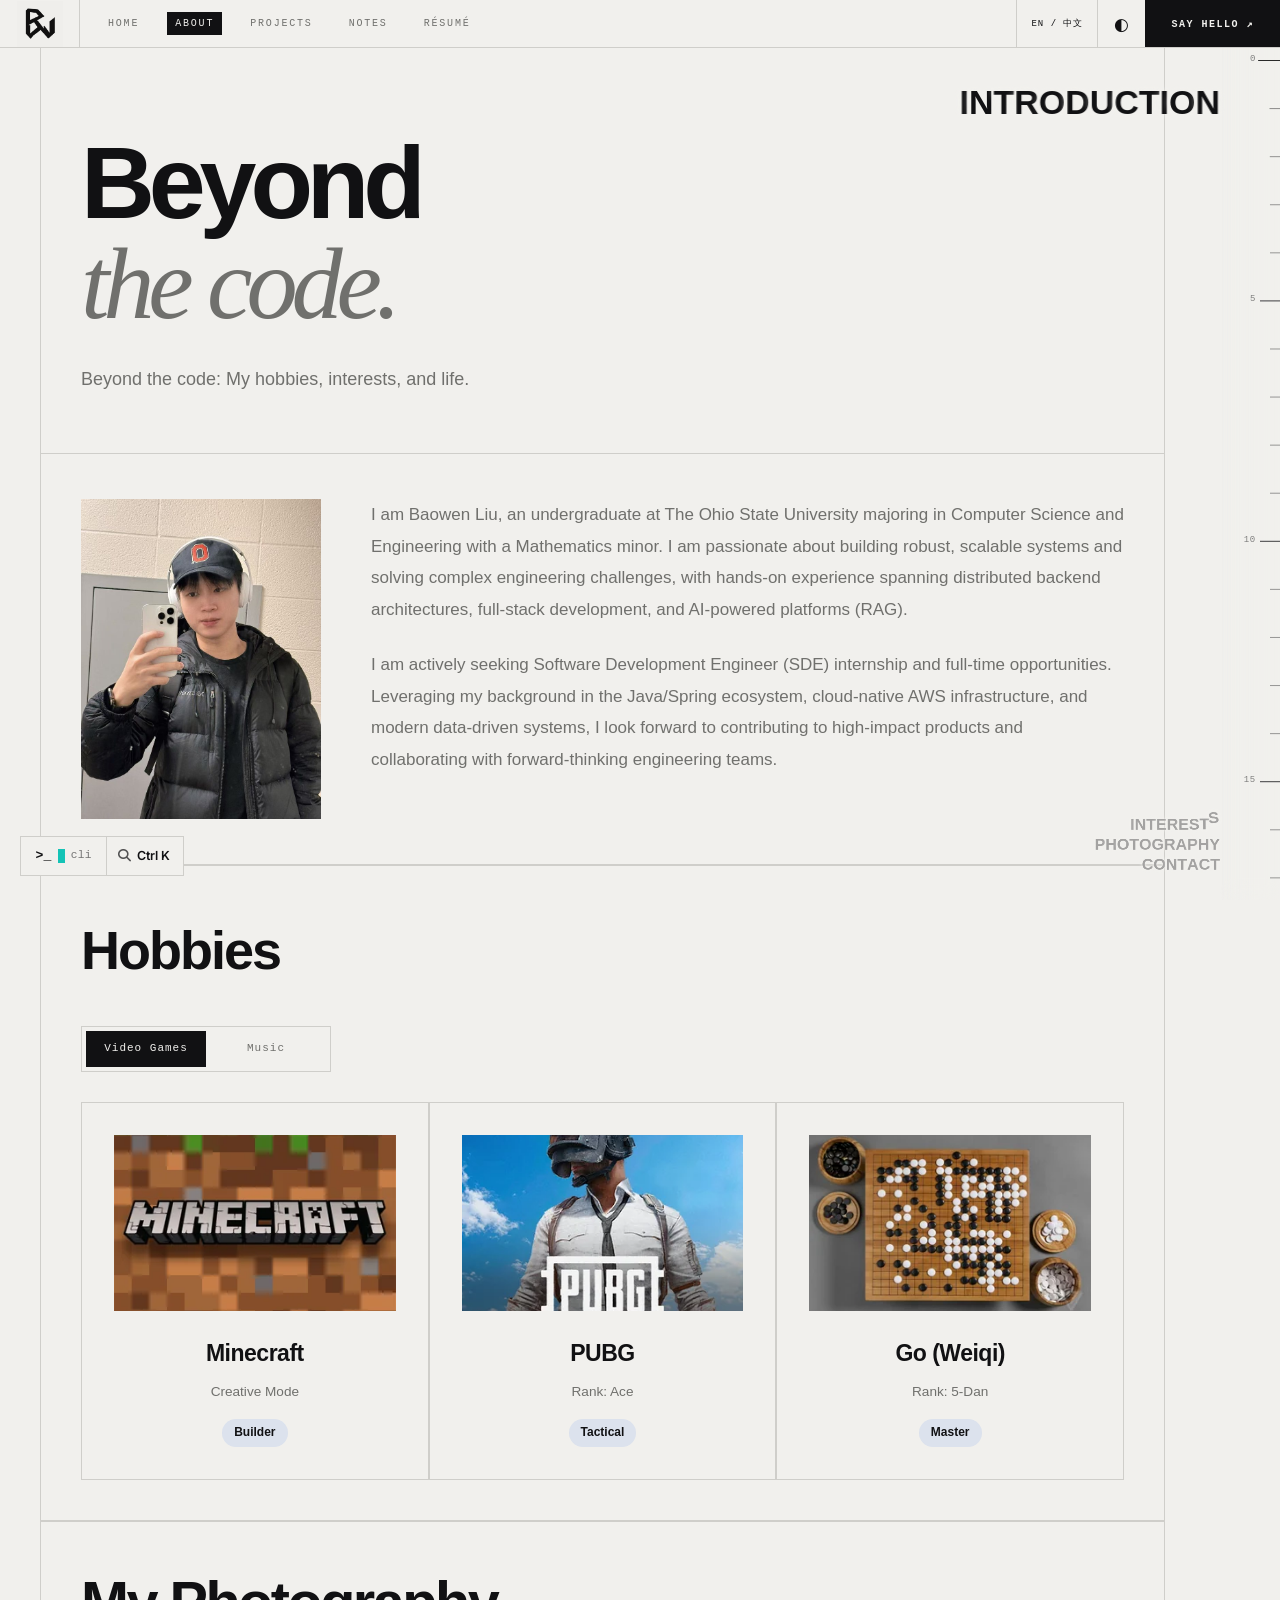
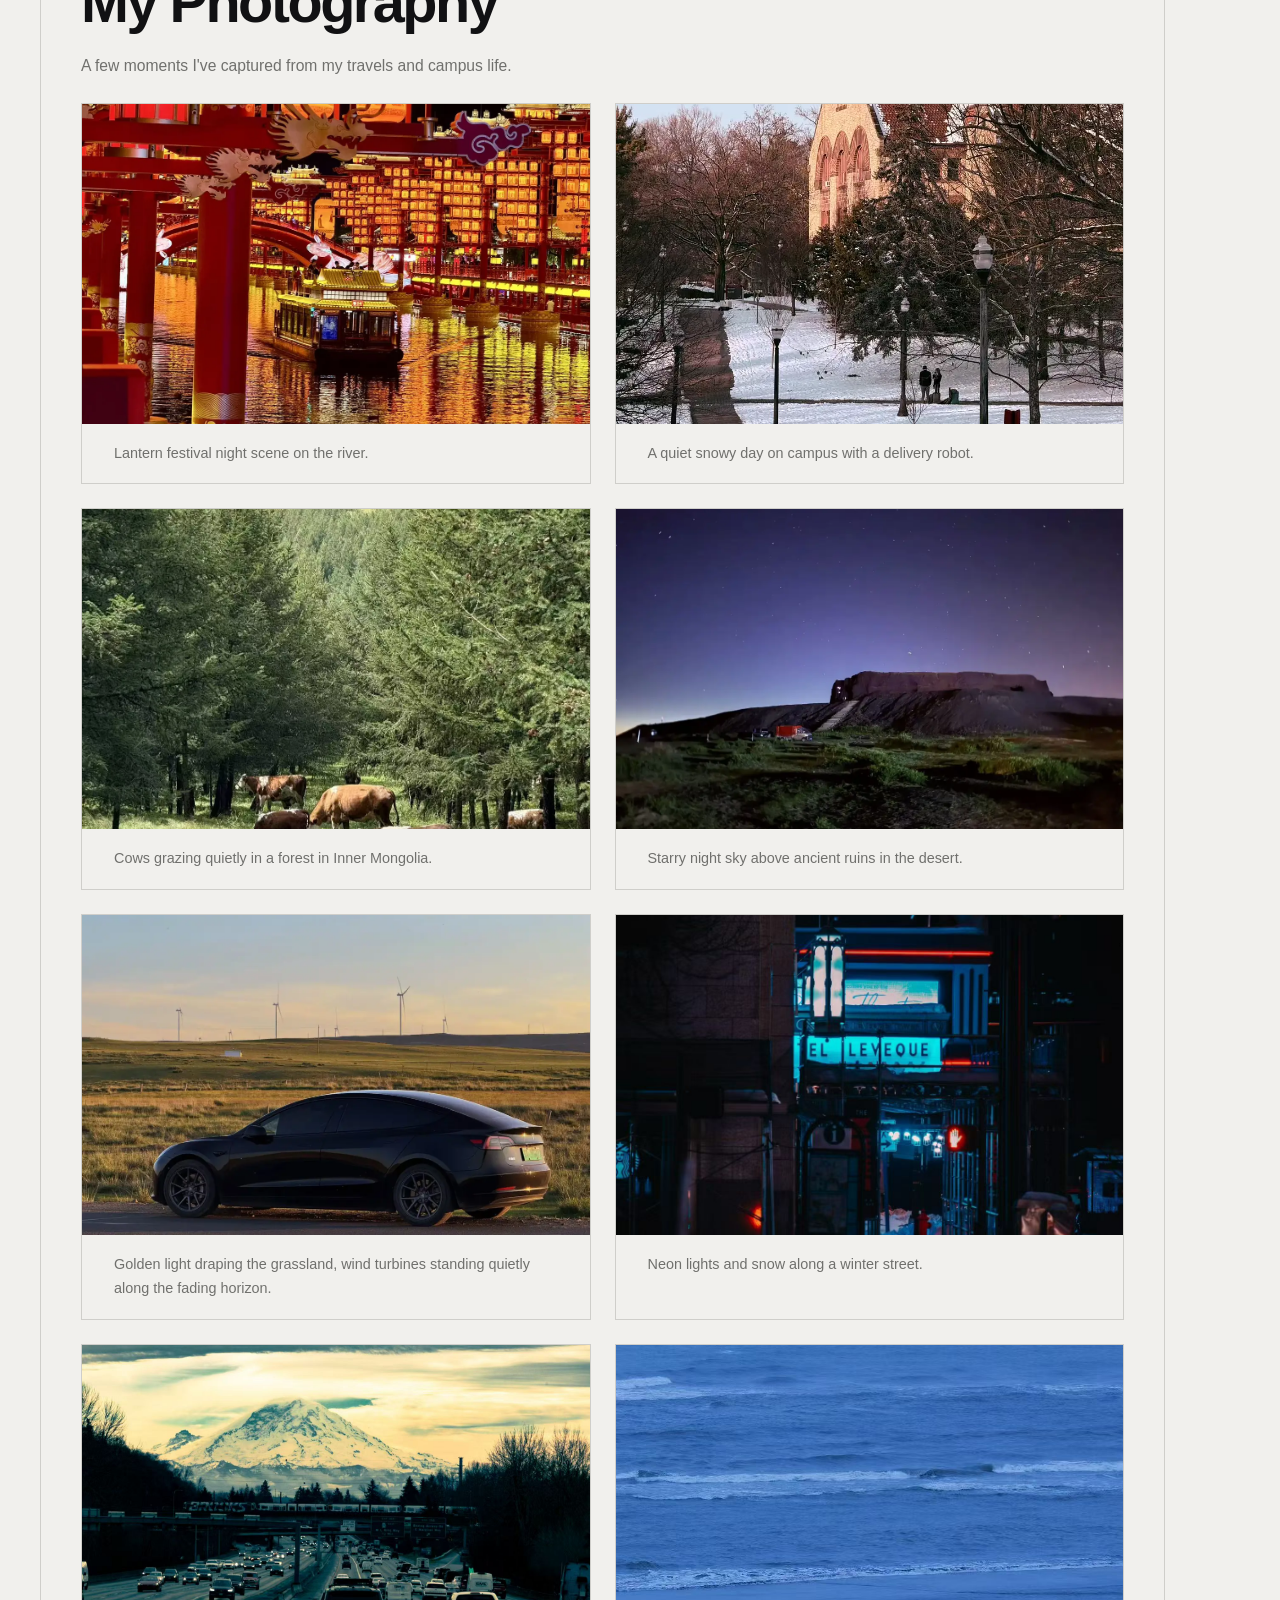
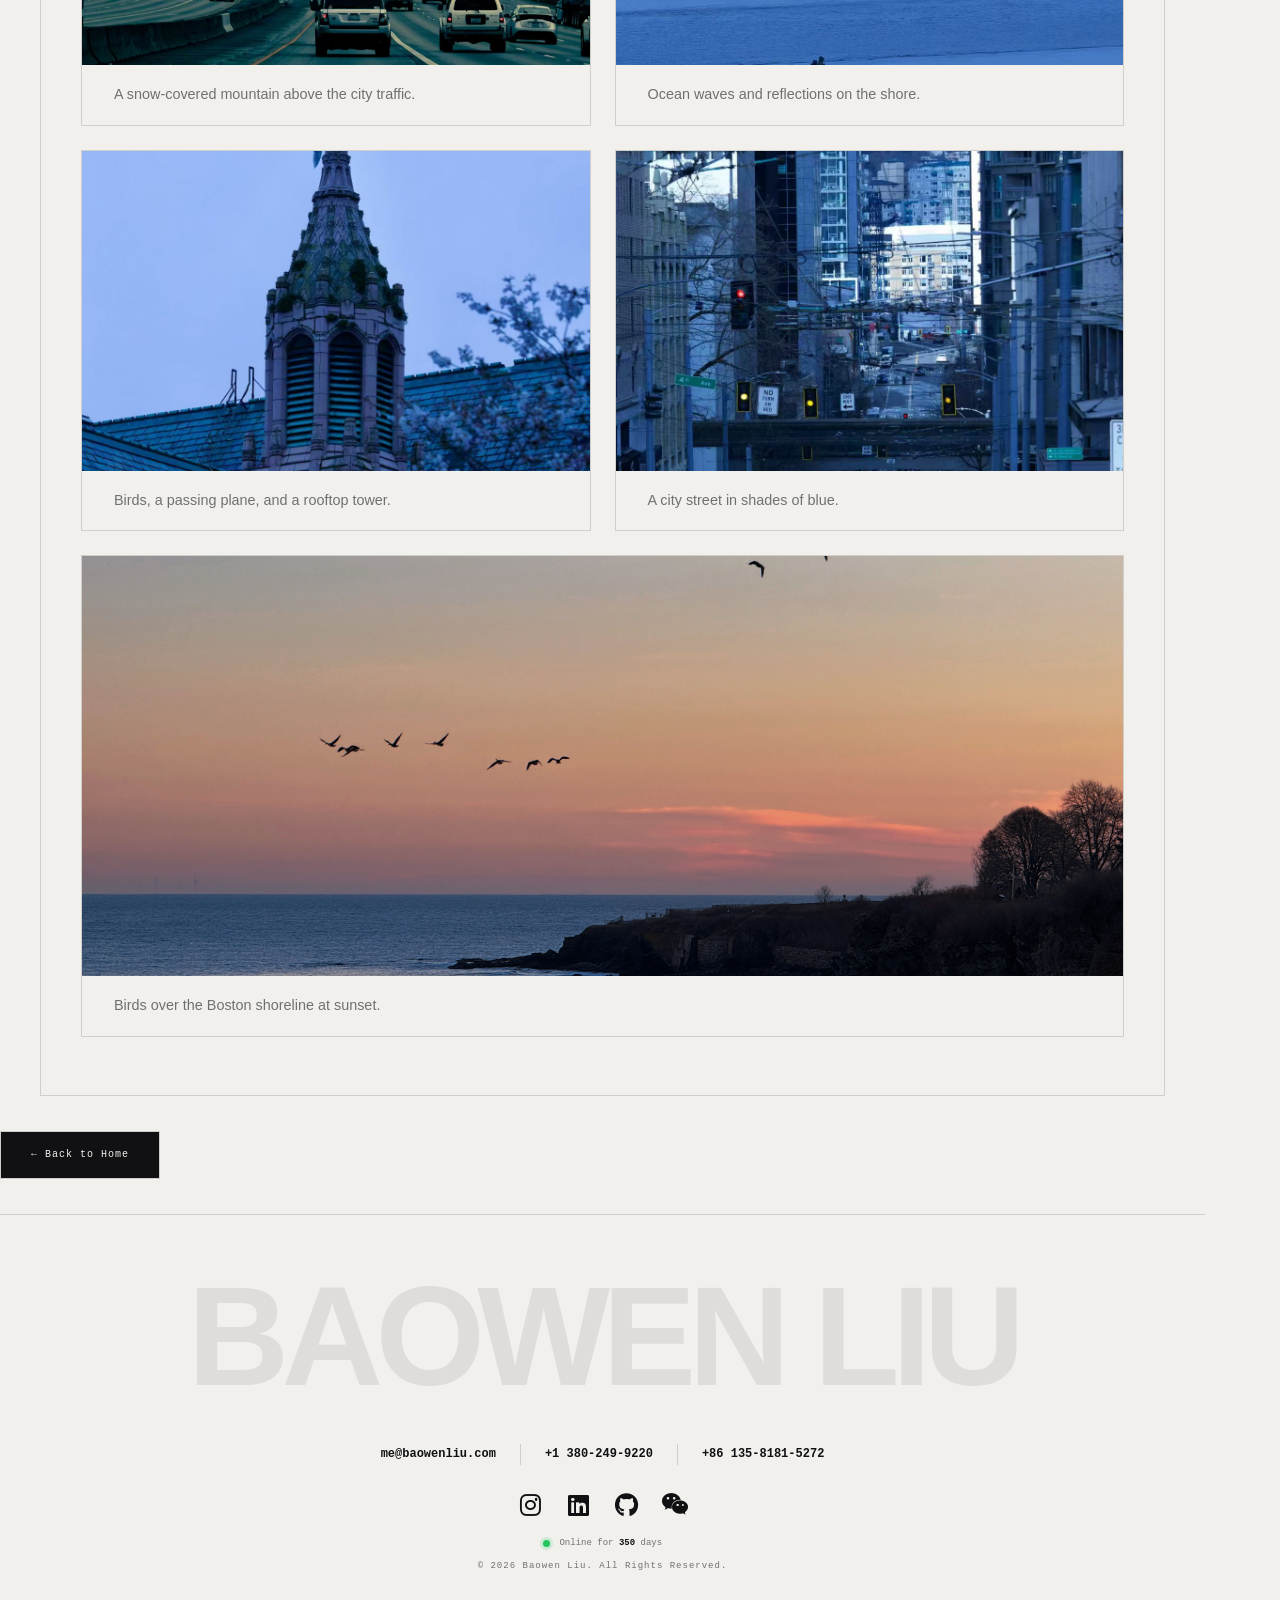
<file: about.html>
<!DOCTYPE html>
<html lang="en">
<head>
    <meta charset="UTF-8">
    <script>
        // Apply saved theme before first paint; fall back to the OS preference on first visit
        (function () {
            var s = localStorage.getItem('theme');
            var dark = s ? s === 'dark' : window.matchMedia('(prefers-color-scheme: dark)').matches;
            if (dark) document.documentElement.setAttribute('data-theme', 'dark');
        })();
    </script>
    <meta name="viewport" content="width=device-width, initial-scale=1.0">
    <title>About Me - Baowen Liu | 关于 刘宝文</title>
    <meta name="description"
        content="About Baowen Liu — CS & Engineering student at The Ohio State University. Hobbies, music, games, and photography beyond the code.">
    <meta name="author" content="Baowen Liu">
    <link rel="canonical" href="https://www.baowenliu.com/about.html">
    <meta property="og:title" content="About Me - Baowen Liu">
    <meta property="og:description" content="Beyond the code: my hobbies, interests, and life at Ohio State.">
    <meta property="og:image" content="https://www.baowenliu.com/assets/images/baowen-selfie.jpg">
    <meta property="og:url" content="https://www.baowenliu.com/about.html">
    <meta property="og:type" content="profile">
    <meta name="twitter:card" content="summary">

    <link rel="icon" type="image/png" href="assets/images/bw_logo.png">

    <link rel="preconnect" href="https://fonts.googleapis.com">

    <link rel="preconnect" href="https://fonts.gstatic.com" crossorigin>

    <link rel="preconnect" href="https://cdnjs.cloudflare.com" crossorigin>

    <link href="https://fonts.googleapis.com/css2?family=Inter:wght@400;500;600;700&display=swap" rel="stylesheet">
    <link rel="stylesheet" href="https://cdnjs.cloudflare.com/ajax/libs/font-awesome/6.4.0/css/all.min.css" media="print" onload="this.media='all'">
    <noscript><link rel="stylesheet" href="https://cdnjs.cloudflare.com/ajax/libs/font-awesome/6.4.0/css/all.min.css"></noscript>


    <link rel="stylesheet" href="assets/css/about.css?v=20261012-clean">

    <link rel="stylesheet" href="assets/css/site.css?v=20261018a">
    <link rel="stylesheet" href="assets/css/photo-wall.css?v=20261012l">
    <script src="assets/js/photo-previews.js?v=20261012l" defer></script>
    <script src="assets/js/progressive-photos.js?v=20261012l" defer></script>
    <script src="assets/js/scroll-instrument.js?v=20261014b" defer></script>
    <script src="assets/js/site.js?v=20261012p" defer></script>
</head>
<body class="about-page" data-page="about">

    <nav class="ac-nav" aria-label="Main navigation"><a href="index.html" class="ac-brand" aria-label="Baowen Liu home"><img src="assets/images/bw_logo.png" alt="Baowen Liu" width="46" height="46"></a><div class="ac-nav-links"><a href="index.html" data-en="Home" data-zh="主页">Home</a><a href="about.html" data-en="About" data-zh="关于" aria-current="page">About</a><a href="projects.html" data-en="Projects" data-zh="项目">Projects</a><a href="study.html" data-en="Notes" data-zh="笔记">Notes</a><a href="resume.html" data-en="Résumé" data-zh="简历">Résumé</a></div><div class="ac-nav-actions"><button id="lang-toggle" class="ac-language" aria-label="Switch language">EN / 中文</button><button id="theme-btn" class="ac-theme" aria-label="Toggle theme"><i class="fas fa-moon" aria-hidden="true"></i><span class="ac-theme-glyph" aria-hidden="true">◐</span></button><a class="ac-contact-link" href="mailto:me@baowenliu.com" data-en="Say hello ↗" data-zh="联系我 ↗">Say hello ↗</a><button class="ac-menu-toggle" aria-label="Open navigation" aria-expanded="false">☰</button></div></nav>

    <div class="header">
        <div class="header-title-row animate-on-scroll">
            <h1 id="more-about-title" data-en="Beyond<br><em>the code.</em>" data-zh="代码<br><em>之外。</em>">Beyond<br><em>the code.</em></h1>
        </div>
        <p class="animate-on-scroll delay-100" data-en="Beyond the code: My hobbies, interests, and life." data-zh="除了代码之外，这里是我的兴趣爱好和生活。">Beyond the code: My hobbies, interests, and life.</p>
    </div>

    <div id="biography" data-rail="INTRODUCTION" class="ac-section simple-card no-glass-box animate-on-scroll" style="padding: 2rem;">

        <div class="about-intro-layout">

            <!-- Left: Selfie -->
            <img src="assets/images/baowen-selfie.jpg"
                 alt="Baowen Liu Portrait"
                 class="about-selfie">

            <!-- Right: Text -->
            <div style="flex: 1; min-width: 260px;">

                <p data-en="I am Baowen Liu, an undergraduate at The Ohio State University majoring in Computer Science and Engineering with a Mathematics minor. I am passionate about building robust, scalable systems and solving complex engineering challenges, with hands-on experience spanning distributed backend architectures, full-stack development, and AI-powered platforms (RAG)."
                   data-zh="我叫刘宝文，目前就读于俄亥俄州立大学，主修计算机科学与工程，并辅修数学。我热衷于构建高可用、高扩展性的软件系统并攻克复杂的工程挑战，在分布式后端架构、全栈开发以及 AI 驱动平台（RAG）方面拥有扎实的实战经验。">
                    I am Baowen Liu, an undergraduate at The Ohio State University majoring in Computer Science and Engineering with a Mathematics minor. I am passionate about building robust, scalable systems and solving complex engineering challenges, with hands-on experience spanning distributed backend architectures, full-stack development, and AI-powered platforms (RAG).
                </p>

                <p data-en="I am actively seeking Software Development Engineer (SDE) internship and full-time opportunities. Leveraging my background in the Java/Spring ecosystem, cloud-native AWS infrastructure, and modern data-driven systems, I look forward to contributing to high-impact products and collaborating with forward-thinking engineering teams."
                   data-zh="我目前正在积极寻找软件开发工程师（SDE）实习与全职工作机会。期望结合自己在 Java/Spring 生态、云原生 AWS 基础设施及数据驱动系统方面的扎实技术积累，投入到具有实际影响力的生产级产品研发中，与优秀的工程师团队并肩协作。">
                    I am actively seeking Software Development Engineer (SDE) internship and full-time opportunities. Leveraging my background in the Java/Spring ecosystem, cloud-native AWS infrastructure, and modern data-driven systems, I look forward to contributing to high-impact products and collaborating with forward-thinking engineering teams.
                </p>

            </div>

        </div>
</div>




    <div id="hobbies" data-rail="INTERESTS" class="ac-section showcase-container animate-on-scroll delay-300">
        <div class="showcase-header" data-en="Hobbies" data-zh="兴趣爱好">Hobbies</div>

        <div class="toggle-wrapper">
            <div class="toggle-glider" id="glider"></div>
            <button class="toggle-btn active" onclick="switchTab('games')" data-en="Video Games" data-zh="电子游戏">Video Games</button>
            <button class="toggle-btn" onclick="switchTab('music')" data-en="Music" data-zh="音乐">Music</button>
        </div>

        <div id="games-panel" class="grid-panel games-grid active">
            <div class="game-card animate-on-scroll delay-100">
                <div class="card-img-box img-skeleton"><img src="assets/images/game_mc.webp" alt="MC" onerror="this.src='https://placehold.co/150x150?text=MC'" loading="lazy"></div>
                <div class="card-title" data-en="Minecraft" data-zh="我的世界">Minecraft</div>
                <div class="card-stat" data-en="Creative Mode" data-zh="创造模式">Creative Mode</div>
                <span class="stat-badge" data-en="Builder" data-zh="建造者">Builder</span>
            </div>
            <div class="game-card animate-on-scroll delay-200">
                <div class="card-img-box img-skeleton"><img src="assets/images/game_pubg.webp" alt="PUBG" onerror="this.src='https://placehold.co/150x150?text=PUBG'" loading="lazy"></div>
                <div class="card-title" data-en="PUBG" data-zh="绝地求生（PUBG）">PUBG</div>
                <div class="card-stat" data-en="Rank: Ace" data-zh="段位：王牌">Rank: Ace</div>
                <span class="stat-badge" data-en="Tactical" data-zh="战术型">Tactical</span>
            </div>
            <div class="game-card animate-on-scroll delay-300">
                <div class="card-img-box img-skeleton"><img src="assets/images/game_go.webp" alt="Go" onerror="this.src='https://placehold.co/150x150?text=Go'" loading="lazy"></div>
                <div class="card-title" data-en="Go (Weiqi)" data-zh="围棋（Weiqi）">Go (Weiqi)</div>
                <div class="card-stat" data-en="Rank: 5-Dan" data-zh="段位：业余五段">Rank: 5-Dan</div>
                <span class="stat-badge" data-en="Master" data-zh="大师">Master</span>
            </div>
        </div>

        <div id="music-panel" class="grid-panel music-grid">
            <div class="music-card animate-on-scroll delay-100">
                <div class="music-cover-wrapper img-skeleton"><img src="assets/images/cover_faded.webp" alt="Faded — Alan Walker album cover" class="music-cover" onerror="this.src='https://placehold.co/200?text=Faded'" loading="lazy"></div>
                <div class="music-info">
                    <div class="music-title" data-en="Faded" data-zh="Faded">Faded</div>
                    <div class="music-artist" data-en="Alan Walker" data-zh="Alan Walker">Alan Walker</div>
                    <audio controls preload="none"><source src="assets/audio/faded.mp3" type="audio/mpeg"></audio>
                </div>
            </div>
            <div class="music-card animate-on-scroll delay-200">
                <div class="music-cover-wrapper img-skeleton"><img src="assets/images/cover_eot.webp" alt="End of Time — Alan Walker, K-391 album cover" class="music-cover" onerror="this.src='https://placehold.co/200?text=EOT'" loading="lazy"></div>
                <div class="music-info">
                    <div class="music-title" data-en="End of Time" data-zh="End of Time">End of Time</div>
                    <div class="music-artist" data-en="Alan Walker, K-391" data-zh="Alan Walker, K-391">Alan Walker, K-391</div>
                    <audio controls preload="none"><source src="assets/audio/endoftime.mp3" type="audio/mpeg"></audio>
                </div>
            </div>
            <div class="music-card animate-on-scroll delay-300">
                <div class="music-cover-wrapper img-skeleton"><img src="assets/images/cover_huahai.webp" alt="花海 — Jay Chou album cover" class="music-cover" onerror="this.src='https://placehold.co/200?text=HuaHai'" loading="lazy"></div>
                <div class="music-info">
                    <div class="music-title" data-en="花海" data-zh="花海">花海</div>
                    <div class="music-artist" data-en="Jay Chou" data-zh="周杰伦">Jay Chou</div>
                    <audio controls preload="none"><source src="assets/audio/huahai.mp3" type="audio/mpeg"></audio>
                </div>
            </div>
            <div class="music-card animate-on-scroll delay-400">
                <div class="music-cover-wrapper img-skeleton"><img src="assets/images/cover_qing.webp" alt="晴 — Silence Wang album cover" class="music-cover" onerror="this.src='https://placehold.co/200?text=Qing'" loading="lazy"></div>
                <div class="music-info">
                    <div class="music-title" data-en="晴" data-zh="晴">晴</div>
                    <div class="music-artist" data-en="Silence Wang" data-zh="汪苏泷">Silence Wang</div>
                    <audio controls preload="none"><source src="assets/audio/qing.mp3" type="audio/mpeg"></audio>
                </div>
            </div>
        </div>
    </div>

    <div id="photography" data-rail="PHOTOGRAPHY" class="ac-section photo-section animate-on-scroll delay-300">
        <h2 class="photo-title" data-en="My Photography" data-zh="我的摄影作品">My Photography</h2>
        <p class="photo-sub" data-en="A few moments I've captured from my travels and campus life." data-zh="这里是我在旅行和校园生活中记录的一些瞬间。">
            A few moments I've captured from my travels and campus life.
        </p>

<div class="photo-grid">
            <figure class="photo-card animate-on-scroll delay-100">
                <div class="progressive-photo" data-progressive-photo style="--photo-colour:#72190f;--photo-preview:url('/assets/images/previews/photo-lantern-boat.jpg')"><img data-src="assets/images/photo-lantern-boat.webp" alt="Lantern festival boat at night" width="1200" height="900"></div>
                <figcaption class="photo-caption" data-en="Lantern festival night scene on the river." data-zh="河面上的灯会夜景。">
                    Lantern festival night scene on the river.
                </figcaption>
            </figure>


            <figure class="photo-card animate-on-scroll delay-200">
                <div class="progressive-photo" data-progressive-photo style="--photo-colour:#d0e2f0;--photo-preview:url('/assets/images/previews/photo-campus-snow.jpg')"><img data-src="assets/images/photo-campus-snow.webp" alt="Snowy campus path with robot" width="900" height="1200"></div>
                <figcaption class="photo-caption" data-en="A quiet snowy day on campus with a delivery robot." data-zh="校园里安静的雪天和送货机器人。">
                    A quiet snowy day on campus with a delivery robot.
                </figcaption>
            </figure>

            <figure class="photo-card animate-on-scroll delay-250">
                <div class="progressive-photo" data-progressive-photo style="--photo-colour:#939c67;--photo-preview:url('/assets/images/previews/photo-forest-cows.jpg')"><img data-src="assets/images/photo-forest-cows.webp" alt="Cows grazing in a green forest" width="1133" height="1200"></div>
                <figcaption class="photo-caption" data-en="Cows grazing quietly in a forest in Inner Mongolia." data-zh="内蒙古森林里安静吃草的牛群。">
                    Cows grazing quietly in a forest in Inner Mongolia.
                </figcaption>
            </figure>

            <figure class="photo-card animate-on-scroll delay-300">
                <div class="progressive-photo" data-progressive-photo style="--photo-colour:#4f4b76;--photo-preview:url('/assets/images/previews/photo-night-stars.jpg')"><img data-src="assets/images/photo-night-stars.webp" alt="Night sky full of stars over ruins" width="1200" height="900"></div>
                <figcaption class="photo-caption" data-en="Starry night sky above ancient ruins in the desert." data-zh="沙漠遗址上空的繁星夜空。">
                    Starry night sky above ancient ruins in the desert.
                </figcaption>
            </figure>

            <figure class="photo-card animate-on-scroll delay-350">
                <div class="progressive-photo" data-progressive-photo style="--photo-colour:#aebcc4;--photo-preview:url('/assets/images/previews/photo-tesla-windfarm.jpg')"><img data-src="assets/images/photo-tesla-windfarm.webp" alt="Tesla parked in front of wind turbines at sunset" width="1200" height="900"></div>
                <figcaption class="photo-caption"
                    data-en="Golden light draping the grassland, wind turbines standing quietly along the fading horizon."
                    data-zh="金色夕阳洒落在草原上，风机静静矗立在渐远的天边。">
                    Golden light draping the grassland, wind turbines standing quietly along the fading horizon.
                </figcaption>
            </figure>

            <figure class="photo-card animate-on-scroll">
                <div class="progressive-photo" data-progressive-photo style="--photo-colour:#09090c;--photo-preview:url('/assets/images/previews/darkStreet.jpg')"><img data-src="assets/images/darkStreet.jpg" alt="Neon-lit winter street" width="1080" height="1620"></div>
                <figcaption class="photo-caption" data-en="Neon lights and snow along a winter street." data-zh="冬日街巷里的霓虹与积雪。">Neon lights and snow along a winter street.</figcaption>
            </figure>

            <figure class="photo-card animate-on-scroll">
                <div class="progressive-photo" data-progressive-photo style="--photo-colour:#1c3e42;--photo-preview:url('/assets/images/previews/Mount.jpg')"><img data-src="assets/images/Mount.jpg" alt="Snow-covered mountain beyond city traffic" width="1620" height="1080"></div>
                <figcaption class="photo-caption" data-en="A snow-covered mountain above the city traffic." data-zh="城市车流远处的雪山。">A snow-covered mountain above the city traffic.</figcaption>
            </figure>

            <figure class="photo-card animate-on-scroll">
                <div class="progressive-photo" data-progressive-photo style="--photo-colour:#6b9ad9;--photo-preview:url('/assets/images/previews/sea.jpg')"><img data-src="assets/images/sea.jpg" alt="Waves and reflected figures on the shoreline" width="810" height="1216"></div>
                <figcaption class="photo-caption" data-en="Ocean waves and reflections on the shore." data-zh="海浪与岸边的倒影。">Ocean waves and reflections on the shore.</figcaption>
            </figure>

            <figure class="photo-card animate-on-scroll">
                <div class="progressive-photo" data-progressive-photo style="--photo-colour:#173864;--photo-preview:url('/assets/images/previews/blueSky.jpg')"><img data-src="assets/images/blueSky.jpg" alt="Birds and a plane above a rooftop tower" width="1080" height="1620"></div>
                <figcaption class="photo-caption" data-en="Birds, a passing plane, and a rooftop tower." data-zh="飞鸟、掠过的飞机与屋顶塔楼。">Birds, a passing plane, and a rooftop tower.</figcaption>
            </figure>

            <figure class="photo-card animate-on-scroll">
                <div class="progressive-photo" data-progressive-photo style="--photo-colour:#557aa5;--photo-preview:url('/assets/images/previews/BlueSEA.jpg')"><img data-src="assets/images/BlueSEA.jpg" alt="City street in cool blue tones" width="1080" height="1620"></div>
                <figcaption class="photo-caption" data-en="A city street in shades of blue." data-zh="蓝色调里的城市街道。">A city street in shades of blue.</figcaption>
            </figure>

            <figure class="photo-card animate-on-scroll">
                <div class="progressive-photo" data-progressive-photo style="--photo-colour:#b7937c;--photo-preview:url('/assets/images/previews/sea_boston.jpg')"><img data-src="assets/images/sea_boston.jpg" alt="Birds over the Boston shoreline at sunset" width="4032" height="3024"></div>
                <figcaption class="photo-caption" data-en="Birds over the Boston shoreline at sunset." data-zh="波士顿海岸日落时分的飞鸟。">Birds over the Boston shoreline at sunset.</figcaption>
            </figure>
        </div>
    </div>

    <a href="index.html" class="btn-home" data-en="← Back to Home" data-zh="← 返回主页">← Back to Home</a>

    <footer id="contact" class="watermark-footer">
        <div class="footer-contact">
            <p data-en="me@baowenliu.com" data-zh="me@baowenliu.com">
                me@baowenliu.com
            </p>
            <p data-en="+1 380-249-9220" data-zh="+1 380-249-9220">
                +1 380-249-9220
            </p>
            <p data-en="+86 135-8181-5272" data-zh="+86 135-8181-5272">
                +86 135-8181-5272
            </p>
        </div>
        <div class="footer-socials">
            <a href="https://www.instagram.com/powersix2006/" target="_blank"><i class="fab fa-instagram"></i></a>
            <a href="https://www.linkedin.com/in/baowen-liu-959104340/" target="_blank"><i
                    class="fab fa-linkedin"></i></a>
            <a href="https://github.com/PowerSixxx" target="_blank"><i class="fab fa-github"></i></a>
            <a href="#" id="wechat-btn" title="Copy WeChat ID"><i class="fab fa-weixin"></i></a>
        </div>
        <p class="footer-copyright" data-en="&copy; {YEAR} Baowen Liu. All Rights Reserved."
            data-zh="&copy; {YEAR} 刘宝文。保留所有权利。">&copy; 2026 Baowen Liu. All Rights Reserved.</p>
    </footer>

    <div id="copy-toast" class="copy-toast" data-en="Copied to clipboard" data-zh="已复制到剪贴板">
        Copied to clipboard
    </div>

    <script src="assets/js/about-page.js?v=20261012-clean"></script>

    <!-- Skeleton shimmer: reveal images once they have loaded -->

<!-- Footer status card: uptime + visitor counts (GoatCounter) -->
    <script src="assets/js/site-stats.js?v=20260914c"></script>
    <!-- Command palette: ⌘K / Ctrl+K -->
    <script src="assets/js/palette.js?v=20261012h"></script>
    <!-- Easter egg: interactive terminal (press ` or click the >_ button) -->
    <script src="assets/js/terminal.js?v=20260923"></script>
</body>
</html>
</file>
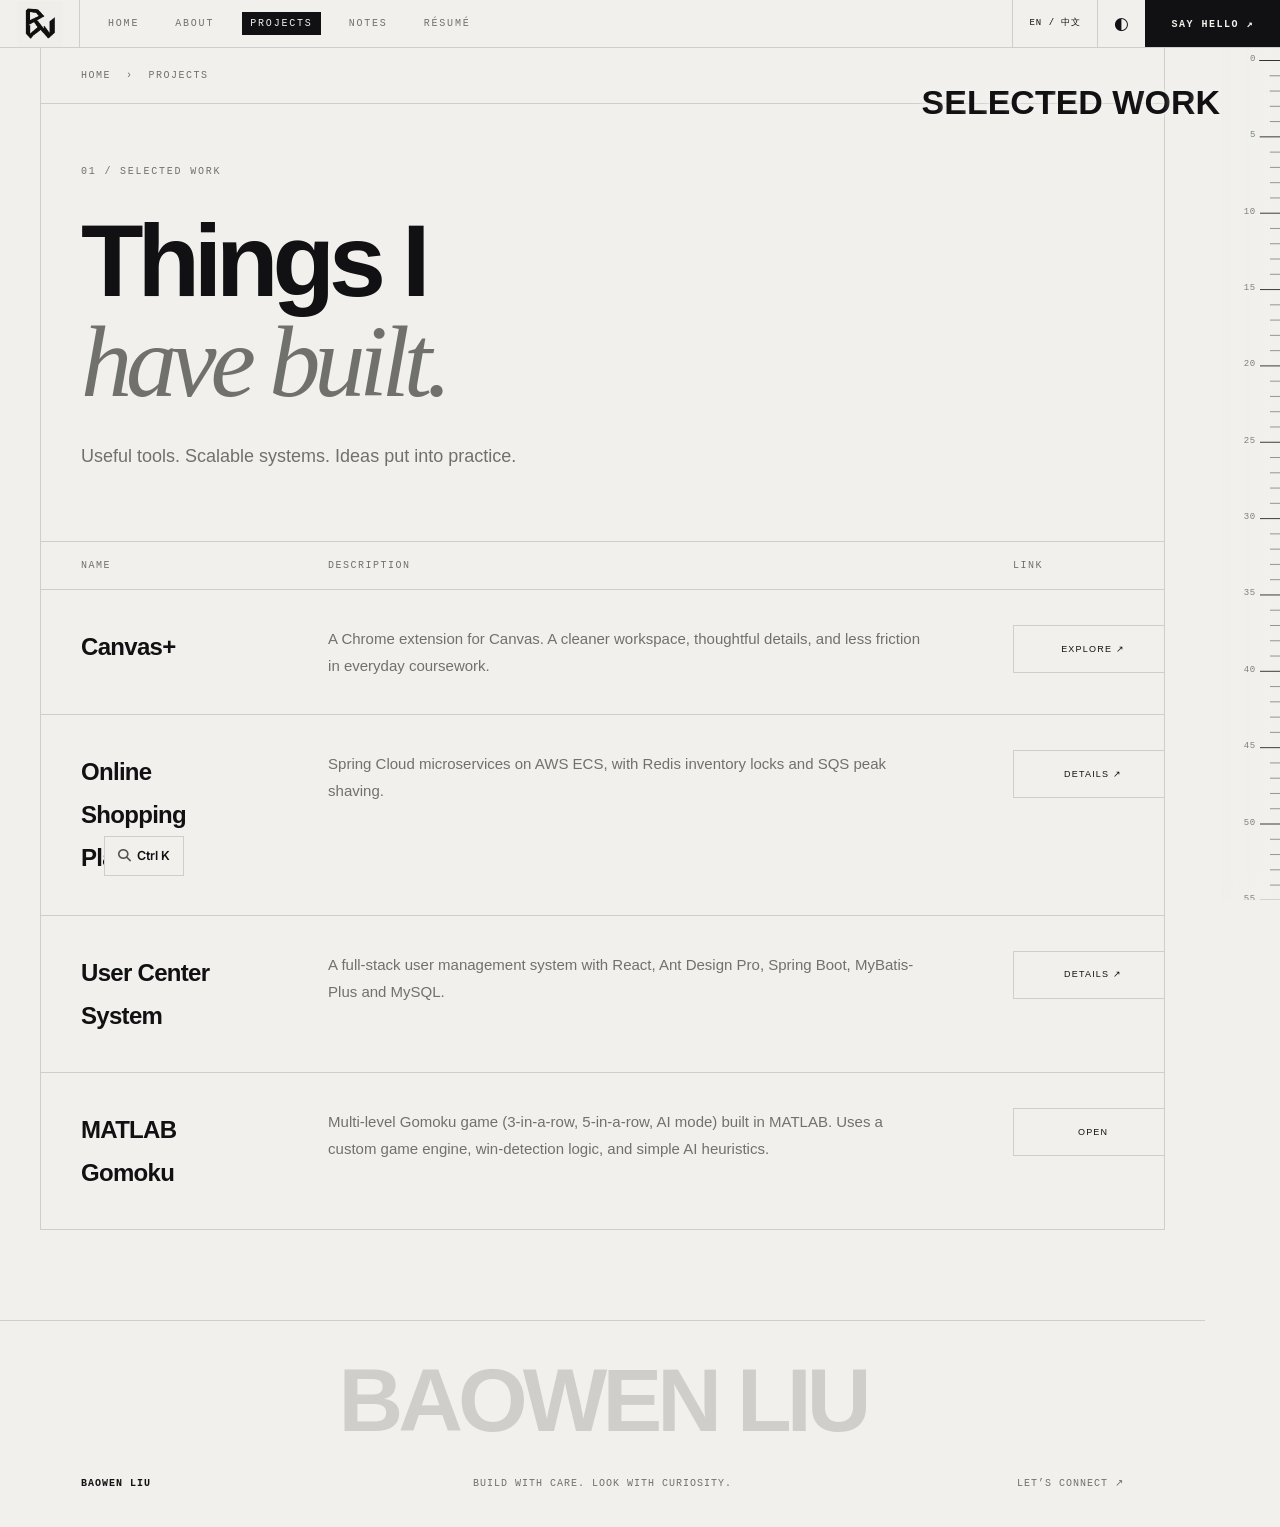
<file: projects.html>
<!DOCTYPE html>
<html lang="en">
<head>
    <script>(function(){var s=localStorage.getItem('theme');if(s?s==='dark':window.matchMedia('(prefers-color-scheme: dark)').matches)document.documentElement.setAttribute('data-theme','dark');})();</script>
    <meta charset="UTF-8">
    <title>Projects – Baowen Liu</title>
    <meta name="description" content="Software projects by Baowen Liu — CS & Engineering student at The Ohio State University.">
    <meta name="viewport" content="width=device-width, initial-scale=1.0">

    <!-- The font style is consistent with that of the homepage -->
    <link rel="preconnect" href="https://fonts.googleapis.com">
    <link rel="preconnect" href="https://fonts.gstatic.com" crossorigin>
    <link rel="preconnect" href="https://cdnjs.cloudflare.com" crossorigin>
    <link href="https://fonts.googleapis.com/css2?family=Inter:wght@300;400;600;700&display=swap" rel="stylesheet">

    <link rel="stylesheet" href="assets/css/projects.css?v=20261012-clean">

    <link rel="stylesheet" href="https://cdnjs.cloudflare.com/ajax/libs/font-awesome/6.4.0/css/all.min.css" media="print" onload="this.media='all'">
    <noscript><link rel="stylesheet" href="https://cdnjs.cloudflare.com/ajax/libs/font-awesome/6.4.0/css/all.min.css"></noscript>
    <link rel="stylesheet" href="assets/css/site.css?v=20261018a">
    <script src="assets/js/scroll-instrument.js?v=20261014b" defer></script>
    <script src="assets/js/site.js?v=20261012p" defer></script>
    <link rel="icon" type="image/png" href="assets/images/bw_logo.png">
</head>
<body data-page="projects">
<nav class="ac-nav" aria-label="Main navigation"><a href="index.html" class="ac-brand" aria-label="Baowen Liu home"><img src="assets/images/bw_logo.png" alt="Baowen Liu" width="46" height="46"></a><div class="ac-nav-links"><a href="index.html" data-en="Home" data-zh="主页">Home</a><a href="about.html" data-en="About" data-zh="关于">About</a><a href="projects.html" data-en="Projects" data-zh="项目" aria-current="page">Projects</a><a href="study.html" data-en="Notes" data-zh="笔记">Notes</a><a href="resume.html" data-en="Résumé" data-zh="简历">Résumé</a></div><div class="ac-nav-actions"><button id="ac-lang" class="ac-language" aria-label="Switch language">EN / 中文</button><button id="ac-theme" class="ac-theme" aria-label="Toggle theme"><i class="fas fa-moon" aria-hidden="true"></i><span class="ac-theme-glyph" aria-hidden="true">◐</span></button><a class="ac-contact-link" href="mailto:me@baowenliu.com" data-en="Say hello ↗" data-zh="联系我 ↗">Say hello ↗</a><button class="ac-menu-toggle" aria-label="Open navigation" aria-expanded="false">☰</button></div></nav>
<div class="container">
    <div class="breadcrumb">
        <a href="index.html" data-en="Home" data-zh="主页">Home</a> &nbsp;›&nbsp;
        <span data-en="Projects" data-zh="项目">Projects</span>
    </div>

    <div class="ac-page-heading"><p class="ac-eyebrow" data-en="01 / SELECTED WORK" data-zh="01 / 项目作品">01 / SELECTED WORK</p><h1 data-en="Things I<br><em>have built.</em>" data-zh="我创造的<br><em>那些东西。</em>">Things I<br><em>have built.</em></h1><p data-en="Useful tools. Scalable systems. Ideas put into practice." data-zh="实用工具，可扩展的系统，付诸实践的想法。">Useful tools. Scalable systems. Ideas put into practice.</p></div>

    <div id="work" class="projects-table ac-section" data-rail="SELECTED WORK">
        <table>
            <thead>
                <tr>
                    <th data-en="NAME" data-zh="名称">NAME</th>
                    <th data-en="DESCRIPTION" data-zh="描述">DESCRIPTION</th>
                    <th data-en="LINK" data-zh="链接">LINK</th>
                </tr>
            </thead>
            <tbody><tr id="canvas-plus"><td class="project-name">Canvas+</td><td class="project-desc"><span data-en="A Chrome extension for Canvas. A cleaner workspace, thoughtful details, and less friction in everyday coursework." data-zh="为 Canvas 打造的 Chrome 插件：更清爽的学习工作区，让日常课程体验更顺畅。">A Chrome extension for Canvas. A cleaner workspace, thoughtful details, and less friction in everyday coursework.</span></td><td class="link-group"><a href="canvas-plus/index.html" data-en="Explore ↗" data-zh="了解 ↗">Explore ↗</a></td></tr><tr id="shopping"><td class="project-name" data-en="Online Shopping Platform" data-zh="分布式电商平台">Online Shopping Platform</td><td class="project-desc"><span data-en="Spring Cloud microservices on AWS ECS, with Redis inventory locks and SQS peak shaving." data-zh="基于 Spring Cloud 与 AWS ECS 的微服务平台，使用 Redis 库存锁与 SQS 削峰。">Spring Cloud microservices on AWS ECS, with Redis inventory locks and SQS peak shaving.</span></td><td class="link-group"><a href="index.html#projects" data-en="Details ↗" data-zh="详情 ↗">Details ↗</a></td></tr><tr id="user-center"><td class="project-name" data-en="User Center System" data-zh="用户中心系统">User Center System</td><td class="project-desc"><span data-en="A full-stack user management system with React, Ant Design Pro, Spring Boot, MyBatis-Plus and MySQL." data-zh="使用 React、Ant Design Pro、Spring Boot、MyBatis-Plus 与 MySQL 构建的全栈用户管理系统。">A full-stack user management system with React, Ant Design Pro, Spring Boot, MyBatis-Plus and MySQL.</span></td><td class="link-group"><a href="index.html#projects" data-en="Details ↗" data-zh="详情 ↗">Details ↗</a></td></tr>
                <!-- Projects -->

                <tr id="gomoku">
                    <td class="project-name" data-en="MATLAB Gomoku" data-zh="MATLAB 五子棋">MATLAB Gomoku</td>
                    <td class="project-desc">
                        <span data-en="Multi-level Gomoku game (3-in-a-row, 5-in-a-row, AI mode) built in MATLAB. Uses a custom game engine, win-detection logic, and simple AI heuristics."
                              data-zh="使用 MATLAB 构建的多模式五子棋游戏（三子棋、五子棋、AI 模式）。包含自定义游戏引擎、胜利检测逻辑和基础 AI 策略。">
                            Multi-level Gomoku game (3-in-a-row, 5-in-a-row, AI mode) built in MATLAB. Uses a custom game engine, win-detection logic, and simple AI heuristics.
                        </span>
                    </td>
                    <td class="link-group">
                        <!-- Read 可以以后连到你写的详细介绍页，现在先占位 -->
                        <a href="https://github.com/PowerSixxx/MATLAB-Gomoku" target="_blank" data-en="Open" data-zh="打开">Open</a>
                    </td>
                </tr>

                <!-- 示例：以后再加别的项目 -->
                <!--
                <tr>
                    <td class="project-name">AI Flash Card Web App</td>
                    <td class="project-desc">
                        Interactive website for AI-powered learning, built with HTML/CSS and responsive layout.
                    </td>
                    <td class="link-group">
                        <a href="https://github.com/PowerSixxx/your-repo-name" target="_blank">Open</a>
                    </td>
                </tr>
                -->

            </tbody>
        </table>
    </div>
</div>
    <!-- Language sync with main site -->

    <!-- Visitor counting (GoatCounter) -->
    <script src="assets/js/site-stats.js?v=20260914c"></script>
    <!-- Command palette: ⌘K / Ctrl+K -->
    <script src="assets/js/palette.js?v=20261012h"></script>
<footer class="ac-simple-footer"><a href="index.html">BAOWEN LIU</a><span data-en="BUILD WITH CARE. LOOK WITH CURIOSITY." data-zh="认真创造。保持好奇。">BUILD WITH CARE. LOOK WITH CURIOSITY.</span><a href="mailto:me@baowenliu.com" data-en="LET’S CONNECT ↗" data-zh="联系我 ↗">LET’S CONNECT ↗</a></footer>
</body>
</html>
</file>
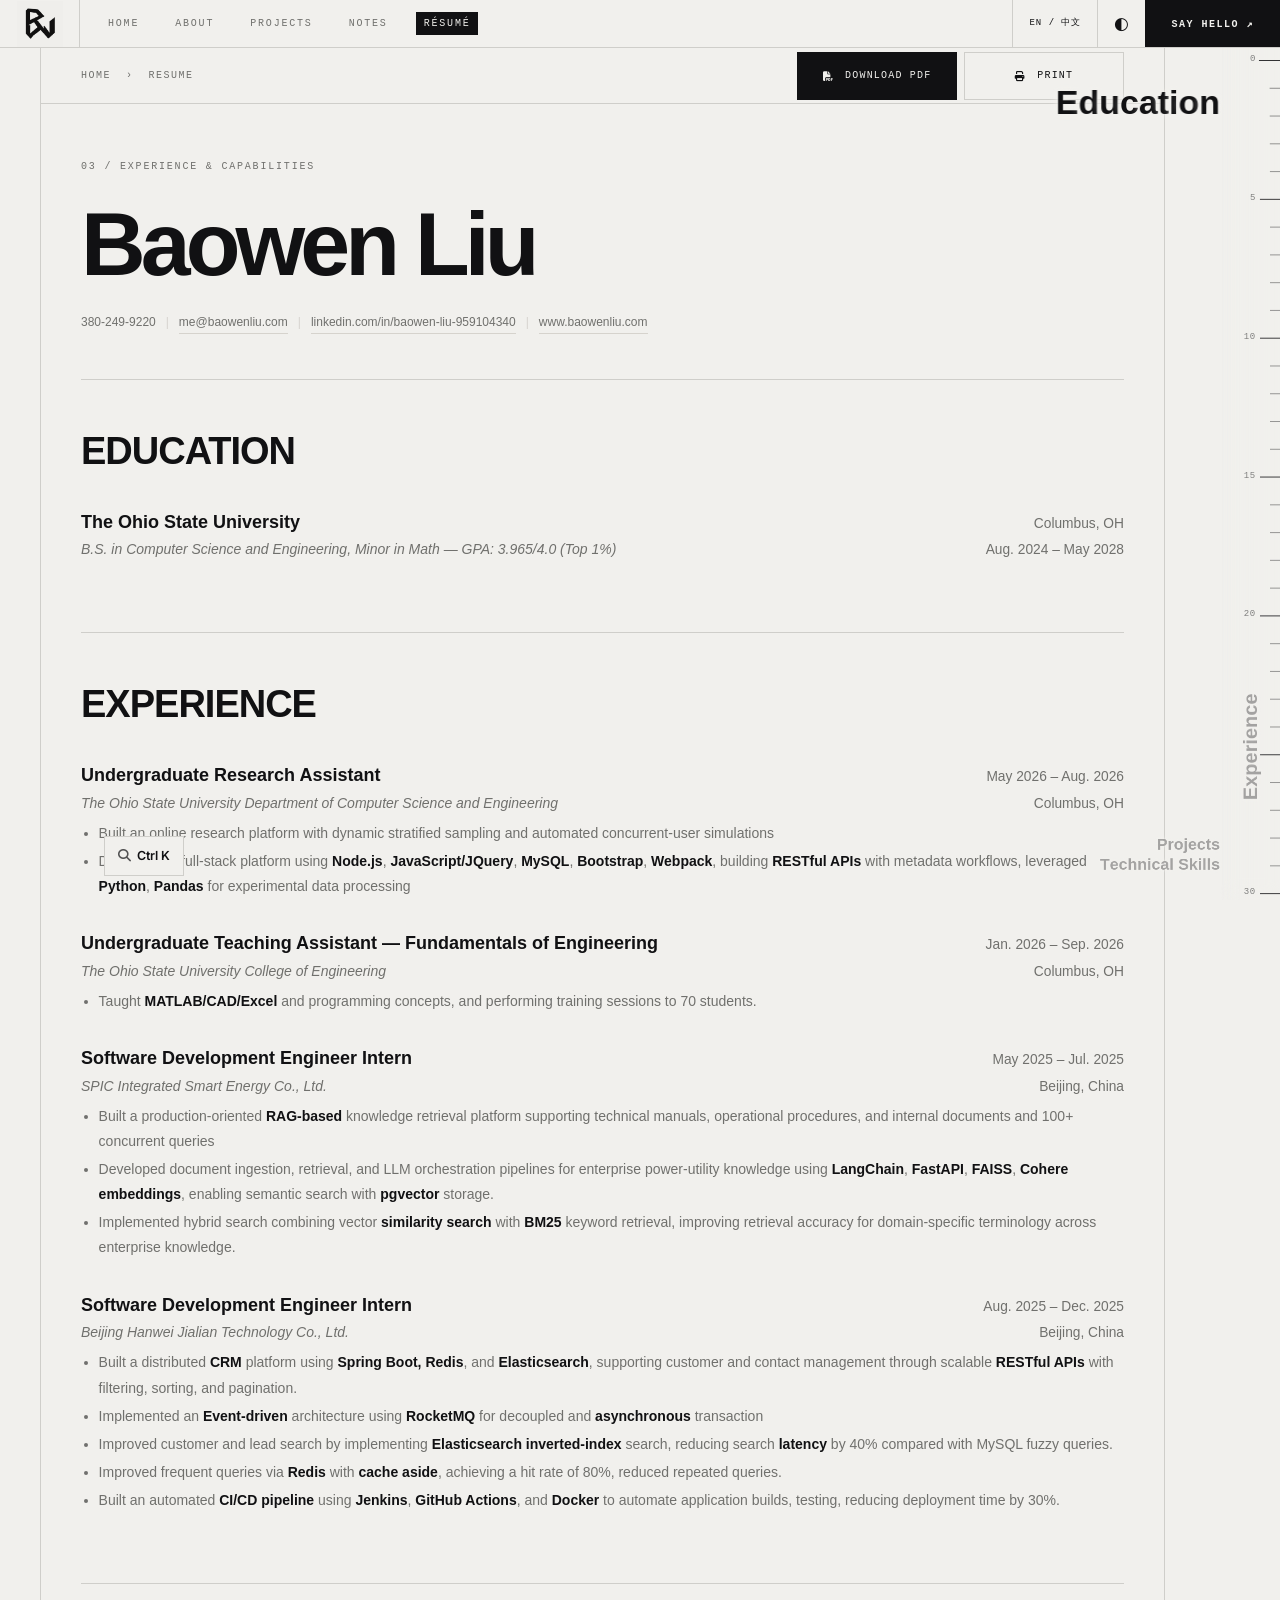
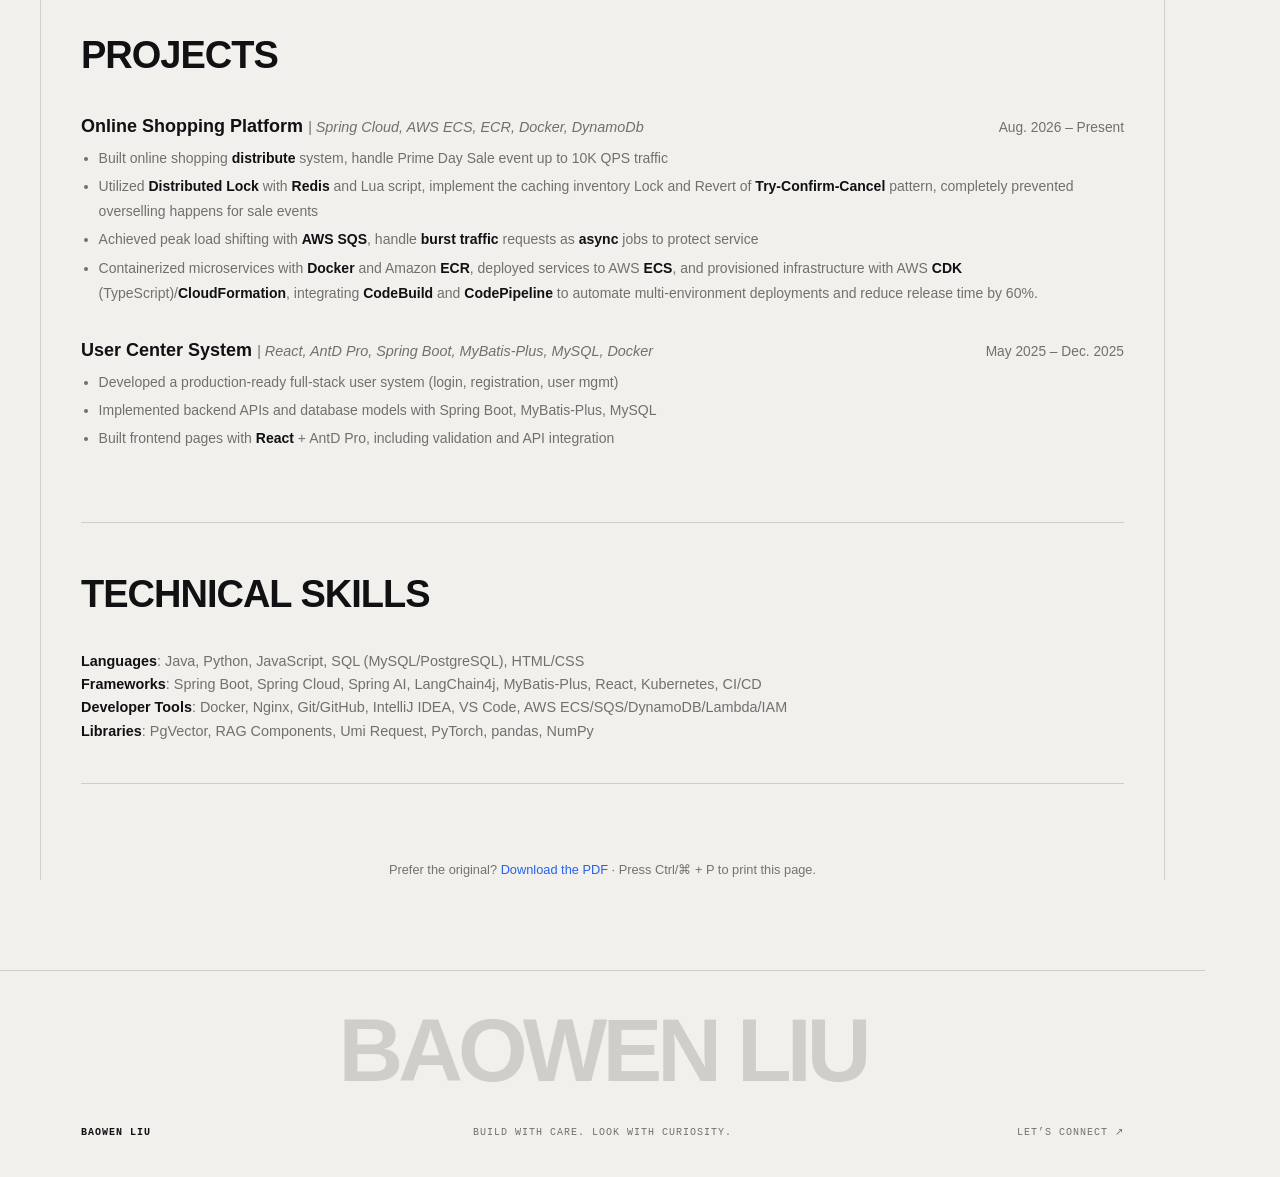
<file: resume.html>
<!DOCTYPE html>
<html lang="en">

<head>
    <script>(function(){var s=localStorage.getItem('theme');if(s?s==='dark':window.matchMedia('(prefers-color-scheme: dark)').matches)document.documentElement.setAttribute('data-theme','dark');})();</script>
    <meta charset="UTF-8">
    <meta name="viewport" content="width=device-width, initial-scale=1.0">
    <title>Resume – Baowen Liu</title>
    <meta name="description"
        content="Resume of Baowen Liu — B.S. Computer Science & Engineering at The Ohio State University (GPA 3.965). Software engineering internships in distributed systems, Spring Boot, AWS, and RAG platforms.">
    <meta name="author" content="Baowen Liu">
    <link rel="canonical" href="https://www.baowenliu.com/resume.html">
    <meta property="og:title" content="Resume – Baowen Liu">
    <meta property="og:description" content="Software engineer in training: distributed systems, Spring / AWS, RAG platforms. OSU CSE, GPA 3.965.">
    <meta property="og:image" content="https://www.baowenliu.com/assets/images/photo1.jpg">
    <meta property="og:url" content="https://www.baowenliu.com/resume.html">
    <meta property="og:type" content="profile">
    <meta name="twitter:card" content="summary">
    <link rel="icon" type="image/png" href="assets/images/bw_logo.png">

    <link rel="preconnect" href="https://fonts.googleapis.com">

    <link rel="preconnect" href="https://fonts.gstatic.com" crossorigin>

    <link rel="preconnect" href="https://cdnjs.cloudflare.com" crossorigin>

    <link href="https://fonts.googleapis.com/css2?family=Inter:wght@400;500;600;700&display=swap" rel="stylesheet">
    <link rel="stylesheet" href="https://cdnjs.cloudflare.com/ajax/libs/font-awesome/6.4.0/css/all.min.css" media="print" onload="this.media='all'">
    <noscript><link rel="stylesheet" href="https://cdnjs.cloudflare.com/ajax/libs/font-awesome/6.4.0/css/all.min.css"></noscript>

    <!-- Structured data so search engines understand this is a person's resume -->
    <script type="application/ld+json">
    {
      "@context": "https://schema.org",
      "@type": "Person",
      "name": "Baowen Liu",
      "url": "https://www.baowenliu.com/",
      "email": "mailto:me@baowenliu.com",
      "image": "https://www.baowenliu.com/assets/images/photo1.jpg",
      "jobTitle": "Software Development Engineer Intern",
      "alumniOf": { "@type": "CollegeOrUniversity", "name": "The Ohio State University" },
      "address": { "@type": "PostalAddress", "addressLocality": "Columbus", "addressRegion": "OH", "addressCountry": "US" },
      "sameAs": [
        "https://github.com/PowerSixxx",
        "https://www.linkedin.com/in/baowen-liu-959104340/"
      ],
      "knowsAbout": ["Java", "Spring Boot", "Spring Cloud", "Python", "AWS", "Distributed Systems", "Redis", "Elasticsearch", "RAG", "React"]
    }
    </script>

    <link rel="stylesheet" href="assets/css/resume.css?v=20261012-clean">

    <link rel="stylesheet" href="assets/css/site.css?v=20261018a">
    <script src="assets/js/scroll-instrument.js?v=20261014b" defer></script>
    <script src="assets/js/site.js?v=20261012p" defer></script>
</head>

<body data-page="resume">
<nav class="ac-nav" aria-label="Main navigation"><a href="index.html" class="ac-brand" aria-label="Baowen Liu home"><img src="assets/images/bw_logo.png" alt="Baowen Liu" width="46" height="46"></a><div class="ac-nav-links"><a href="index.html" data-en="Home" data-zh="主页">Home</a><a href="about.html" data-en="About" data-zh="关于">About</a><a href="projects.html" data-en="Projects" data-zh="项目">Projects</a><a href="study.html" data-en="Notes" data-zh="笔记">Notes</a><a href="resume.html" data-en="Résumé" data-zh="简历" aria-current="page">Résumé</a></div><div class="ac-nav-actions"><button id="ac-lang" class="ac-language" aria-label="Switch language">EN / 中文</button><button id="ac-theme" class="ac-theme" aria-label="Toggle theme"><i class="fas fa-moon" aria-hidden="true"></i><span class="ac-theme-glyph" aria-hidden="true">◐</span></button><a class="ac-contact-link" href="mailto:me@baowenliu.com" data-en="Say hello ↗" data-zh="联系我 ↗">Say hello ↗</a><button class="ac-menu-toggle" aria-label="Open navigation" aria-expanded="false">☰</button></div></nav>
    <div class="container">
        <div class="topbar">
            <div class="breadcrumb">
                <a href="index.html" data-en="Home" data-zh="主页">Home</a> &nbsp;›&nbsp;
                <span data-en="Resume" data-zh="简历">Resume</span>
            </div>
            <div class="actions">
                <a id="pdf-link" class="tb-btn primary" href="Baowen_Resume.pdf" target="_blank"
                    data-href-en="Baowen_Resume.pdf" data-href-zh="Baowen_Resume_CN.pdf">
                    <i class="fas fa-file-pdf" aria-hidden="true"></i>
                    <span data-en="Download PDF" data-zh="下载 PDF">Download PDF</span>
                </a>
                <button type="button" class="tb-btn" onclick="window.print()">
                    <i class="fas fa-print" aria-hidden="true"></i>
                    <span data-en="Print" data-zh="打印">Print</span>
                </button>
                <button type="button" class="tb-btn" id="lang-toggle" title="Switch language">EN | 中文</button>
                <button type="button" class="tb-btn icon" id="theme-toggle" title="Toggle theme"
                    aria-label="Toggle theme">
                    <i class="fas fa-moon" aria-hidden="true"></i>
                </button>
            </div>
        </div>

        <article class="paper" itemscope itemtype="https://schema.org/Person">
            <header class="r-head"><p class="ac-eyebrow" data-en="03 / EXPERIENCE &amp; CAPABILITIES" data-zh="03 / 经历与能力">03 / EXPERIENCE &amp; CAPABILITIES</p>
                <h1 itemprop="name" data-en="Baowen Liu" data-zh="刘宝文">Baowen Liu</h1>
                <div class="r-contact">
                    <span data-en="380-249-9220" data-zh="135-8181-5272">380-249-9220</span>
                    <span class="sep">|</span>
                    <a href="mailto:me@baowenliu.com" itemprop="email">me@baowenliu.com</a>
                    <span class="sep">|</span>
                    <a href="https://www.linkedin.com/in/baowen-liu-959104340/" target="_blank"
                        rel="noopener">linkedin.com/in/baowen-liu-959104340</a>
                    <span class="sep">|</span>
                    <a href="https://www.baowenliu.com/" itemprop="url">www.baowenliu.com</a>
                </div>
            </header>

            <!-- ===================== Education ===================== -->
            <section class="ac-resume-section r-section">
                <h2 data-en="Education" data-zh="教育背景">Education</h2>
                <div class="r-item">
                    <div class="r-row">
                        <span class="r-title" data-en="The Ohio State University"
                            data-zh="俄亥俄州立大学（The Ohio State University）">The Ohio State University</span>
                        <span class="r-where" data-en="Columbus, OH" data-zh="美国俄亥俄州哥伦布">Columbus, OH</span>
                    </div>
                    <div class="r-row">
                        <span class="r-org"
                            data-en="B.S. in Computer Science and Engineering, Minor in Math — GPA: 3.965/4.0 (Top 1%)"
                            data-zh="计算机科学与工程学士，辅修数学 — GPA: 3.965 / 4.0（专业前 1%）">B.S. in Computer Science and
                            Engineering, Minor in Math — GPA: 3.965/4.0 (Top 1%)</span>
                        <span class="r-when" data-en="Aug. 2024 – May 2028" data-zh="2024.08 – 2028.05">Aug. 2024 – May
                            2028</span>
                    </div>
                </div>
            </section>

            <!-- ===================== Experience ===================== -->
            <section class="ac-resume-section r-section">
                <h2 data-en="Experience" data-zh="工作与科研经历">Experience</h2>

                <div class="r-item">
                    <div class="r-row">
                        <span class="r-title" data-en="Undergraduate Research Assistant"
                            data-zh="本科科研助理（RA）">Undergraduate Research Assistant</span>
                        <span class="r-when" data-en="May 2026 – Aug. 2026" data-zh="2026.05 – 2026.08">May 2026 – Aug.
                            2026</span>
                    </div>
                    <div class="r-row">
                        <span class="r-org"
                            data-en="The Ohio State University Department of Computer Science and Engineering"
                            data-zh="俄亥俄州立大学计算机科学与工程系">The Ohio State University Department of Computer Science
                            and Engineering</span>
                        <span class="r-where" data-en="Columbus, OH" data-zh="美国俄亥俄州哥伦布">Columbus, OH</span>
                    </div>
                    <ul>
                        <li data-en="Built an online research platform with dynamic stratified sampling and automated concurrent-user simulations"
                            data-zh="构建支持动态分层抽样与自动化并发用户仿真的在线科研平台。">Built an online research platform with
                            dynamic stratified sampling and automated concurrent-user simulations</li>
                        <li data-en="Developed a full-stack platform using <strong>Node.js</strong>, <strong>JavaScript/JQuery</strong>, <strong>MySQL</strong>, <strong>Bootstrap</strong>, <strong>Webpack</strong>, building <strong>RESTful APIs</strong> with metadata workflows, leveraged <strong>Python</strong>, <strong>Pandas</strong> for experimental data processing"
                            data-zh="使用 <strong>Node.js</strong>、<strong>JavaScript/JQuery</strong>、<strong>MySQL</strong>、<strong>Bootstrap</strong>、<strong>Webpack</strong> 开发全栈平台，构建支持元数据工作流的 <strong>RESTful API</strong>，利用 <strong>Python</strong>、<strong>Pandas</strong> 进行实验数据处理。">
                            Developed a full-stack platform using <strong>Node.js</strong>,
                            <strong>JavaScript/JQuery</strong>, <strong>MySQL</strong>, <strong>Bootstrap</strong>,
                            <strong>Webpack</strong>, building <strong>RESTful APIs</strong> with metadata workflows,
                            leveraged <strong>Python</strong>, <strong>Pandas</strong> for experimental data processing
                        </li>
                    </ul>
                </div>

                <div class="r-item">
                    <div class="r-row">
                        <span class="r-title" data-en="Undergraduate Teaching Assistant — Fundamentals of Engineering"
                            data-zh="本科助教（TA）— 工程基础导论">Undergraduate Teaching Assistant — Fundamentals of
                            Engineering</span>
                        <span class="r-when" data-en="Jan. 2026 – Sep. 2026" data-zh="2026.01 – 2026.09">Jan. 2026 – Sep.
                            2026</span>
                    </div>
                    <div class="r-row">
                        <span class="r-org" data-en="The Ohio State University College of Engineering"
                            data-zh="俄亥俄州立大学工程学院">The Ohio State University College of Engineering</span>
                        <span class="r-where" data-en="Columbus, OH" data-zh="美国俄亥俄州哥伦布">Columbus, OH</span>
                    </div>
                    <ul>
                        <li data-en="Taught <strong>MATLAB/CAD/Excel</strong> and programming concepts, and performing training sessions to 70 students."
                            data-zh="教授 <strong>MATLAB/CAD/Excel</strong> 及编程概念，并面向 70 名学生开展实验培训。">Taught
                            <strong>MATLAB/CAD/Excel</strong> and programming concepts, and performing training sessions
                            to 70 students.
                        </li>
                    </ul>
                </div>

                <div class="r-item">
                    <div class="r-row">
                        <span class="r-title" data-en="Software Development Engineer Intern"
                            data-zh="软件开发工程师实习生">Software Development Engineer Intern</span>
                        <span class="r-when" data-en="May 2025 – Jul. 2025" data-zh="2025.05 – 2025.07">May 2025 – Jul.
                            2025</span>
                    </div>
                    <div class="r-row">
                        <span class="r-org" data-en="SPIC Integrated Smart Energy Co., Ltd."
                            data-zh="国家电投集团综合智慧能源有限公司（兆瓦云）">SPIC Integrated Smart Energy Co., Ltd.</span>
                        <span class="r-where" data-en="Beijing, China" data-zh="北京">Beijing, China</span>
                    </div>
                    <ul>
                        <li data-en="Built a production-oriented <strong>RAG-based</strong> knowledge retrieval platform supporting technical manuals, operational procedures, and internal documents and 100+ concurrent queries"
                            data-zh="构建面向生产环境的 <strong>RAG</strong> 知识检索平台，支持技术手册、操作规程与内部文档检索，承载 100+ 并发查询。">
                            Built a production-oriented <strong>RAG-based</strong> knowledge retrieval platform
                            supporting technical manuals, operational procedures, and internal documents and 100+
                            concurrent queries</li>
                        <li data-en="Developed document ingestion, retrieval, and LLM orchestration pipelines for enterprise power-utility knowledge using <strong>LangChain</strong>, <strong>FastAPI</strong>, <strong>FAISS</strong>, <strong>Cohere embeddings</strong>, enabling semantic search with <strong>pgvector</strong> storage."
                            data-zh="使用 <strong>LangChain</strong>、<strong>FastAPI</strong>、<strong>FAISS</strong>、<strong>Cohere embeddings</strong> 开发面向企业电力知识的文档导入、检索与 LLM 编排查询数据流，结合 <strong>pgvector</strong> 存储实现语义检索。">
                            Developed document ingestion, retrieval, and LLM orchestration pipelines for enterprise
                            power-utility knowledge using <strong>LangChain</strong>, <strong>FastAPI</strong>,
                            <strong>FAISS</strong>, <strong>Cohere embeddings</strong>, enabling semantic search with
                            <strong>pgvector</strong> storage.
                        </li>
                        <li data-en="Implemented hybrid search combining vector <strong>similarity search</strong> with <strong>BM25</strong> keyword retrieval, improving retrieval accuracy for domain-specific terminology across enterprise knowledge."
                            data-zh="实现结合向量的<strong>语义近似性检索</strong>与 <strong>BM25</strong> 关键词检索的混合检索（Hybrid Search），提升企业知识中特定领域术语的检索准确率。">
                            Implemented hybrid search combining vector <strong>similarity search</strong> with
                            <strong>BM25</strong> keyword retrieval, improving retrieval accuracy for domain-specific
                            terminology across enterprise knowledge.
                        </li>
                    </ul>
                </div>

                <div class="r-item">
                    <div class="r-row">
                        <span class="r-title" data-en="Software Development Engineer Intern"
                            data-zh="软件开发工程师实习生">Software Development Engineer Intern</span>
                        <span class="r-when" data-en="Aug. 2025 – Dec. 2025" data-zh="2025.08 – 2025.12">Aug. 2025 – Dec.
                            2025</span>
                    </div>
                    <div class="r-row">
                        <span class="r-org" data-en="Beijing Hanwei Jialian Technology Co., Ltd."
                            data-zh="北京汉维嘉联科技有限公司">Beijing Hanwei Jialian Technology Co., Ltd.</span>
                        <span class="r-where" data-en="Beijing, China" data-zh="北京">Beijing, China</span>
                    </div>
                    <ul>
                        <li data-en="Built a distributed <strong>CRM</strong> platform using <strong>Spring Boot, Redis</strong>, and <strong>Elasticsearch</strong>, supporting customer and contact management through scalable <strong>RESTful APIs</strong> with filtering, sorting, and pagination."
                            data-zh="使用 <strong>Spring Boot</strong>、<strong>Redis</strong> 和 <strong>Elasticsearch</strong> 构建分布式 <strong>CRM</strong> 平台，通过支持过滤、排序与分页的高扩展 <strong>RESTful API</strong> 实现客户与联系人管理。">
                            Built a distributed <strong>CRM</strong> platform using <strong>Spring Boot, Redis</strong>,
                            and <strong>Elasticsearch</strong>, supporting customer and contact management through
                            scalable <strong>RESTful APIs</strong> with filtering, sorting, and pagination.</li>
                        <li data-en="Implemented an <strong>Event-driven</strong> architecture using <strong>RocketMQ</strong> for decoupled and <strong>asynchronous</strong> transaction"
                            data-zh="使用 <strong>RocketMQ</strong> 实现<strong>事件驱动</strong>架构，用于解耦与<strong>异步</strong>事务处理。">
                            Implemented an <strong>Event-driven</strong> architecture using <strong>RocketMQ</strong>
                            for decoupled and <strong>asynchronous</strong> transaction</li>
                        <li data-en="Improved customer and lead search by implementing <strong>Elasticsearch inverted-index</strong> search, reducing search <strong>latency</strong> by 40% compared with MySQL fuzzy queries."
                            data-zh="通过实现 <strong>Elasticsearch 倒排索引</strong>检索优化客户与线索搜索，相比 MySQL 模糊查询将搜索<strong>延迟</strong>降低 40%。">
                            Improved customer and lead search by implementing <strong>Elasticsearch
                                inverted-index</strong> search, reducing search <strong>latency</strong> by 40% compared
                            with MySQL fuzzy queries.</li>
                        <li data-en="Improved frequent queries via <strong>Redis</strong> with <strong>cache aside</strong>, achieving a hit rate of 80%, reduced repeated queries."
                            data-zh="通过结合 <strong>Cache-Aside</strong> 的 <strong>Redis</strong> 优化高频查询，实现 80% 命中率，减少重复查询。">
                            Improved frequent queries via <strong>Redis</strong> with <strong>cache aside</strong>,
                            achieving a hit rate of 80%, reduced repeated queries.</li>
                        <li data-en="Built an automated <strong>CI/CD pipeline</strong> using <strong>Jenkins</strong>, <strong>GitHub Actions</strong>, and <strong>Docker</strong> to automate application builds, testing, reducing deployment time by 30%."
                            data-zh="使用 <strong>Jenkins</strong>、<strong>GitHub Actions</strong> 和 <strong>Docker</strong> 构建自动化 <strong>CI/CD 流水线</strong>，自动化应用构建与测试，将部署时间缩短 30%。">
                            Built an automated <strong>CI/CD pipeline</strong> using <strong>Jenkins</strong>,
                            <strong>GitHub Actions</strong>, and <strong>Docker</strong> to automate application builds,
                            testing, reducing deployment time by 30%.</li>
                    </ul>
                </div>
            </section>

            <!-- ===================== Projects ===================== -->
            <section class="ac-resume-section r-section">
                <h2 data-en="Projects" data-zh="项目经历">Projects</h2>

                <div class="r-item">
                    <div class="r-row">
                        <span class="r-title"
                            data-en="Online Shopping Platform <span class='stack'>| Spring Cloud, AWS ECS, ECR, Docker, DynamoDb</span>"
                            data-zh="高并发分布式电商购物平台 <span class='stack'>| Spring Cloud, AWS ECS, ECR, Docker, DynamoDB, Redis</span>">Online
                            Shopping Platform <span class="stack">| Spring Cloud, AWS ECS, ECR, Docker,
                                DynamoDb</span></span>
                        <span class="r-when" data-en="Aug. 2026 – Present" data-zh="2026.08 – 至今">Aug. 2026 –
                            Present</span>
                    </div>
                    <ul>
                        <li data-en="Built online shopping <strong>distribute</strong> system, handle Prime Day Sale event up to 10K QPS traffic"
                            data-zh="构建在线购物<strong>分布式</strong>系统，应对 Prime Day 大促活动高达 <strong>10K QPS</strong> 的流量。">
                            Built online shopping <strong>distribute</strong> system, handle Prime Day Sale event up to
                            10K QPS traffic</li>
                        <li data-en="Utilized <strong>Distributed Lock</strong> with <strong>Redis</strong> and Lua script, implement the caching inventory Lock and Revert of <strong>Try-Confirm-Cancel</strong> pattern, completely prevented overselling happens for sale events"
                            data-zh="利用 <strong>Redis</strong> 与 Lua 脚本实现<strong>分布式锁</strong>，落实 <strong>Try-Confirm-Cancel (TCC)</strong> 模式下的缓存库存锁定与回滚，彻底防止大促活动发生超卖。">
                            Utilized <strong>Distributed Lock</strong> with <strong>Redis</strong> and Lua script,
                            implement the caching inventory Lock and Revert of <strong>Try-Confirm-Cancel</strong>
                            pattern, completely prevented overselling happens for sale events</li>
                        <li data-en="Achieved peak load shifting with <strong>AWS SQS</strong>, handle <strong>burst traffic</strong> requests as <strong>async</strong> jobs to protect service"
                            data-zh="基于 <strong>AWS SQS</strong> 构建异步任务处理机制，通过消息队列缓冲<strong>突发流量</strong>、实现削峰填谷，降低下游服务瞬时负载，提升系统在高并发场景下的可用性与容错能力。">
                            Achieved peak load shifting with <strong>AWS SQS</strong>, handle <strong>burst
                                traffic</strong> requests as <strong>async</strong> jobs to protect service</li>
                        <li data-en="Containerized microservices with <strong>Docker</strong> and Amazon <strong>ECR</strong>, deployed services to AWS <strong>ECS</strong>, and provisioned infrastructure with AWS <strong>CDK</strong> (TypeScript)/<strong>CloudFormation</strong>, integrating <strong>CodeBuild</strong> and <strong>CodePipeline</strong> to automate multi-environment deployments and reduce release time by 60%."
                            data-zh="使用 <strong>Docker</strong> 与 Amazon <strong>ECR</strong> 容器化微服务，部署服务至 AWS <strong>ECS</strong>，使用 AWS <strong>CDK</strong> (TypeScript)/<strong>CloudFormation</strong> 编排基础设施，集成 <strong>CodeBuild</strong> 与 <strong>CodePipeline</strong> 实现多环境自动化部署，将发布时间缩短 60%。">
                            Containerized microservices with <strong>Docker</strong> and Amazon <strong>ECR</strong>,
                            deployed services to AWS <strong>ECS</strong>, and provisioned infrastructure with AWS
                            <strong>CDK</strong> (TypeScript)/<strong>CloudFormation</strong>, integrating
                            <strong>CodeBuild</strong> and <strong>CodePipeline</strong> to automate multi-environment
                            deployments and reduce release time by 60%.
                        </li>
                    </ul>
                </div>

                <div class="r-item">
                    <div class="r-row">
                        <span class="r-title"
                            data-en="User Center System <span class='stack'>| React, AntD Pro, Spring Boot, MyBatis-Plus, MySQL, Docker</span>"
                            data-zh="企业级用户中心系统 <span class='stack'>| React, Ant Design Pro, Spring Boot, MyBatis-Plus, MySQL, Docker</span>">User
                            Center System <span class="stack">| React, AntD Pro, Spring Boot, MyBatis-Plus, MySQL,
                                Docker</span></span>
                        <span class="r-when" data-en="May 2025 – Dec. 2025" data-zh="2025.05 – 2025.12">May 2025 – Dec.
                            2025</span>
                    </div>
                    <ul>
                        <li data-en="Developed a production-ready full-stack user system (login, registration, user mgmt)"
                            data-zh="全栈主导开发生产级通用用户管理平台，实现统一登录注册、角色权限分配及全生命周期用户管理。">Developed a
                            production-ready full-stack user system (login, registration, user mgmt)</li>
                        <li data-en="Implemented backend APIs and database models with Spring Boot, MyBatis-Plus, MySQL"
                            data-zh="基于 <strong>Spring Boot + MyBatis-Plus</strong> 规范设计后端 RESTful API 与数据持久层架构，保障数据一致性。">
                            Implemented backend APIs and database models with Spring Boot, MyBatis-Plus, MySQL</li>
                        <li data-en="Built frontend pages with <strong>React</strong> + AntD Pro, including validation and API integration"
                            data-zh="基于 <strong>React + Ant Design Pro</strong> 搭建管理端前端，完成表单深度校验、组件封装及前后端高效联调。">
                            Built frontend pages with <strong>React</strong> + AntD Pro, including validation and API
                            integration</li>
                    </ul>
                </div>
            </section>

            <!-- ===================== Skills ===================== -->
            <section class="ac-resume-section r-section r-skills">
                <h2 data-en="Technical Skills" data-zh="专业技能">Technical Skills</h2>
                <p data-en="<strong>Languages</strong>: Java, Python, JavaScript, SQL (MySQL/PostgreSQL), HTML/CSS"
                    data-zh="<strong>编程语言（Languages）</strong>：Java, Python, JavaScript, SQL (MySQL/PostgreSQL), HTML/CSS">
                    <strong>Languages</strong>: Java, Python, JavaScript, SQL (MySQL/PostgreSQL), HTML/CSS
                </p>
                <p data-en="<strong>Frameworks</strong>: Spring Boot, Spring Cloud, Spring AI, LangChain4j, MyBatis-Plus, React, Kubernetes, CI/CD"
                    data-zh="<strong>开发框架（Frameworks）</strong>：Spring Boot, Spring Cloud, Spring AI, LangChain4j, MyBatis-Plus, React, Kubernetes, CI/CD">
                    <strong>Frameworks</strong>: Spring Boot, Spring Cloud, Spring AI, LangChain4j, MyBatis-Plus, React,
                    Kubernetes, CI/CD
                </p>
                <p data-en="<strong>Developer Tools</strong>: Docker, Nginx, Git/GitHub, IntelliJ IDEA, VS Code, AWS ECS/SQS/DynamoDB/Lambda/IAM"
                    data-zh="<strong>开发工具（Developer Tools）</strong>：Docker, Nginx, Git/GitHub, IntelliJ IDEA, VS Code, AWS ECS/SQS/DynamoDB/Lambda/IAM">
                    <strong>Developer Tools</strong>: Docker, Nginx, Git/GitHub, IntelliJ IDEA, VS Code, AWS
                    ECS/SQS/DynamoDB/Lambda/IAM
                </p>
                <p data-en="<strong>Libraries</strong>: PgVector, RAG Components, Umi Request, PyTorch, pandas, NumPy"
                    data-zh="<strong>算法与类库（Libraries）</strong>：PgVector, RAG Components, Umi Request, PyTorch, pandas, NumPy">
                    <strong>Libraries</strong>: PgVector, RAG Components, Umi Request, PyTorch, pandas, NumPy
                </p>
            </section>
        </article>

        <p class="r-foot" data-en="Prefer the original? <a href='Baowen_Resume.pdf' target='_blank'>Download the PDF</a> · Press Ctrl/⌘ + P to print this page."
            data-zh="想要原版？<a href='Baowen_Resume_CN.pdf' target='_blank'>下载 PDF</a> · 按 Ctrl/⌘ + P 可直接打印本页。">
            Prefer the original? <a href="Baowen_Resume.pdf" target="_blank">Download the PDF</a> · Press Ctrl/⌘ + P to
            print this page.
        </p>
    </div>

    <script src="assets/js/resume-page.js?v=20261012-clean"></script>

    <!-- Visitor counting (GoatCounter) -->
    <script src="assets/js/site-stats.js?v=20260914c"></script>
    <!-- Command palette: ⌘K / Ctrl+K -->
    <script src="assets/js/palette.js?v=20261012h"></script>
<footer class="ac-simple-footer"><a href="index.html">BAOWEN LIU</a><span data-en="BUILD WITH CARE. LOOK WITH CURIOSITY." data-zh="认真创造。保持好奇。">BUILD WITH CARE. LOOK WITH CURIOSITY.</span><a href="mailto:me@baowenliu.com" data-en="LET’S CONNECT ↗" data-zh="联系我 ↗">LET’S CONNECT ↗</a></footer>
</body>

</html>
</file>
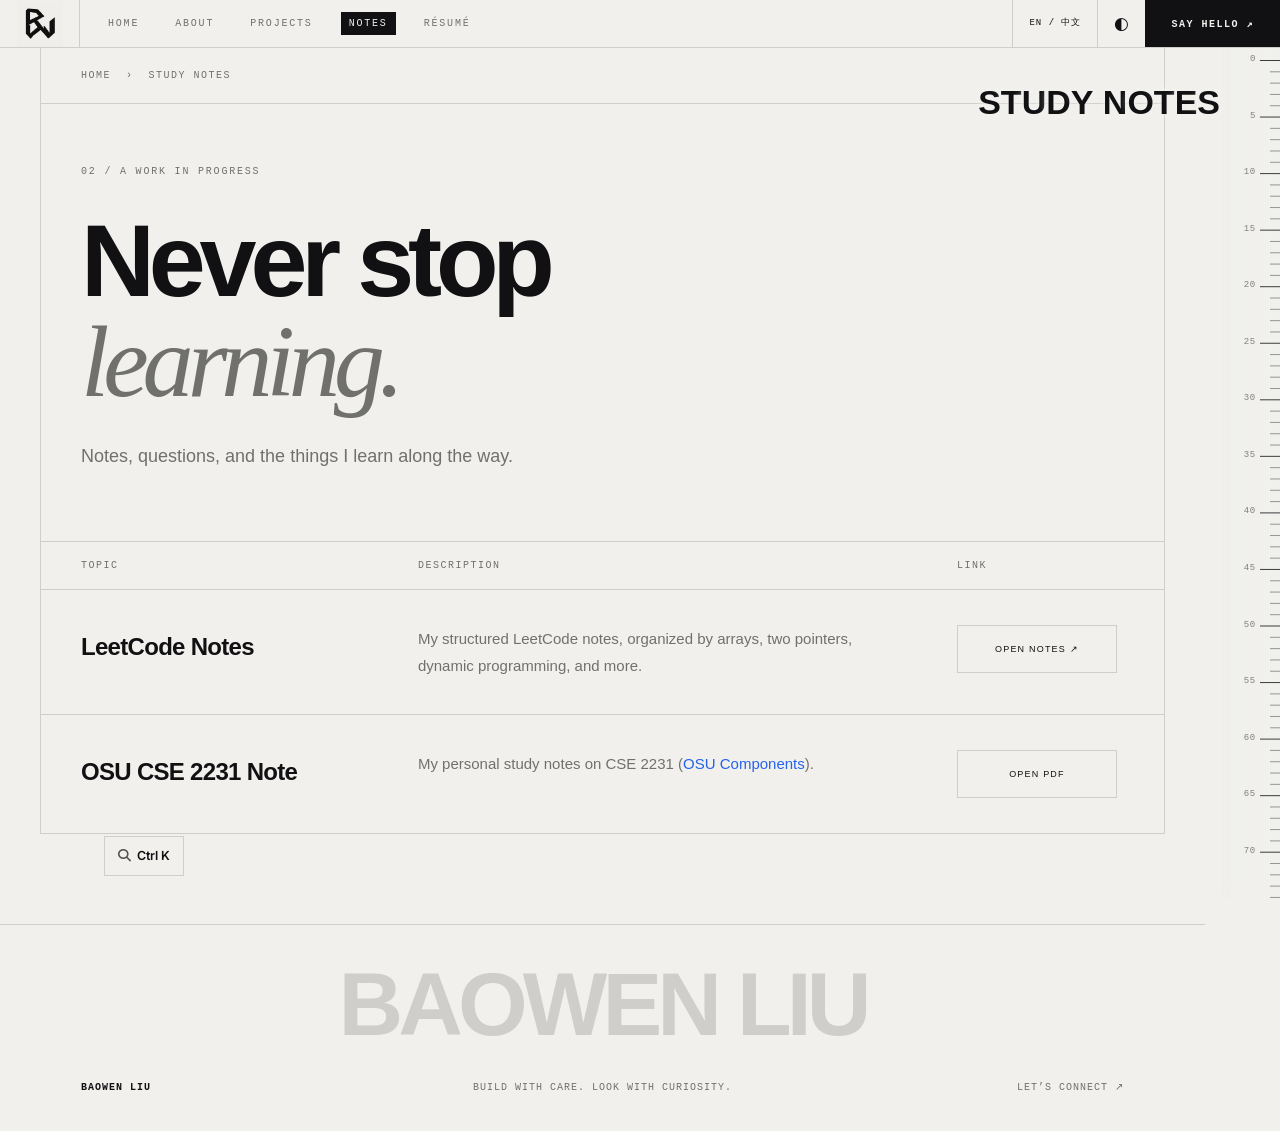
<file: study.html>
<!DOCTYPE html>
<html lang="en">

<head>
    <script>(function(){var s=localStorage.getItem('theme');if(s?s==='dark':window.matchMedia('(prefers-color-scheme: dark)').matches)document.documentElement.setAttribute('data-theme','dark');})();</script>
    <meta charset="UTF-8">
    <title>Study Notes – Baowen Liu</title>
    <meta name="description" content="Study notes by Baowen Liu — course notes and learning resources from The Ohio State University.">
    <meta name="viewport" content="width=device-width, initial-scale=1.0">

    <!-- The font style is consistent with that of the homepage -->
    <link rel="preconnect" href="https://fonts.googleapis.com">
    <link rel="preconnect" href="https://fonts.gstatic.com" crossorigin>
    <link rel="preconnect" href="https://cdnjs.cloudflare.com" crossorigin>
    <link href="https://fonts.googleapis.com/css2?family=Inter:wght@300;400;600;700&display=swap" rel="stylesheet">

    <link rel="stylesheet" href="assets/css/study.css?v=20261012-clean">

    <link rel="stylesheet" href="https://cdnjs.cloudflare.com/ajax/libs/font-awesome/6.4.0/css/all.min.css" media="print" onload="this.media='all'">
    <noscript><link rel="stylesheet" href="https://cdnjs.cloudflare.com/ajax/libs/font-awesome/6.4.0/css/all.min.css"></noscript>
    <link rel="stylesheet" href="assets/css/site.css?v=20261018a">
    <script src="assets/js/scroll-instrument.js?v=20261014b" defer></script>
    <script src="assets/js/site.js?v=20261012p" defer></script>
    <link rel="icon" type="image/png" href="assets/images/bw_logo.png">
</head>

<body data-page="study">
<nav class="ac-nav" aria-label="Main navigation"><a href="index.html" class="ac-brand" aria-label="Baowen Liu home"><img src="assets/images/bw_logo.png" alt="Baowen Liu" width="46" height="46"></a><div class="ac-nav-links"><a href="index.html" data-en="Home" data-zh="主页">Home</a><a href="about.html" data-en="About" data-zh="关于">About</a><a href="projects.html" data-en="Projects" data-zh="项目">Projects</a><a href="study.html" data-en="Notes" data-zh="笔记" aria-current="page">Notes</a><a href="resume.html" data-en="Résumé" data-zh="简历">Résumé</a></div><div class="ac-nav-actions"><button id="ac-lang" class="ac-language" aria-label="Switch language">EN / 中文</button><button id="ac-theme" class="ac-theme" aria-label="Toggle theme"><i class="fas fa-moon" aria-hidden="true"></i><span class="ac-theme-glyph" aria-hidden="true">◐</span></button><a class="ac-contact-link" href="mailto:me@baowenliu.com" data-en="Say hello ↗" data-zh="联系我 ↗">Say hello ↗</a><button class="ac-menu-toggle" aria-label="Open navigation" aria-expanded="false">☰</button></div></nav>
    <div class="container">
        <div class="breadcrumb">
            <a href="index.html" data-en="Home" data-zh="主页">Home</a> &nbsp;›&nbsp;
            <span data-en="Study Notes" data-zh="学习笔记">Study Notes</span>
        </div>

        <div class="ac-page-heading"><p class="ac-eyebrow" data-en="02 / A WORK IN PROGRESS" data-zh="02 / 持续积累">02 / A WORK IN PROGRESS</p><h1 data-en="Never stop<br><em>learning.</em>" data-zh="学习<br><em>没有终点。</em>">Never stop<br><em>learning.</em></h1><p data-en="Notes, questions, and the things I learn along the way." data-zh="笔记、问题，还有一路积累的知识。">Notes, questions, and the things I learn along the way.</p></div>

        <div id="notes" class="projects-table ac-section" data-rail="STUDY NOTES">
            <table>
                <thead>
                    <tr>
                        <th data-en="TOPIC" data-zh="主题">TOPIC</th>
                        <th data-en="DESCRIPTION" data-zh="描述">DESCRIPTION</th>
                        <th data-en="LINK" data-zh="链接">LINK</th>
                    </tr>
                </thead>
                <tbody>
                    <tr>
                        <td class="project-name" data-en="LeetCode Notes" data-zh="LeetCode 刷题笔记">LeetCode Notes</td>
                        <td class="project-desc">
                            <span data-en="My structured LeetCode notes, organized by arrays, two pointers, dynamic programming, and more."
                                data-zh="我的 LeetCode 刷题笔记，按数组、双指针、动态规划等专题整理。">My structured LeetCode notes, organized by arrays, two pointers, dynamic programming, and more.</span>
                        </td>
                        <td class="link-group">
                            <a href="https://powersixxx.github.io/leetcode-blog/" target="_blank" rel="noopener noreferrer"
                                data-en="Open Notes ↗" data-zh="打开笔记 ↗">Open Notes ↗</a>
                        </td>
                    </tr>

                    <!-- Study Notes -->

                    <tr>
                        <td class="project-name" data-en="OSU CSE 2231 Note" data-zh="笔记">OSU CSE 2231 Note</td>
                        <td class="project-desc">
                            <span
                                data-en="My personal study notes on CSE 2231 (<a href='https://cse22x1.engineering.osu.edu/common/doc/' target='_blank' style='color: var(--accent); text-decoration: none;'>OSU Components</a>)."
                                data-zh="我的CSE 2231课程个人学习笔记（<a href='https://cse22x1.engineering.osu.edu/common/doc/' target='_blank' style='color: var(--accent); text-decoration: none;'>OSU Components</a>）。">
                                My personal study notes on CSE 2231 (<a
                                    href='https://cse22x1.engineering.osu.edu/common/doc/' target='_blank'
                                    style='color: var(--accent); text-decoration: none;'>OSU Components</a>).
                            </span>
                        </td>
                        <td class="link-group">
                            <a href="https://drive.google.com/file/d/1rC5IbQhbV4m2xp7-aSANVgtMPAuIYmDT/view?usp=sharing"
                                target="_blank" data-en="Open PDF" data-zh="打开 PDF">Open</a>
                        </td>
                    </tr>

                </tbody>
            </table>
        </div>
    </div>

    <!-- Language sync with main site -->

    <!-- Visitor counting (GoatCounter) -->
    <script src="assets/js/site-stats.js?v=20260914c"></script>
    <!-- Command palette: ⌘K / Ctrl+K -->
    <script src="assets/js/palette.js?v=20261012h"></script>
<footer class="ac-simple-footer"><a href="index.html">BAOWEN LIU</a><span data-en="BUILD WITH CARE. LOOK WITH CURIOSITY." data-zh="认真创造。保持好奇。">BUILD WITH CARE. LOOK WITH CURIOSITY.</span><a href="mailto:me@baowenliu.com" data-en="LET’S CONNECT ↗" data-zh="联系我 ↗">LET’S CONNECT ↗</a></footer>
</body>

</html>
</file>
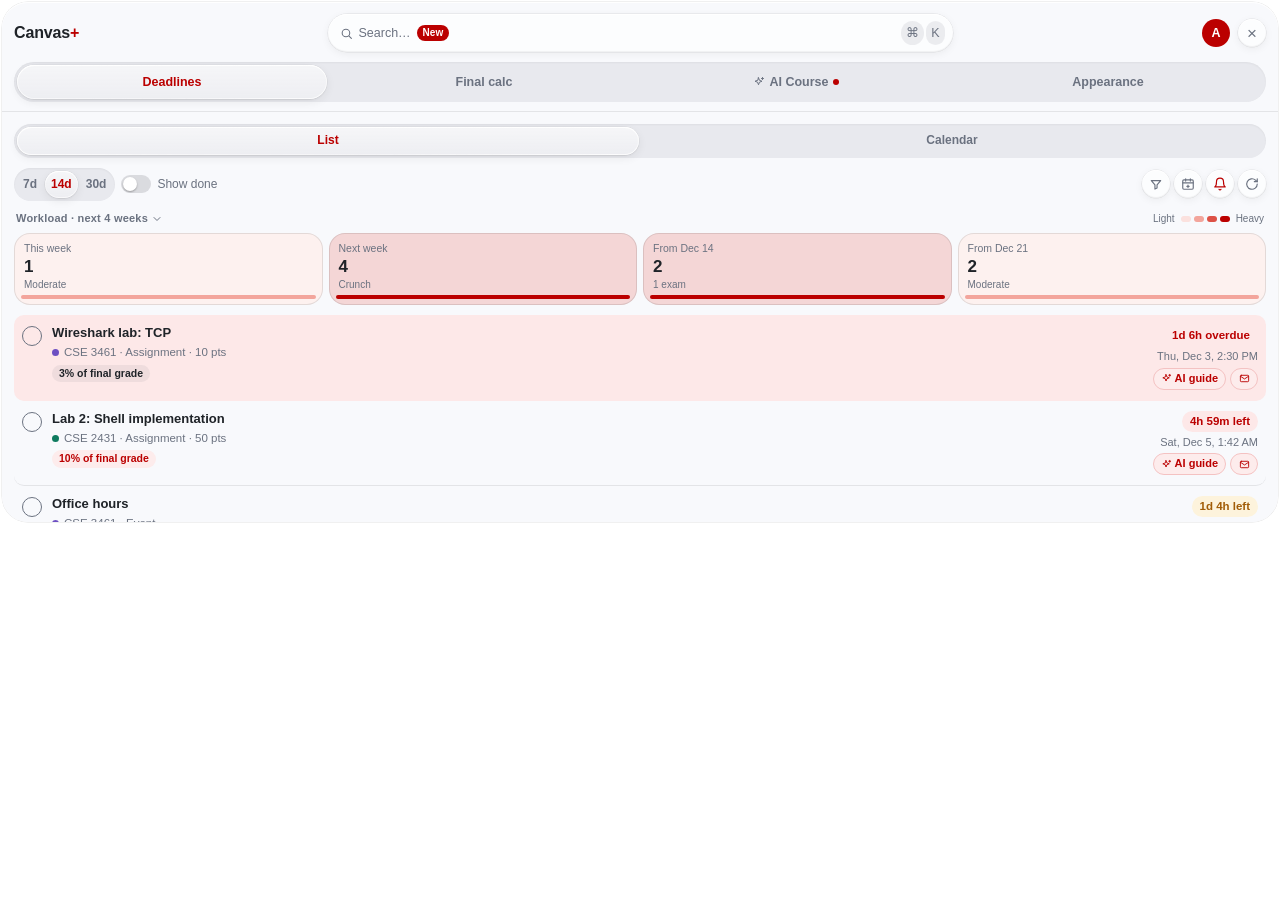
<file: canvas-plus/demo.html>
<!doctype html>
<html lang="en" data-lang="en">
<head>
<meta charset="utf-8">
<meta name="viewport" content="width=device-width, initial-scale=1">
<title>Canvas+ demo</title>
<meta name="robots" content="noindex">
<style>
  :root { --tint: 0,0,0; --sh: rgba(20,24,31,.22); --ease: cubic-bezier(.2,.8,.2,1); color-scheme: light dark; }
  html, body { margin: 0; background: transparent; overflow: hidden; }
  body { padding: 2px; box-sizing: border-box; }
  /* The demo is a copy of the real Canvas+ panel (same layout, colours and wording). */
  .demo { --p-bg: #fff; --p-head: #f6f7f9; --p-bg2: #f3f4f6; --p-fg: #1f2328; --p-muted: #6b7280; --p-line: #e5e7eb; --p-acc: #bb0000; --p-soft: #fdecec; --p-softline: #f4c2c2;
    --p-blue: #2563eb; --p-amber-bg: #fdf3dc; --p-amber: #a15c07; --p-row-hot: #fde8e8;
    position: relative; background: var(--p-bg); color: var(--p-fg); border-radius: 16px; overflow: hidden; font: 13px/1.45 -apple-system, BlinkMacSystemFont, "Segoe UI", Roboto, "PingFang SC", "Microsoft YaHei", sans-serif;
    box-shadow: 0 40px 100px -20px var(--sh), 0 0 0 1px rgba(var(--tint),.12); transition: background .35s, color .35s; text-align: left; }
  .demo.dark { --p-bg: #1c1e23; --p-head: #16181c; --p-bg2: #262930; --p-fg: #eceef2; --p-muted: #9aa1ad; --p-line: #30343c; --p-acc: #ff5a5f; --p-soft: rgba(255,90,95,.13); --p-softline: rgba(255,90,95,.35);
    --p-blue: #6ea8ff; --p-amber-bg: rgba(245,170,40,.15); --p-amber: #f5b642; --p-row-hot: rgba(255,90,95,.12); }
  .demo button { font: inherit; color: inherit; }
  .demo svg { display: block; }
  .p-head { background: var(--p-head); border-bottom: 1px solid var(--p-line); padding: 12px 12px 8px; transition: background .35s, border-color .35s; }
  /* Same 4 columns as the tabs below: the search box runs from the left edge of tab 2 to the right edge of tab 3. */
  .p-row { display: grid; grid-template-columns: repeat(4, minmax(0, 1fr)); gap: 2px; align-items: center; }
  .p-row .p-search { grid-column: 2 / 4; }
  .p-end { display: flex; align-items: center; justify-content: flex-end; gap: 8px; }
  .p-brand { font-weight: 800; font-size: 16px; letter-spacing: -.01em; white-space: nowrap; }
  .p-brand b { color: var(--p-acc); }
  .p-search { flex: 1; min-width: 0; display: flex; align-items: center; gap: 6px; background: var(--p-bg); border: 1px solid var(--p-line); border-radius: 10px; padding: 6px 8px; color: var(--p-muted); font-size: 12.5px; white-space: nowrap; overflow: hidden; }
  .p-search svg { width: 13px; height: 13px; flex: none; }
  .p-search span { overflow: hidden; text-overflow: ellipsis; }
  .p-new { flex: none; background: var(--p-acc); color: #fff; font-size: 10px; font-weight: 800; border-radius: 999px; padding: 1px 6px; }
  .p-kbd { flex: none; display: flex; gap: 2px; margin-left: auto; }
  .p-kbd i { font: 700 10px/1 inherit; font-style: normal; border: 1px solid var(--p-line); border-radius: 4px; padding: 3px 4px; background: var(--p-bg2); }
  .p-av { flex: none; width: 28px; height: 28px; border-radius: 50%; display: grid; place-items: center; background: var(--p-acc); color: #fff; font-weight: 800; font-size: 12.5px; }
  .p-x { flex: none; color: var(--p-muted); font-size: 18px; line-height: 1; padding: 0 2px; }
  .p-tabs { position: relative; display: grid; grid-template-columns: repeat(4, minmax(0, 1fr)); gap: 2px; margin-top: 10px; }
  .p-ind { position: absolute; top: 0; bottom: 0; left: 0; border-radius: 9px; background: var(--p-bg); box-shadow: 0 1px 3px rgba(0,0,0,.12); transition: transform .35s var(--ease), width .35s var(--ease), background .35s; }
  .p-tab { position: relative; z-index: 1; border: 0; background: transparent; font-weight: 700 !important; font-size: 12.5px !important; color: var(--p-muted) !important; padding: 8px 2px; border-radius: 9px; cursor: pointer; white-space: nowrap; display: flex; align-items: center; justify-content: center; gap: 4px; }
  .p-tab.on { color: var(--p-fg) !important; }
  /* Equal columns even when the panel is narrow (embedded on another page): smaller tab labels instead of uneven tabs. */
  .demo { container: cp / inline-size; }
  .p-tab { min-width: 0; overflow: hidden; text-overflow: ellipsis; }
  @container cp (max-width: 400px) { .p-tab { font-size: 11px !important; gap: 2px; } .p-tab .rd { display: none; } .p-tab svg { width: 10px; height: 10px; }
    .p-filters { gap: 6px; } .p-tog { font-size: 11px; gap: 4px; } .p-ib { gap: 4px; } .p-ib span { width: 24px; height: 24px; } .p-seg button { padding: 5px 6px; } }
  @container cp (max-width: 400px) { .p-ib > span:nth-child(2), .p-ib > span:nth-child(4) { display: none; } }
  @container cp (max-width: 340px) { .p-filters { gap: 4px; } .p-filters .p-seg button { padding: 5px 4px; } }
  @container cp (max-width: 300px) { .p-tog { font-size: 0 !important; gap: 0; } }
  .p-tab.ai { color: var(--p-acc) !important; }
  .p-tab svg { width: 12px; height: 12px; }
  .p-tab .rd { width: 6px; height: 6px; border-radius: 50%; background: var(--p-acc); }
  .p-body { position: relative; height: 468px; overflow: hidden; }
  .p-pane { position: absolute; inset: 0; padding: 12px; overflow: hidden; opacity: 0; transform: translateY(6px); pointer-events: none; transition: opacity .3s, transform .3s var(--ease); }
  .p-pane.on { opacity: 1; transform: none; pointer-events: auto; }
  .p-seg { display: grid; grid-auto-flow: column; grid-auto-columns: 1fr; background: var(--p-bg2); border-radius: 9px; padding: 3px; gap: 2px; }
  .p-seg button { border: 0; background: transparent; border-radius: 7px; padding: 5px 8px; font-weight: 700 !important; font-size: 12px !important; color: var(--p-muted) !important; cursor: pointer; }
  .p-seg button.on { background: var(--p-bg); color: var(--p-fg) !important; box-shadow: 0 1px 2px rgba(0,0,0,.1); }
  .p-filters { display: flex; align-items: center; gap: 8px; margin: 10px 0; }
  .p-filters .p-seg { grid-auto-columns: auto; flex: none; }
  .p-filters .p-seg button { white-space: nowrap; }
  .p-tog { min-width: 0; }
  .p-tog { display: flex; align-items: center; gap: 6px; color: var(--p-muted); font-size: 12px; white-space: nowrap; cursor: pointer; }
  .p-sw { position: relative; width: 30px; height: 18px; border-radius: 99px; background: var(--p-line); border: 0; flex: none; transition: background .2s; cursor: pointer; padding: 0; }
  .p-sw::after { content: ""; position: absolute; top: 2px; left: 2px; width: 14px; height: 14px; border-radius: 50%; background: #fff; box-shadow: 0 1px 2px rgba(0,0,0,.3); transition: transform .2s var(--ease); }
  .p-sw.on { background: var(--p-acc); }
  .p-sw.on::after { transform: translateX(12px); }
  .p-ib { margin-left: auto; display: flex; gap: 6px; }
  .p-ib span { width: 28px; height: 28px; border: 1px solid var(--p-line); border-radius: 8px; display: grid; place-items: center; color: var(--p-muted); }
  .p-ib svg { width: 14px; height: 14px; }
  .p-list { display: grid; }
  .p-it { display: grid; grid-template-columns: auto 1fr auto; gap: 10px; align-items: start; padding: 10px 8px; border-bottom: 1px solid var(--p-line); border-radius: 10px; transition: background .2s, opacity .25s; }
  .p-it.hot { background: var(--p-row-hot); border-bottom-color: transparent; }
  .p-it.done { opacity: .45; }
  .p-it.done .tt { text-decoration: line-through; }
  .p-ck { width: 18px; height: 18px; margin-top: 1px; border-radius: 50%; border: 1.6px solid var(--p-muted); display: grid; place-items: center; cursor: pointer; transition: background .2s, border-color .2s; }
  .p-ck svg { width: 11px; height: 11px; color: #fff; opacity: 0; }
  .p-it.done .p-ck { background: #1f9d55; border-color: #1f9d55; }
  .p-it.done .p-ck svg { opacity: 1; }
  .p-it .tt { font-weight: 700; font-size: 13px; line-height: 1.3; }
  .p-it .mt { color: var(--p-muted); font-size: 11.5px; display: flex; align-items: center; gap: 5px; margin-top: 2px; }
  .p-dot { width: 7px; height: 7px; border-radius: 50%; flex: none; transition: background .3s; }
  .p-wt { display: inline-block; margin-top: 4px; background: var(--p-soft); color: var(--p-acc); font-size: 10.5px; font-weight: 700; border-radius: 999px; padding: 1px 7px; }
  /* 1.4.0: Types filter, share-of-grade chips, GPA home (same look as the extension) */
  .p-wt.mid { background: var(--p-amber-bg); color: var(--p-amber); }
  .p-wt:not(.hi):not(.mid) { background: var(--p-bg2); color: var(--p-fg); }
  .p-wt.hi { background: var(--p-soft); color: var(--p-acc); }
  .p-ib .on { color: var(--p-acc); }
  .p-ib .p-kb { position: relative; cursor: pointer; transition: color .2s, border-color .2s, background .2s; }
  .p-ib .p-kb.open { border-color: var(--p-softline); background: var(--p-soft); }
  .p-ib .p-kb i { position: absolute; top: 4px; right: 4px; width: 6px; height: 6px; border-radius: 50%; background: var(--p-acc); box-shadow: 0 0 0 2px var(--p-bg); }
  .p-kcard { background: var(--p-bg2); border-radius: 14px; padding: 11px 12px; margin: 2px 0 8px; transform-origin: 50% 0; animation: p-unfold .42s cubic-bezier(.34,1.4,.64,1); }
  .p-kcard.still { animation: none; }
  @keyframes p-unfold { from { opacity: 0; transform: translateY(-6px) scale(.97); clip-path: inset(0 0 100% 0 round 14px); } to { opacity: 1; transform: none; clip-path: inset(0 0 0 0 round 14px); } }
  .p-khead { display: flex; align-items: center; gap: 7px; font-size: 13px; margin-bottom: 6px; }
  .p-khead svg { width: 15px; height: 15px; color: var(--p-acc); }
  .p-kchips { display: flex; flex-wrap: wrap; gap: 6px; }
  .p-kchip { display: inline-flex; align-items: center; gap: 6px; padding: 5px 11px 5px 7px; border-radius: 999px; border: 1px solid var(--p-line); background: var(--p-bg);
    color: var(--p-muted) !important; font-size: 12px !important; font-weight: 600 !important; cursor: pointer; transition: background .18s, color .18s, border-color .18s, transform .2s cubic-bezier(.34,1.56,.64,1); }
  .p-kchip:active { transform: scale(.94); }
  .p-kchip .kc { width: 15px; height: 15px; border-radius: 5px; border: 1.5px solid currentColor; display: grid; place-items: center; transition: background .18s, border-color .18s; }
  .p-kchip .kc svg { width: 11px; height: 11px; opacity: 0; transform: scale(.5); transition: opacity .15s, transform .2s cubic-bezier(.34,1.56,.64,1); }
  .p-kchip.on { color: var(--p-fg) !important; border-color: var(--p-softline); background: var(--p-soft); }
  .p-kchip.on .kc { background: var(--p-acc); border-color: var(--p-acc); color: #fff; }
  .p-kchip.on .kc svg { opacity: 1; transform: none; }
  .p-kchip.pop { animation: p-pop .32s cubic-bezier(.34,1.56,.64,1); }
  .p-kchip.pop .kc svg { animation: p-tick .3s cubic-bezier(.34,1.56,.64,1); }
  @keyframes p-pop { 0% { transform: scale(.92); } 100% { transform: none; } }
  @keyframes p-tick { from { transform: scale(.4); } to { transform: none; } }
  .p-khint { margin: 7px 0 0; color: var(--p-muted); font-size: 11px; line-height: 1.5; }
  .p-list.p-fade .p-it { animation: p-rise .38s cubic-bezier(.22,1,.36,1) both; }
  .p-list.p-fade .p-it:nth-child(2) { animation-delay: .03s; } .p-list.p-fade .p-it:nth-child(3) { animation-delay: .06s; } .p-list.p-fade .p-it:nth-child(4) { animation-delay: .09s; }
  .p-list.p-fade .p-it:nth-child(5) { animation-delay: .12s; } .p-list.p-fade .p-it:nth-child(n+6) { animation-delay: .15s; }
  @keyframes p-rise { from { opacity: 0; transform: translateY(8px); } to { opacity: 1; transform: none; } }
  .p-empty { padding: 18px 12px; text-align: center; color: var(--p-muted); font-size: 12.5px; background: var(--p-bg2); border-radius: 12px; }
  .p-empty a { color: var(--p-acc); font-weight: 700; cursor: pointer; }
  .p-gpa { text-align: center; padding: 2px 0 6px; }
  .p-dialw { position: relative; width: 180px; height: 100px; margin: 0 auto; }
  .p-dial { width: 180px; height: 100px; }
  .p-dial .arc { stroke-dasharray: var(--len) 100; animation: p-arc 1.1s cubic-bezier(.22,1,.36,1); }
  @keyframes p-arc { from { stroke-dasharray: 0 100; } }
  .p-gv { position: absolute; left: 0; right: 0; bottom: 4px; display: flex; justify-content: center; align-items: baseline; gap: 3px; }
  .p-gv .l { position: absolute; left: 0; right: 0; bottom: 38px; color: var(--p-acc); font-weight: 800; font-size: 17px; }
  .p-gv b { font-size: 34px; font-weight: 800; letter-spacing: -.02em; line-height: 1; }
  .p-gv small { color: var(--p-muted); font-size: 11.5px; }
  .p-gt { font-weight: 800; font-size: 13px; margin-top: 4px; }
  .p-est { display: inline-block; font-weight: 600; font-size: 10.5px; color: var(--p-muted); background: var(--p-bg2); border: 1px solid var(--p-line); border-radius: 999px; padding: 0 7px; }
  .p-gm { color: var(--p-muted); font-size: 11.5px; margin-top: 2px; }
  .p-gp { display: inline-flex; align-items: center; gap: 5px; font-size: 11.5px; margin-top: 5px; }
  .p-gp svg { width: 12px; height: 12px; color: var(--p-acc); }
  .p-gp .up { background: rgba(31,157,85,.12); color: #1f8a4c; font-weight: 800; border-radius: 999px; padding: 0 6px; }
  .p-gb { display: inline-flex; align-items: center; gap: 3px; margin-top: 8px; padding: 4px 12px; border: 1px solid var(--p-line); border-radius: 999px; color: var(--p-acc); font-weight: 700; font-size: 12px; background: var(--p-bg); }
  .p-gb svg { width: 12px; height: 12px; color: var(--p-muted); }
  .p-cgs { display: grid; grid-template-columns: 1fr 1fr; gap: 8px; }
  .p-cg { text-align: left; border: 1px solid var(--p-line); border-radius: 14px; background: var(--p-bg); padding: 9px 10px 7px; cursor: pointer;
    box-shadow: 0 1px 2px rgba(0,0,0,.04); transition: transform .25s cubic-bezier(.34,1.56,.64,1), box-shadow .25s, border-color .25s; }
  .p-cg:hover { transform: translateY(-2px); box-shadow: 0 8px 20px -8px rgba(0,0,0,.18); border-color: var(--p-softline); }
  .p-cg:active { transform: scale(.97); }
  .p-cg .h { display: flex; align-items: center; gap: 6px; } .p-cg .h b { font-size: 13.5px; }
  .p-cg small { display: block; color: var(--p-muted); font-size: 11px; white-space: nowrap; overflow: hidden; text-overflow: ellipsis; }
  .p-cg .v { display: flex; justify-content: space-between; align-items: baseline; margin: 3px 0 0; } .p-cg .v b { font-size: 17px; letter-spacing: -.01em; }
  .p-cg .lt { font-weight: 800; font-size: 16px; } .p-cg .lt.g { color: #1f8a4c; } .p-cg .lt.b { color: #2563eb; } .p-cg .lt.o { color: var(--p-amber); }
  .p-spark { width: 100%; height: auto; display: block; margin-top: 2px; } .p-spark text { font-size: 8px; font-weight: 700; }
  .p-cg .d { display: flex; justify-content: space-between; color: var(--p-muted); font-size: 10px; padding-left: 12px; }
  .p-back a.txt { width: auto; height: auto; border-radius: 999px; padding: 3px 10px 3px 4px; white-space: nowrap; gap: 2px; font-size: 12.5px; }
  .p-back a.txt svg { width: 15px; height: 15px; }
  .p-pane.p-push { animation: p-push .42s cubic-bezier(.22,1,.36,1); }
  @keyframes p-push { from { opacity: .2; transform: translateX(18px); } to { opacity: 1; transform: none; } }
  .demo.dark .p-gp .up { color: #4ade80; background: rgba(74,222,128,.12); } .demo.dark .p-cg .lt.g { color: #4ade80; } .demo.dark .p-cg .lt.b { color: #6ea8ff; }
  .p-rt { text-align: right; display: grid; justify-items: end; gap: 3px; }
  .p-cd { font-weight: 800; font-size: 11.5px; border-radius: 999px; padding: 2px 8px; white-space: nowrap; font-variant-numeric: tabular-nums; background: var(--p-bg2); }
  .p-cd.red { background: var(--p-row-hot); color: var(--p-acc); }
  .p-it.hot .p-cd.red { background: transparent; }
  .p-cd.amb { background: var(--p-amber-bg); color: var(--p-amber); }
  .p-dt { color: var(--p-muted); font-size: 11px; white-space: nowrap; }
  .p-acts { display: flex; gap: 4px; }
  .p-aig { display: inline-flex; align-items: center; gap: 3px; border: 1px solid var(--p-softline); background: var(--p-soft); color: var(--p-acc) !important; border-radius: 999px; font-size: 11px !important; font-weight: 700 !important; padding: 1px 7px; cursor: pointer; }
  .p-aig svg { width: 11px; height: 11px; }
  .p-mail { display: grid; place-items: center; border: 1px solid var(--p-softline); background: var(--p-soft); color: var(--p-acc); border-radius: 999px; width: 26px; height: 20px; }
  .p-mail svg { width: 11px; height: 11px; }
  /* final calc */
  .p-card { border: 1px solid var(--p-line); border-radius: 12px; padding: 11px 12px; background: var(--p-bg); }
  .p-cs { display: flex; align-items: center; gap: 10px; background: var(--p-bg2); border-radius: 12px; padding: 10px 12px; cursor: pointer; }
  .p-cs b { display: block; font-size: 13.5px; }
  .p-cs small { color: var(--p-muted); font-size: 11.5px; }
  .p-cs .chg { margin-left: auto; color: var(--p-muted); font-size: 12px; display: flex; align-items: center; gap: 4px; }
  .p-cs .chg svg { width: 13px; height: 13px; }
  .p-tiles { display: grid; grid-template-columns: 1fr 1fr; gap: 8px; margin: 10px 0; }
  .p-tile { background: var(--p-bg2); border-radius: 12px; padding: 9px 11px; }
  .p-tile small { display: block; color: var(--p-muted); font-size: 11px; font-weight: 700; }
  .p-tile b { display: block; font-size: 20px; letter-spacing: -.01em; margin: 1px 0; }
  .p-tile span { color: var(--p-muted); font-size: 11px; }
  .p-st-h { display: flex; align-items: center; gap: 6px; color: var(--p-muted); font-size: 12px; font-weight: 700; }
  .p-st-h svg { width: 13px; height: 13px; color: var(--p-acc); }
  .p-st-big { font-size: 24px; font-weight: 800; letter-spacing: -.02em; margin: 2px 0 0; }
  .p-st-sub { color: var(--p-muted); font-size: 11.5px; }
  .p-st-blue { color: var(--p-blue); font-weight: 700; font-size: 12px; margin-top: 4px; }
  .p-curve { margin-top: 2px; }
  .p-curve svg { width: 100%; height: auto; overflow: visible; }
  .p-curve text { font: 600 9.5px/1 -apple-system, "Segoe UI", sans-serif; }
  .p-need { position: absolute; left: 0; right: 0; bottom: 0; display: flex; align-items: center; gap: 10px; padding: 11px 14px; background: var(--p-bg); border-top: 1px solid var(--p-line); box-shadow: 0 -8px 20px -10px rgba(0,0,0,.15); }
  .p-need .l { min-width: 0; }
  .p-need small { display: flex; align-items: center; gap: 6px; color: var(--p-muted); font-size: 11.5px; }
  .p-need b { display: block; font-size: 12px; }
  .p-tgt { border: 1px solid var(--p-line); background: var(--p-bg2); border-radius: 999px; font-weight: 700 !important; font-size: 11px !important; padding: 1px 8px; cursor: pointer; }
  .p-need .big { margin-left: auto; font-size: 26px; font-weight: 800; letter-spacing: -.02em; color: var(--p-fg); font-variant-numeric: tabular-nums; }
  .p-need .big.bad { color: var(--p-acc); }
  /* AI guide */
  .p-back { display: flex; align-items: center; justify-content: space-between; margin-bottom: 8px; }
  .p-back a { color: var(--p-acc); font-weight: 700; font-size: 12.5px; display: flex; align-items: center; gap: 2px; cursor: pointer; }
  .p-back a svg { width: 14px; height: 14px; }
  .p-badge { display: inline-flex; align-items: center; gap: 4px; background: var(--p-acc); color: #fff; font-size: 10.5px; font-weight: 800; border-radius: 999px; padding: 2px 8px; }
  .p-badge svg { width: 11px; height: 11px; }
  .p-h { font-size: 15px; font-weight: 800; margin: 0; }
  .p-tldr { background: var(--p-soft); border-radius: 10px; padding: 9px 11px; font-weight: 700; font-size: 12px; margin: 8px 0; }
  .p-lbl { color: var(--p-muted); font-weight: 700; font-size: 11.5px; margin: 8px 0 4px; }
  .p-chips { display: flex; flex-wrap: wrap; gap: 5px; }
  .p-chips span { border: 1px solid var(--p-line); background: var(--p-bg2); border-radius: 999px; padding: 1px 8px; font-size: 11px; }
  .p-steps { display: grid; gap: 6px; }
  .p-step { display: grid; grid-template-columns: auto 1fr; gap: 8px; background: var(--p-bg2); border-radius: 10px; padding: 8px 10px; opacity: 0; transform: translateY(6px); transition: opacity .35s, transform .35s var(--ease); }
  .p-step.in { opacity: 1; transform: none; }
  .p-step i { font-style: normal; width: 18px; height: 18px; border-radius: 50%; background: var(--p-acc); color: #fff; font-size: 10.5px; font-weight: 800; display: grid; place-items: center; }
  .p-step b { display: block; font-size: 12px; }
  .p-step span { font-size: 11.5px; color: var(--p-fg); opacity: .85; }
  .p-step em { display: block; font-style: normal; font-size: 11px; color: var(--p-muted); margin-top: 2px; }
  .p-step em b { display: inline; color: var(--p-acc); font-size: 11px; }
  .p-fine { color: var(--p-muted); font-size: 11px; margin-top: 8px; }
  /* appearance */
  .p-sec { font-size: 12px; font-weight: 800; margin: 2px 2px 6px; }
  .p-group { border: 1px solid var(--p-line); border-radius: 12px; overflow: hidden; margin-bottom: 12px; }
  .p-set { display: flex; align-items: center; gap: 10px; padding: 9px 12px; border-bottom: 1px solid var(--p-line); cursor: pointer; }
  .p-set:last-child { border-bottom: 0; }
  .p-set .tx { flex: 1; min-width: 0; }
  .p-set b { display: block; font-size: 12.5px; }
  .p-set small { color: var(--p-muted); font-size: 11px; }
  .p-set .chev { color: var(--p-muted); display: flex; align-items: center; gap: 4px; font-size: 11.5px; }
  .p-set .chev svg { width: 14px; height: 14px; }
  .p-ico { width: 26px; height: 26px; border-radius: 8px; display: grid; place-items: center; background: var(--p-soft); color: var(--p-acc); flex: none; }
  .p-ico svg { width: 14px; height: 14px; }
  .p-pals { display: flex; flex-wrap: wrap; gap: 6px; padding: 10px 12px; }
  .p-pal { display: inline-flex; align-items: center; gap: 4px; border: 1px solid var(--p-line); background: var(--p-bg); border-radius: 999px; padding: 3px 9px 3px 6px; font-size: 11.5px; cursor: pointer; }
  .p-pal.on { border-color: var(--p-acc); box-shadow: 0 0 0 1px var(--p-acc) inset; }
  .p-pal i { width: 9px; height: 9px; border-radius: 50%; }

  /* ===== Liquid glass, like the Canvas+ panel since 1.3 ===== */
  .demo { --g-ctl: rgba(255,255,255,.55); --g-on: rgba(255,255,255,.94); --g-track: rgba(118,118,128,.12); --g-rim: rgba(255,255,255,.95); --g-hair: rgba(0,0,0,.1); --g-low: rgba(0,0,0,.05);
    --p-bg2: rgba(118,118,128,.1); --p-line: rgba(60,60,67,.11);
    border-radius: 26px; background: rgba(248,249,252,.9); -webkit-backdrop-filter: blur(30px) saturate(1.8); backdrop-filter: blur(30px) saturate(1.8);
    box-shadow: 0 40px 100px -20px var(--sh), 0 0 0 .5px var(--g-hair), inset 0 1px .5px rgba(255,255,255,.9), inset 0 0 22px rgba(255,255,255,.2); }
  .demo.dark { --g-ctl: rgba(255,255,255,.08); --g-on: rgba(255,255,255,.2); --g-track: rgba(255,255,255,.07); --g-rim: rgba(255,255,255,.28); --g-hair: rgba(0,0,0,.45); --g-low: rgba(0,0,0,.25);
    --p-bg2: rgba(255,255,255,.07); --p-line: rgba(255,255,255,.08); background: rgba(30,32,38,.9);
    box-shadow: 0 40px 100px -20px var(--sh), 0 0 0 .5px rgba(255,255,255,.12), inset 0 1px .5px rgba(255,255,255,.12), inset 0 0 22px rgba(255,255,255,.04); }
  .p-head { background: transparent; border-bottom: .5px solid var(--p-line); padding: 12px 12px 9px; }
  .p-search { border: 0; border-radius: 999px; background: var(--g-ctl); padding: 7px 8px 7px 12px;
    box-shadow: inset 0 1px .5px var(--g-rim), inset 0 -1px 1px var(--g-low), 0 0 0 .5px var(--g-hair), 0 2px 8px rgba(0,0,0,.06); }
  .p-kbd i { border: 0; border-radius: 999px; padding: 3px 5px; background: var(--g-track); }
  .p-x { width: 28px; height: 28px; border-radius: 999px; display: grid; place-items: center; padding: 0; font-size: 17px; background: var(--g-ctl);
    box-shadow: inset 0 1px .5px var(--g-rim), inset 0 -1px 1px var(--g-low), 0 0 0 .5px var(--g-hair), 0 2px 8px rgba(0,0,0,.06); }
  .p-tabs, .p-seg { background: var(--g-track); border-radius: 999px; padding: 3px; gap: 2px; box-shadow: inset 0 1px 2px var(--g-low); touch-action: pan-y; user-select: none; -webkit-user-select: none; }
  .p-tabs { margin-top: 10px; }
  .p-seg { position: relative; }
  .p-ind { top: 3px; bottom: 3px; border-radius: 999px; background: var(--g-on);
    box-shadow: inset 0 1px .5px var(--g-rim), inset 0 -1px 1px var(--g-low), 0 0 0 .5px var(--g-hair), 0 3px 10px rgba(0,0,0,.1);
    transition: transform .3s var(--ease), width .3s var(--ease), scale .3s var(--ease), background .35s; }
  .p-tab, .p-seg button { position: relative; z-index: 1; border-radius: 999px; transition: scale .18s var(--ease), color .18s; }
  .p-seg button.on { background: var(--g-on); box-shadow: inset 0 1px .5px var(--g-rim), 0 0 0 .5px var(--g-hair), 0 2px 6px rgba(0,0,0,.09); }
  /* only the current option is red (the AI tab no longer is, unless it's open) */
  .p-tab.ai { color: var(--p-muted) !important; }
  .p-tab.on, .p-tab.ai.on, .p-seg button.on { color: var(--p-acc) !important; }
  /* the drag lens: press and slide, the pill lifts into clear glass and follows the pointer */
  .p-lens { position: absolute; left: 0; z-index: 2; pointer-events: none; border-radius: 999px; background: var(--g-on);
    box-shadow: inset 0 1px .5px var(--g-rim), 0 0 0 .5px var(--g-hair), 0 2px 6px rgba(0,0,0,.09); }
  .p-lens.landing:not(.lift) { z-index: 0; }
  .p-seg.landing button.on, .p-seg.dragging button.on { background: transparent; box-shadow: none; }
  .p-ind.lift, .p-lens.lift { z-index: 2; background: rgba(255,255,255,.16) !important;
    box-shadow: inset 0 0 0 1px rgba(255,255,255,.9), inset 0 1.5px 5px rgba(255,255,255,.65), inset 0 -2px 6px rgba(0,0,0,.05), 0 8px 22px rgba(0,0,0,.14), 0 1px 4px rgba(0,0,0,.08) !important; }
  .p-ind.lift { scale: 1.12 1.32; }
  .p-lens.lift { scale: 1.1 1.28; }
  .demo.dark .p-ind.lift, .demo.dark .p-lens.lift { background: rgba(255,255,255,.08) !important;
    box-shadow: inset 0 0 0 1px rgba(255,255,255,.35), inset 0 1.5px 5px rgba(255,255,255,.14), 0 8px 22px rgba(0,0,0,.45) !important; }
  .p-ind.landing { transition: transform .45s cubic-bezier(.34,1.45,.64,1), width .45s cubic-bezier(.34,1.45,.64,1), scale .4s cubic-bezier(.34,1.56,.64,1), background .2s; }
  .dragging, .dragging button { cursor: grabbing !important; }
  .p-tabs.dragging .p-tab, .p-seg.dragging button { color: var(--p-muted) !important; transition: none !important; }
  .p-tabs.dragging .lc.in, .p-seg.dragging .lc.in, .p-tabs.dragging svg.in { color: var(--p-acc) !important; }
  .lw { display: inline; }
  /* round glass buttons */
  .p-ib span { border: 0; border-radius: 999px; background: var(--g-ctl);
    box-shadow: inset 0 1px .5px var(--g-rim), inset 0 -1px 1px var(--g-low), 0 0 0 .5px var(--g-hair), 0 2px 8px rgba(0,0,0,.06); }
  .p-back { margin-bottom: 10px; }
  .p-back a { width: 32px; height: 32px; border-radius: 999px; justify-content: center; gap: 0; color: var(--p-acc);
    background: linear-gradient(180deg, rgba(255,255,255,.98), rgba(244,244,248,.92));
    box-shadow: inset 0 1px .5px #fff, inset 0 -1px 1px rgba(0,0,0,.04), 0 0 0 .5px rgba(0,0,0,.14), 0 2px 8px rgba(0,0,0,.07); transition: scale .2s cubic-bezier(.34,1.56,.64,1); }
  .p-back a:active { scale: .92; }
  .p-back a svg { width: 18px; height: 18px; margin-left: -1px; }
  .demo.dark .p-back a { background: linear-gradient(180deg, rgba(255,255,255,.14), rgba(255,255,255,.07));
    box-shadow: inset 0 1px .5px rgba(255,255,255,.22), inset 0 -1px 1px rgba(0,0,0,.2), 0 0 0 .5px rgba(255,255,255,.12), 0 2px 8px rgba(0,0,0,.3); }
  .p-sw { background: rgba(120,120,128,.24); }
  .p-sw.on { background: #34c759; }
  .p-card, .p-group { border: 0; background: var(--p-bg2); }
  .p-step, .p-cs, .p-tile { background: var(--p-bg2); }
  .p-need { background: rgba(250,250,252,.9); border-top: .5px solid var(--p-line); }
  .demo.dark .p-need { background: rgba(34,36,42,.94); }
  .p-it { border-bottom: .5px solid var(--p-line); }
  /* calendar view (List / Calendar switch) */
  .p-calg { display: grid; grid-template-columns: repeat(7, 1fr); gap: 4px; margin-top: 10px; }
  .p-calg b { font-size: 10.5px; color: var(--p-muted); text-align: center; font-weight: 700; }
  .p-cd2 { position: relative; height: 44px; border-radius: 10px; background: var(--p-bg2); font-size: 11px; font-weight: 700; padding: 4px 5px; color: var(--p-fg); }
  .p-cd2.today { box-shadow: inset 0 0 0 1.5px var(--p-acc); color: var(--p-acc); }
  .p-cd2 i { position: absolute; left: 5px; right: 5px; bottom: 5px; height: 4px; border-radius: 99px; }
  /* current option: see-through glass capsule with a fine highlight around the edge */
  .demo { --pill: linear-gradient(180deg, rgba(255,255,255,.6), rgba(255,255,255,.24));
    --pill-shadow: inset 0 1px 0 rgba(255,255,255,.95), inset 0 -1px 0 rgba(255,255,255,.3), 0 0 0 .5px rgba(0,0,0,.07), 0 1px 2px rgba(0,0,0,.05), 0 3px 10px rgba(0,0,0,.07);
    --pill-rim: linear-gradient(160deg, rgba(255,255,255,1), rgba(255,255,255,.25) 35%, rgba(255,255,255,.08) 60%, rgba(255,255,255,.75)); }
  .demo.dark { --pill: linear-gradient(180deg, rgba(255,255,255,.2), rgba(255,255,255,.08));
    --pill-shadow: inset 0 1px 0 rgba(255,255,255,.3), inset 0 -1px 0 rgba(255,255,255,.06), 0 0 0 .5px rgba(0,0,0,.45), 0 3px 10px rgba(0,0,0,.28);
    --pill-rim: linear-gradient(160deg, rgba(255,255,255,.55), rgba(255,255,255,.1) 35%, rgba(255,255,255,.03) 60%, rgba(255,255,255,.3)); }
  .p-ind, .p-seg button.on, .p-lens { background: var(--pill); box-shadow: var(--pill-shadow); }
  .p-ind::after, .p-seg button.on::after, .p-lens::after { content: ""; position: absolute; inset: 0; border-radius: inherit; padding: 1px; pointer-events: none; background: var(--pill-rim);
    -webkit-mask: linear-gradient(#000 0 0) content-box, linear-gradient(#000 0 0); -webkit-mask-composite: xor; mask: linear-gradient(#000 0 0) content-box exclude, linear-gradient(#000 0 0); }
  .p-seg.landing button.on::after, .p-seg.dragging button.on::after { display: none; }
  @media (prefers-reduced-motion: reduce) { .p-ind.lift, .p-lens.lift { scale: 1; } .p-ind.landing { transition: none; } }
  /* Fits a card on another page */
  .demo { box-shadow: 0 0 0 .5px rgba(0,0,0,.12), inset 0 1px .5px rgba(255,255,255,.9); }
  .demo.dark { box-shadow: 0 0 0 .5px rgba(255,255,255,.12), inset 0 1px .5px rgba(255,255,255,.12); }
  .p-body { height: 410px; }
  .coach { display: none; }

  /* Appearance: light / dark / system cards, style themes (re-skin the demo), fonts — as in the extension since 1.5 */
  .p-tcs { display: grid; grid-template-columns: repeat(3, 1fr); gap: 8px; margin-bottom: 12px; }
  .p-tc { display: flex; flex-direction: column; gap: 5px; padding: 0; border: 0; background: none; cursor: pointer; font-size: 11.5px; font-weight: 600; color: var(--p-muted); }
  .p-tc i { position: relative; display: block; height: 40px; border-radius: 10px; box-shadow: 0 0 0 1px var(--p-line); overflow: hidden; background: #fff; transition: box-shadow .15s; }
  .p-tc i.dark { background: #1f2126; } .p-tc i.auto { background: linear-gradient(135deg, #fff 50%, #1f2126 50%); }
  .p-tc u { position: absolute; left: 8px; height: 5px; border-radius: 3px; background: currentColor; opacity: .25; }
  .p-tc u:first-child { top: 10px; width: 45%; background: var(--p-acc); opacity: .7; } .p-tc u + u { top: 21px; width: 62%; }
  .p-tc i.dark u { background: #fff; } .p-tc i.dark u:first-child { background: var(--p-acc); }
  .p-tc.on { color: var(--p-acc); } .p-tc.on i { box-shadow: 0 0 0 2px var(--p-acc); }
  .p-hint { font-size: 11px; color: var(--p-muted); margin: -3px 2px 8px; line-height: 1.4; }
  .p-hint2 { margin: -2px 2px 8px; }
  .p-skins { display: grid; grid-template-columns: repeat(3, 1fr); gap: 8px 7px; margin-bottom: 8px; }
  .p-sk { display: flex; flex-direction: column; gap: 4px; min-width: 0; padding: 0; border: 0; background: none; cursor: pointer; text-align: left; color: var(--p-fg); }
  .p-sk i { position: relative; display: block; aspect-ratio: 20 / 9; border-radius: 9px; background: linear-gradient(135deg, #f4f6fa, #e6eaf1) center / cover;
    box-shadow: 0 0 0 1px var(--p-line), 0 5px 12px -9px rgba(0,0,0,.45); transition: transform .2s cubic-bezier(.34,1.56,.64,1), box-shadow .2s; }
  .p-sk:hover i { transform: translateY(-2px); }
  .p-sk.on i { box-shadow: 0 0 0 2px var(--p-acc), 0 6px 14px -9px var(--p-acc); }
  .p-sk i b { position: absolute; right: 4px; top: 4px; display: inline-flex; align-items: center; gap: 2px; padding: 1px 6px 1px 4px; border-radius: 999px; background: var(--p-acc); color: #fff; font-size: 9px; font-weight: 700; }
  .p-sk i b svg { width: 9px; height: 9px; }
  .p-sk span { font-size: 11px; font-weight: 600; padding-left: 1px; white-space: nowrap; overflow: hidden; text-overflow: ellipsis; }
  .p-sk.on span { color: var(--p-acc); }
  .p-more { display: flex; align-items: center; justify-content: center; gap: 4px; width: 100%; margin: 0 0 12px; padding: 6px; border: 1px dashed var(--p-line); border-radius: 999px; background: none;
    color: var(--p-muted); font-size: 11.5px; font-weight: 600; cursor: pointer; }
  .p-more svg { width: 12px; height: 12px; }
  .p-more:hover { color: var(--p-acc); border-color: var(--p-acc); }
  .p-fonts { display: grid; grid-template-columns: repeat(5, 1fr); gap: 6px; margin-bottom: 12px; }
  .p-fn { display: flex; flex-direction: column; align-items: center; gap: 1px; min-width: 0; padding: 7px 2px 5px; border: 0; border-radius: 10px; background: var(--p-bg2); color: var(--p-fg); cursor: pointer; transition: box-shadow .15s; }
  .p-fn span { font-size: 18px; font-weight: 600; line-height: 1.15; }
  .p-fn small { max-width: 100%; font-size: 9.5px; font-weight: 600; color: var(--p-muted); white-space: nowrap; overflow: hidden; text-overflow: ellipsis; }
  .p-fn.on { box-shadow: 0 0 0 2px var(--p-acc); } .p-fn.on small { color: var(--p-acc); }
  /* a theme on: the panel takes its page colour with the pattern softly on top, surfaces and accents in its colours */
  .demo.skin { --p-soft: color-mix(in srgb, var(--p-acc) 12%, transparent); --p-softline: color-mix(in srgb, var(--p-acc) 30%, transparent);
    --p-bg: color-mix(in srgb, var(--p-page) 62%, #fff); --p-bg2: color-mix(in srgb, var(--p-acc) 6%, rgba(118,118,128,.08)); --p-line: color-mix(in srgb, var(--p-acc) 12%, rgba(60,60,67,.1));
    --g-on: color-mix(in srgb, var(--p-page) 50%, #fff); --g-ctl: color-mix(in srgb, var(--p-page) 60%, rgba(255,255,255,.45));
    background: linear-gradient(color-mix(in srgb, var(--p-page) 55%, transparent), color-mix(in srgb, var(--p-page) 55%, transparent)), var(--p-pat) 0 0 / 240px 240px, var(--p-page); }

  /* weekly workload heat cells above the deadline list (as in the extension) */
  .demo { --h1: #fbe1de; --h2: #f3a59c; --h3: #dd5146; --h4: #bb0000; }
  .demo.dark { --h1: #4a2526; --h2: #7d2f2d; --h3: #c2413b; --h4: #ff6b63; }
  .hl1 { --hc: var(--h1); } .hl2 { --hc: var(--h2); } .hl3 { --hc: var(--h3); } .hl4 { --hc: var(--h4); }
  .p-heat { margin: 2px 0 10px; }
  .p-hh { display: flex; align-items: center; justify-content: space-between; gap: 8px; margin: 0 2px 6px; }
  .p-heat.folded .p-hh { margin-bottom: 0; }
  .p-htog { all: unset; display: inline-flex; align-items: center; gap: 3px; margin: -3px -6px; padding: 3px 6px; border-radius: 999px; cursor: pointer; }
  .p-htog:hover { background: var(--p-bg2); }
  .p-htog b { font-size: 11px; font-weight: 700; color: var(--p-muted); letter-spacing: .02em; }
  .p-htog svg { width: 12px; height: 12px; color: var(--p-muted); transition: transform .2s; }
  .p-htog[aria-expanded="false"] svg { transform: rotate(-90deg); }
  .p-hleg { display: inline-flex; align-items: center; gap: 3px; font-size: 10px; color: var(--p-muted); }
  .p-hleg i { width: 10px; height: 6px; border-radius: 3px; background: var(--hc); }
  .p-hleg i:first-of-type { margin-left: 3px; } .p-hleg i:last-of-type { margin-right: 3px; }
  .p-hmini { display: inline-flex; gap: 3px; }
  .p-hmini i { width: 16px; height: 8px; border-radius: 4px; background: var(--hc); }
  .p-hmini i.hl0 { background: transparent; box-shadow: inset 0 0 0 1px var(--p-line); }
  .p-hrow { display: grid; grid-template-columns: repeat(4, minmax(0, 1fr)); gap: 6px; }
  .p-hc { position: relative; display: flex; flex-direction: column; align-items: flex-start; gap: 1px; min-width: 0; padding: 7px 9px 12px; border: .5px solid var(--g-hair, var(--p-line));
    border-radius: 16px; overflow: hidden; cursor: pointer; text-align: left; color: var(--p-fg); background: color-mix(in srgb, var(--hc, transparent) 16%, var(--p-bg));
    transition: transform .15s, box-shadow .15s, border-color .15s; }
  .p-hc.hl0 { background: var(--p-bg); }
  .p-hc:hover { transform: translateY(-1px); box-shadow: 0 4px 12px rgba(0,0,0,.08); }
  .p-hc.on { border-color: var(--hc, var(--p-muted)); box-shadow: 0 0 0 1px var(--hc, var(--p-muted)); }
  .p-hc .wk, .p-hc .lv { max-width: 100%; color: var(--p-muted); white-space: nowrap; overflow: hidden; text-overflow: ellipsis; }
  .p-hc .wk { font-size: 10.5px; } .p-hc .lv { font-size: 10px; }
  .p-hc b { font-size: 17px; line-height: 1.15; font-weight: 750; font-variant-numeric: tabular-nums; }
  .p-hc i { position: absolute; left: 6px; right: 6px; bottom: 5px; height: 4px; border-radius: 2px; background: var(--hc, rgba(120,120,128,.2)); }
  .p-hc.hl0 i { opacity: .6; }
  .p-hd { margin-top: 8px; padding: 10px 12px; border-radius: 18px; background: var(--p-bg2); animation: p-unfold .32s cubic-bezier(.34,1.4,.64,1); transform-origin: 50% 0; }
  .p-hd > p { margin: 0 0 6px; font-size: 11px; font-weight: 700; color: var(--p-muted); }
  .p-hd .e { font-weight: 500; }
  .p-hi { display: flex; align-items: center; gap: 8px; min-width: 0; padding: 3px 0; }
  .p-hi .m { flex: 1; min-width: 0; display: flex; flex-direction: column; }
  .p-hi .m b { font-size: 12px; white-space: nowrap; overflow: hidden; text-overflow: ellipsis; }
  .p-hi .m small { font-size: 10.5px; color: var(--p-muted); }
  .p-hi .p-wt { flex: none; margin-top: 0; }
  @media (prefers-reduced-motion: reduce) { .p-hc, .p-hd { transition: none; animation: none; } }
  /* Portfolio embed: range buttons (7d / 14d / 30d, 7 天 …) never wrap; each label stays on one line */
  .p-seg button { white-space: nowrap; }
  .p-filters .p-seg { flex: none; }
  .p-filters { gap: 6px; } .p-ib { gap: 4px; }
  .p-filters .p-seg button { padding: 5px 6px; }
  .p-tog { min-width: 0; overflow: hidden; text-overflow: ellipsis; }
  /* Portfolio embed: the extra themes are a teaser only; "Show all themes" can't be opened here */
  .p-more { pointer-events: none; cursor: default; font-size: 0 !important; border-style: dashed; }
  .p-more svg { display: none; }
  .p-more:focus, .p-more:focus-visible { outline: none; }
  .p-more::before { content: "+18 more themes in the extension"; font-size: 12px; font-weight: 600; color: var(--p-muted); }
  html[data-lang="zh"] .p-more::before { content: "插件里还有 18 套主题"; }
</style>
</head>
<body>
<div class="demo" id="dm" role="group" aria-label="Canvas+ demo"></div>
<script>window.CP_EMBED = true;</script>
<script>
  // Portfolio embed: keep "Show all themes" closed (also blocks keyboard activation).
  addEventListener('click', function (e) { if (e.target.closest && e.target.closest('[data-act="more"]')) { e.stopImmediatePropagation(); e.preventDefault(); } }, true);
</script>
<script>
  // Narrow iframe (phones): lay the panel out at 400px and scale it down instead of squeezing it.
  (function () { var W = 400; function fit() { var z = Math.min(1, innerWidth / W); document.body.style.zoom = z < 1 ? z : ''; } fit(); addEventListener('resize', fit); })();
</script>
<script src="site.js?v=demo3"></script>
</body>
</html>
</file>
<file: assets/css/about.css>
/* about page structure and print styles. */
.about-intro-layout {
    display: flex;
    gap: 2rem;
    align-items: flex-start;
    flex-wrap: wrap;
}

.about-selfie {
    width: 260px;
    border-radius: 16px;
    box-shadow: var(--shadow);
    object-fit: cover;
}
.hs-card-layout {
    display: flex;
    flex-direction: row-reverse;
    align-items: flex-start;
    gap: 2rem;
}

.hs-text {
    flex: 1;
}

.hs-logo-wrapper {
    flex-shrink: 0;
    display: flex;
    align-items: center;
    justify-content: center;
}

.hs-logo {
    width: 120px;
    max-width: 30vw;
    object-fit: contain;
}
/* Global color matching variable */
:root {
    --primary: #2563eb;
    --bg-body: #f7f5f0;
    --bg-card: #ffffff;
    --text-main: #1c1917;
    --text-sub: #57534e;
    --border: #e5e1d8;
    --shadow: 0 4px 14px rgba(0, 0, 0, 0.05);
    --panel-bg: #ffffff;
    --card-hover: #fcfbfa;
}

[data-theme="dark"] {
    --primary: #3b82f6;
    --bg-body: #000000;
    --bg-card: #0c0c0e;
    --text-main: #f1f5f9;
    --text-sub: #94a3b8;
    --border: #1f1f24;
    --shadow: 0 10px 25px -3px rgba(0, 0, 0, 0.85);
    --panel-bg: #0c0c0e;
    --card-hover: #16161a;
}

* { margin: 0; padding: 0; box-sizing: border-box; font-family: 'Inter', sans-serif; transition: background-color 0.3s, color 0.3s, border-color 0.3s; }
html, body { background-color: var(--bg-body); color: var(--text-main); line-height: 1.6; overflow-x: hidden; }
body::before, body::after { display: none !important; }

/* Dynamic animation */
.animate-on-scroll { 
    opacity: 0; transform: translateY(30px) scale(0.98); 
    transition: all 0.6s cubic-bezier(0.34, 1.56, 0.64, 1); 
}
.animate-on-scroll.show { opacity: 1; transform: translateY(0) scale(1); }
.delay-100 { transition-delay: 100ms; } .delay-200 { transition-delay: 200ms; } .delay-300 { transition-delay: 300ms; } .delay-400 { transition-delay: 400ms; }

/* --------------------------------------------------------------------------
   Capsule Navigation Bar (Pill Header) - Always Fixed to Viewport Top
   -------------------------------------------------------------------------- */
body {
    padding-top: 5.5rem !important;
}

html {
    scroll-behavior: smooth !important;
    scroll-padding-top: 6rem !important;
}

section,
footer {
    scroll-margin-top: 6rem !important;
}

nav,
nav.capsule-nav {
    position: fixed !important;
    top: 1.1rem !important;
    left: 50% !important;
    transform: translateX(-50%) !important;
    z-index: 99999 !important;
    max-width: 1180px !important;
    width: min(1180px, calc(100% - 2.4rem)) !important;
    margin: 0 !important;
    padding: 0.5rem 1.4rem !important;
    display: flex !important;
    align-items: center !important;
    justify-content: space-between !important;
    border-radius: 999px !important;
    background: rgba(255, 255, 255, 0.88) !important;
    backdrop-filter: blur(20px) saturate(180%) !important;
    -webkit-backdrop-filter: blur(20px) saturate(180%) !important;
    border: 1px solid rgba(0, 0, 0, 0.08) !important;
    box-shadow: 0 10px 30px rgba(0, 0, 0, 0.05), 0 1px 3px rgba(0, 0, 0, 0.03) !important;
    transition: background 0.3s ease, border-color 0.3s ease, box-shadow 0.3s ease !important;
}

[data-theme="dark"] nav,
[data-theme="dark"] nav.capsule-nav {
    background: rgba(16, 16, 20, 0.88) !important;
    border: 1px solid rgba(255, 255, 255, 0.12) !important;
    box-shadow: 0 14px 40px rgba(0, 0, 0, 0.7), inset 0 1px 0 rgba(255, 255, 255, 0.08) !important;
}
.logo{
    display: flex !important;
    align-items: center !important;
    gap: 0.65rem !important;
    text-decoration: none !important;
    flex-shrink: 0 !important;
}

.brand-avatar {
    width: 32px !important;
    height: 32px !important;
    display: flex !important;
    align-items: center !important;
    justify-content: center !important;
    border-radius: 50% !important;
    overflow: hidden !important;
}

.brand-title,
.portfolio-title {
    font-size: 1.02rem !important;
    font-weight: 700 !important;
    letter-spacing: 0.02em !important;
    text-transform: none !important;
    color: #1c1917 !important;
    font-family: -apple-system, BlinkMacSystemFont, "Segoe UI", Roboto, sans-serif !important;
}

[data-theme="dark"] .brand-title,
[data-theme="dark"] .portfolio-title {
    color: #f4f4f5 !important;
}

.nav-actions,
.nav-right,
.nav-container {
    display: flex !important;
    align-items: center !important;
    gap: 0.55rem !important;
    position: static !important;
}

.nav-resume-btn {
    display: inline-flex !important;
    align-items: center !important;
    gap: 0.3rem !important;
    font-size: 0.82rem !important;
    font-weight: 500 !important;
    color: #27272a !important;
    text-decoration: none !important;
    border: 1px solid rgba(0, 0, 0, 0.14) !important;
    border-radius: 999px !important;
    padding: 0.38rem 0.9rem !important;
    background: rgba(255, 255, 255, 0.7) !important;
    transition: all 0.2s ease !important;
    white-space: nowrap !important;
}

.nav-resume-btn:hover {
    background: #ffffff !important;
    border-color: rgba(0, 0, 0, 0.3) !important;
    color: #000000 !important;
    transform: translateY(-1px) !important;
}

[data-theme="dark"] .nav-resume-btn {
    border: 1px solid rgba(255, 255, 255, 0.18) !important;
    color: #e4e4e7 !important;
    background: rgba(255, 255, 255, 0.04) !important;
}

[data-theme="dark"] .nav-resume-btn:hover {
    background: rgba(255, 255, 255, 0.12) !important;
    border-color: rgba(255, 255, 255, 0.35) !important;
    color: #ffffff !important;
}

.lang-toggle {
    background: rgba(255, 255, 255, 0.7) !important;
    border: 1px solid rgba(0, 0, 0, 0.14) !important;
    color: #44403c !important;
    padding: 0.38rem 0.85rem !important;
    border-radius: 999px !important;
    font-size: 0.82rem !important;
    font-weight: 500 !important;
    cursor: pointer !important;
    transition: all 0.2s ease !important;
    white-space: nowrap !important;
}

.lang-toggle:hover {
    background: #ffffff !important;
    border-color: rgba(0, 0, 0, 0.3) !important;
    color: #1c1917 !important;
    transform: translateY(-1px) !important;
}

[data-theme="dark"] .lang-toggle {
    background: rgba(255, 255, 255, 0.04) !important;
    border: 1px solid rgba(255, 255, 255, 0.18) !important;
    color: #e2e8f0 !important;
}

[data-theme="dark"] .lang-toggle:hover {
    background: rgba(255, 255, 255, 0.12) !important;
    border-color: rgba(255, 255, 255, 0.35) !important;
    color: #ffffff !important;
}

#theme-toggle,
.theme-btn,
#theme-btn {
    width: 34px !important;
    height: 34px !important;
    display: flex !important;
    align-items: center !important;
    justify-content: center !important;
    background: rgba(255, 255, 255, 0.7) !important;
    border: 1px solid rgba(0, 0, 0, 0.14) !important;
    border-radius: 50% !important;
    color: #44403c !important;
    font-size: 0.95rem !important;
    cursor: pointer !important;
    transition: all 0.2s ease !important;
    padding: 0 !important;
}

#theme-toggle:hover,
.theme-btn:hover,
#theme-btn:hover {
    background: #ffffff !important;
    border-color: rgba(0, 0, 0, 0.3) !important;
    color: #1c1917 !important;
    transform: scale(1.06) !important;
}

[data-theme="dark"] #theme-toggle,
[data-theme="dark"] .theme-btn,
[data-theme="dark"] #theme-btn {
    background: rgba(255, 255, 255, 0.04) !important;
    border: 1px solid rgba(255, 255, 255, 0.18) !important;
    color: #f1f5f9 !important;
}

[data-theme="dark"] #theme-toggle:hover,
[data-theme="dark"] .theme-btn:hover,
[data-theme="dark"] #theme-btn:hover {
    background: rgba(255, 255, 255, 0.12) !important;
    border-color: rgba(255, 255, 255, 0.35) !important;
    color: #ffffff !important;
}

/* Responsive Capsule Nav */
@media (max-width: 900px) {
    .nav-resume-btn {
        width: 34px;
        height: 34px;
        padding: 0 !important;
        justify-content: center;
        border-radius: 50% !important;
    }

    .nav-resume-btn .nav-resume-label {
        display: none;
    }

    .nav-resume-btn .nav-resume-icon {
        display: inline-block;
    }
    .nav-item-about,
    .nav-item-skills {
        display: none !important;
    }
}

@media (max-width: 768px) {
    body {
        padding-top: 4.5rem !important;
    }
    nav,
    nav.capsule-nav {
        width: calc(100% - 1.4rem) !important;
        max-width: 100% !important;
        top: 0.65rem !important;
        padding: 0.35rem 0.85rem !important;
        box-sizing: border-box !important;
    }
    .logo{
        gap: 0.45rem !important;
        flex-shrink: 0 !important;
    }
    .brand-avatar {
        width: 26px !important;
        height: 26px !important;
    }
    .brand-avatar svg {
        width: 26px !important;
        height: 26px !important;
    }
    .brand-title,
    .portfolio-title {
        font-size: 0.88rem !important;
        letter-spacing: 0.01em !important;
    }
    .nav-item-hero,
    .nav-item-about,
    .nav-item-experience,
    .nav-item-projects,
    .nav-item-skills {
        display: none !important;
    }
    .nav-actions {
        gap: 0.38rem !important;
        flex-shrink: 0 !important;
    }
    .nav-resume-btn {
        width: 28px;
        height: 28px;
        font-size: 0.82rem !important;
    }
    .lang-toggle {
        padding: 0.3rem 0.55rem !important;
        font-size: 0.75rem !important;
    }
    #theme-toggle,
    .theme-btn,
    #theme-btn {
        width: 28px !important;
        height: 28px !important;
        font-size: 0.82rem !important;
    }
}

/* Page header */
.header { padding: 4rem 1rem; text-align: center; }
.header-title-row { display: flex; align-items: center; justify-content: center; gap: 10px; margin-bottom: 0.5rem; }
.header h1 { font-size: 2.5rem; color: var(--text-main); margin: 0; }
.header p { color: var(--text-sub); font-size: 1.1rem; }

/* Card style */
.simple-card { 
    background: var(--bg-card); padding: 2rem; border-radius: 12px; 
    max-width: 900px; margin: 0 auto 2rem auto; 
    box-shadow: var(--shadow); border: 1px solid var(--border);
}
.simple-card h2 { color: var(--text-main); margin-bottom: 1rem; border-left: 4px solid var(--primary); padding-left: 1rem; }
.simple-card ul { padding-left: 1.2rem; color: var(--text-sub); }
.simple-card p, .simple-card li { color: var(--text-sub); margin-bottom: 0.5rem; }

/* Hobbies Panel */
.showcase-container {
    max-width: 1000px; margin: 0 auto 4rem auto;
    background: var(--panel-bg);
    border-radius: 20px; padding: 2.5rem;
    color: var(--text-main);
    box-shadow: var(--shadow);
    border: 1px solid var(--border);
    overflow: hidden;
}

.photo-section {
    max-width: 1000px;
    margin: 0 auto 4rem auto;
    background: var(--panel-bg);
    border-radius: 20px;
    padding: 2.5rem;
    color: var(--text-main);
    box-shadow: var(--shadow);
    border: 1px solid var(--border);
    overflow: hidden;
}

.photo-title {
    font-size: 1.8rem;
    font-weight: 700;
    margin-bottom: 0.75rem;
    color: var(--text-main);
}

.photo-sub {
    color: var(--text-sub);
    font-size: 0.98rem;
    margin-bottom: 1.5rem;
}

.photo-grid {
    display: flex;
    gap: 1.5rem;
    overflow-x: auto;
    overflow-y: hidden;
    padding-bottom: 0.5rem;
    scroll-snap-type: x mandatory;
    -webkit-overflow-scrolling: touch;
}

.photo-card {
    flex: 0 0 280px;
    background: var(--bg-body);
    border-radius: 16px;
    overflow: hidden;
    border: 1px solid var(--border);
    box-shadow: var(--shadow);
    transition: transform 0.3s, box-shadow 0.3s, background-color 0.3s;
    scroll-snap-align: start;
}

.photo-card:hover {
    transform: translateY(-5px) scale(1.02);
    box-shadow: var(--shadow);
    background: var(--card-hover);
}

.photo-card img {
    width: 100%;
    height: 220px;
    object-fit: cover;
    display: block;
}

.photo-caption {
    padding: 0.9rem 1.1rem 1.1rem;
    font-size: 0.9rem;
    color: var(--text-sub);
}

.photo-grid::-webkit-scrollbar {
    height: 6px;
    width: 0;
}

.photo-grid::-webkit-scrollbar-track {
    background: transparent;
}

.photo-grid::-webkit-scrollbar-thumb {
    background: rgba(148, 163, 184, 0.6);
    border-radius: 999px;
}

.photo-grid::-webkit-scrollbar-thumb:hover {
    background: rgba(100, 116, 139, 0.8);
}

.showcase-header { font-size: 1.8rem; font-weight: 700; margin-bottom: 1.5rem; color: var(--text-main); }

.toggle-wrapper {
    background: var(--bg-body); width: fit-content; padding: 4px; border-radius: 10px;
    display: flex; position: relative; margin-bottom: 2rem; border: 1px solid var(--border);
}
.toggle-glider {
    position: absolute; top: 4px; left: 4px; width: 120px; height: 36px;
    background: var(--primary); border-radius: 8px;
    transition: transform 0.3s cubic-bezier(0.25, 1, 0.5, 1); z-index: 1;
}
.toggle-btn {
    position: relative; z-index: 2; width: 120px; height: 36px;
    background: none; border: none; color: var(--text-sub); font-weight: 600; cursor: pointer; font-size: 0.9rem; transition: color 0.3s;
}
.toggle-btn.active { color: white; }

.grid-panel { display: none; }
.grid-panel.active { display: grid; }

/* Game Card */
.games-grid { grid-template-columns: repeat(auto-fit, minmax(220px, 1fr)); gap: 1.5rem; }
.game-card {
    background: var(--bg-body); border-radius: 12px; padding: 1.5rem; text-align: center;
    border: 1px solid var(--border); transition: all 0.3s;
}
.game-card:hover { transform: translateY(-5px) scale(1.02); box-shadow: var(--shadow); background: var(--card-hover); }
.card-img-box {
    width: 80px; height: 80px; margin: 0 auto 1rem auto;
    border-radius: 16px; overflow: hidden; background: #e2e8f0;
}
.card-img-box img { width: 100%; height: 100%; object-fit: cover; }
.card-title { font-size: 1.1rem; font-weight: 700; margin-bottom: 0.5rem; color: var(--text-main); }
.card-stat { font-size: 0.85rem; color: var(--text-sub); margin-bottom: 0.2rem; }
.stat-badge { display: inline-block; margin-top: 0.8rem; padding: 4px 12px; background: rgba(37, 99, 235, 0.1); color: var(--primary); border-radius: 20px; font-size: 0.75rem; font-weight: 600; }

/* Music Card */
.music-grid { grid-template-columns: repeat(auto-fill, minmax(150px, 1fr)); gap: 1.2rem; }
.music-card {
    background: var(--bg-body); border-radius: 12px; overflow: hidden; 
    border: 1px solid var(--border); transition: all 0.3s;
}
.music-card:hover { transform: translateY(-5px) scale(1.02); box-shadow: var(--shadow); }
.music-cover-wrapper { width: 100%; aspect-ratio: 1/1; position: relative; overflow: hidden; background: #eee; }
.music-cover { width: 100%; height: 100%; object-fit: cover; }
.music-info { padding: 0.8rem; }
.music-title { font-size: 0.95rem; font-weight: 600; color: var(--text-main); white-space: nowrap; overflow: hidden; text-overflow: ellipsis; margin-bottom: 0.2rem; }
.music-artist { font-size: 0.75rem; color: var(--text-sub); white-space: nowrap; overflow: hidden; text-overflow: ellipsis; margin-bottom: 0.6rem; }
audio { width: 100%; height: 28px; opacity: 0.8; outline: none; margin-top: auto; }
[data-theme="dark"] audio { filter: invert(0.9) hue-rotate(180deg); }

.btn-home {
    display: block;
    width: fit-content;
    margin: 2.5rem auto 1.5rem auto;
    padding: 0.85rem 2.2rem;
    background: #18181b;
    color: #ffffff;
    border: 1.5px solid #18181b;
    text-decoration: none;
    border-radius: 999px;
    font-weight: 600;
    font-size: 0.95rem;
    letter-spacing: 0.01em;
    box-shadow: 0 4px 14px rgba(0, 0, 0, 0.12);
    transition: all 0.25s cubic-bezier(0.16, 1, 0.3, 1);
    text-align: center;
}
.btn-home:hover {
    background: #27272a;
    border-color: #27272a;
    color: #ffffff;
    transform: translateY(-2px);
    box-shadow: 0 6px 20px rgba(0, 0, 0, 0.18);
}
[data-theme="dark"] .btn-home,
html[data-theme="dark"] .btn-home {
    background: #ffffff;
    color: #09090b;
    border: 1.5px solid #ffffff;
    box-shadow: 0 4px 16px rgba(255, 255, 255, 0.15);
}
[data-theme="dark"] .btn-home:hover,
html[data-theme="dark"] .btn-home:hover {
    background: #f4f4f5;
    color: #000000;
    border-color: #f4f4f5;
    transform: translateY(-2px);
    box-shadow: 0 6px 22px rgba(255, 255, 255, 0.25);
}
/* Footer — same watermark footer as index.html */
footer.watermark-footer {
    position: relative;
    overflow: hidden;
    isolation: isolate;
    min-height: 320px;
    display: flex;
    flex-direction: column;
    align-items: center;
    justify-content: center;
    gap: 1rem;
    margin-top: 4rem;
    padding: 7rem 1rem 2.25rem;   /* room above the contact bar so the watermark isn't clipped */
    color: var(--text-main);
    background: #000000 !important;
    border-top: 1px solid #18181b !important;
    box-shadow: none !important;
    backdrop-filter: none !important;
    -webkit-backdrop-filter: none !important;
}

footer.watermark-footer::before {
    content: "BAOWEN";
    position: absolute;
    left: 50%;
    top: var(--wm-top, 46%);
    transform: translate(-50%, -50%);
    z-index: -1;
    font-size: clamp(5rem, 20vw, 16.5rem);
    line-height: 0.8;
    font-weight: 800;
    letter-spacing: 0;
    color: rgba(0, 0, 0, 0.05);
    white-space: nowrap;
    pointer-events: none;
    user-select: none;
}

[data-theme="dark"] footer.watermark-footer::before {
    color: rgba(255, 255, 255, 0.18) !important;
}

footer.watermark-footer::after {
    display: none !important;
}

.footer-socials {
    margin-top: 0.35rem;
}

/* Footer contact info layout */
.footer-contact {
    width: min(100%, 760px);
    margin: 0 auto 0.1rem;
    display: flex;
    align-items: center;
    justify-content: center;
    flex-wrap: wrap;
    gap: 0;
    padding: 0.8rem 1.45rem;
    border: 1px solid rgba(255, 255, 255, 0.55);
    border-radius: 16px;
    background: rgba(255, 255, 255, 0.03);
    box-shadow:
        0 6px 20px rgba(0, 0, 0, 0.03),
        inset 0 1px 0 rgba(255, 255, 255, 0.45),
        inset 0 -1px 0 rgba(0, 0, 0, 0.02);
    backdrop-filter: none;
    -webkit-backdrop-filter: none;
}

.footer-contact p {
    margin: 0;
    color: #1c1917;
    font-size: 0.92rem;
    font-weight: 600;
    line-height: 1.2;
    white-space: nowrap;
}

.footer-contact p+p {
    border-left: 1px solid rgba(0, 0, 0, 0.12);
    margin-left: 1.25rem;
    padding-left: 1.25rem;
}

[data-theme="dark"] .footer-contact {
    background: rgba(255, 255, 255, 0.015) !important;
    border: 1px solid rgba(255, 255, 255, 0.10) !important;
    box-shadow:
        0 8px 24px rgba(0, 0, 0, 0.35),
        inset 0 1px 0 rgba(255, 255, 255, 0.10),
        inset 0 -1px 0 rgba(0, 0, 0, 0.25) !important;
    backdrop-filter: none !important;
    -webkit-backdrop-filter: none !important;
}

[data-theme="dark"] .footer-contact p {
    color: #ffffff !important;
}

[data-theme="dark"] .footer-contact p+p {
    border-left: 1px solid rgba(255, 255, 255, 0.25) !important;
}

.footer-socials a {
    color: rgba(51, 65, 85, 0.58);
    margin: 0 10px;
    font-size: 1.5rem;
    transition: color 0.3s;
}

.footer-socials a:hover {
    color: var(--primary);
}

.footer-copyright {
    margin-top: 0.25rem;
    color: rgba(51, 65, 85, 0.48);
    font-size: 0.86rem;
}

.copy-toast {
    position: fixed;
    left: 50%;
    bottom: 5rem;
    transform: translateX(-50%);
    padding: 0.5rem 1rem;
    border-radius: 999px;
    background-color: var(--text-main);
    color: #ffffff;
    font-size: 0.85rem;
    box-shadow: var(--shadow);
    opacity: 0;
    pointer-events: none;
    transition: opacity 0.25s ease, transform 0.25s ease;
    z-index: 130;
}

.copy-toast.show {
    opacity: 1;
    transform: translate(-50%, -6px);
}


@media (max-width: 768px) {
    /* Mobile spacing + fonts */
    body {
        font-size: 0.95rem;
    }

    .header {
        padding: 3rem 1rem;
    }

    .header h1 {
        font-size: 1.8rem;
    }

    .header p {
        font-size: 0.95rem;
    }

    .simple-card, .showcase-container {
        padding: 1.5rem;
        width: 95%;
        border-radius: 16px;
    }

    .about-intro-layout {
        flex-direction: column;
        align-items: center;
    }

    .about-selfie {
        width: 70vw;
        max-width: 260px;
    }

    .hs-card-layout {
        flex-direction: column;
        align-items: center;
    }

    .hs-logo-wrapper {
        margin-bottom: 0.5rem;
    }

    .hs-text {
        width: 100%;
    }

    .photo-section {
        padding: 1.5rem;
        width: 95%;
        border-radius: 16px;
    }

    .photo-title {
        font-size: 1.5rem;
    }

    .photo-sub {
        font-size: 0.9rem;
    }

    .photo-grid {
        grid-template-columns: 1fr;
    }

    .simple-card h2 {
        font-size: 1.4rem;
    }

    .simple-card p,
    .simple-card li {
        font-size: 0.95rem;
    }

    .showcase-header {
        font-size: 1.5rem;
    }

    .card-title {
        font-size: 1rem;
    }

    .games-grid {
        grid-template-columns: 1fr;
    }

    .music-grid {
        grid-template-columns: repeat(2, 1fr);
        gap: 0.8rem;
    }

    audio {
        height: 24px;
    }

    footer.watermark-footer {
        min-height: 360px;
        padding: 4rem 1rem 2rem;
    }

    footer.watermark-footer::before {
        top: var(--wm-top, 42%);
        font-size: clamp(4.75rem, 28vw, 7rem);
    }

    .footer-contact {
        width: min(100%, 360px);
        flex-direction: column;
        align-items: center;
        gap: 0.65rem;
        padding: 1rem 1.1rem;
        border-radius: 14px;
    }

    .footer-contact p {
        width: 100%;
        text-align: center;
        white-space: normal;
        margin: 0;
    }

    .footer-contact p+p {
        border-left: none !important;
        border-top: 1px solid rgba(0, 0, 0, 0.08) !important;
        margin-left: 0 !important;
        padding-left: 0 !important;
        padding-top: 0.65rem !important;
    }

    [data-theme="dark"] .footer-contact p+p {
        border-left: none !important;
        border-top: 1px solid rgba(255, 255, 255, 0.12) !important;
    }

}
</file>
<file: assets/css/site.css>
/* Personal site / editorial layout. Screen rules intentionally
   leave the résumé's existing one-page print layout intact. */
@media screen {
:root{--paper:#f1f0ed;--ink:#111113;--muted:#70706d;--line:#cfceca;--accent:#2563eb;--scrim:241,240,237;--bg:var(--paper);--bg-body:var(--paper);--bg-page:var(--paper);--bg-card:var(--paper);--bg-header:#e9e8e4;--surface-card:var(--paper);--text-main:var(--ink);--text-primary:var(--ink);--text-sub:var(--muted);--text-secondary:var(--muted);--border:var(--line);--primary:var(--ink);--shadow:none;--glass-surface:var(--paper);--glass-border:var(--line);--accent-blue:var(--ink);--timeline-accent:var(--ink);--tl-accent:var(--ink);color-scheme:light}
html[data-theme=dark]{--paper:#111214;--ink:#f1f0ed;--muted:#a4a4ab;--line:#34363a;--accent:#82a8ff;--scrim:17,18,20;--bg-header:#1c1d20;color-scheme:dark}
html,html[data-theme=dark],body{background:var(--paper)!important;color:var(--ink)!important;display:block!important;margin:0!important;padding:0!important;min-height:100%;width:100%;overflow-x:clip}
html{scroll-padding-top:64px!important;scroll-behavior:smooth!important}body{padding-top:48px!important;font-family:Arial,Helvetica,sans-serif!important;line-height:1.65}*{box-sizing:border-box}body *{font-family:inherit}a{color:inherit}button{font:inherit;color:inherit}em{font-family:Georgia,'Times New Roman',serif;font-weight:400;color:var(--muted)}img{max-width:100%}a:focus-visible,button:focus-visible,[role=button]:focus-visible,summary:focus-visible{outline:2px solid var(--accent);outline-offset:4px}body::before,body::after{display:none!important}.ac-nav{height:48px;position:fixed;inset:0 0 auto;z-index:1000;display:flex;align-items:center;border-bottom:1px solid var(--line);background:var(--paper);padding:0;box-shadow:none;line-height:1}.ac-brand{height:48px;display:flex;align-items:center;padding:0 23px;border-right:1px solid var(--line);font-size:24px;font-weight:900;letter-spacing:-2px;text-decoration:none}.ac-brand span{color:var(--accent)}.ac-nav-links{display:flex;align-items:center;gap:20px;padding:0 20px}.ac-nav-links a{padding:6px 8px;text-decoration:none;text-transform:uppercase;color:var(--muted);font:10px 'SFMono-Regular',Consolas,monospace;letter-spacing:1.8px}.ac-nav-links a[aria-current]{background:var(--ink);color:var(--paper)}.ac-nav-actions{height:100%;display:flex;align-items:stretch;margin-left:auto}.ac-nav-actions button{border:0;border-left:1px solid var(--line);background:none;height:100%;min-width:48px;cursor:pointer;padding:0 16px;font-size:17px}.ac-nav-actions .ac-language{font:9px monospace;letter-spacing:1px}.ac-theme i{display:none}.ac-contact-link{display:flex;align-items:center;background:var(--ink);color:var(--paper);text-decoration:none;padding:0 26px;font:700 10px monospace;letter-spacing:1.5px;text-transform:uppercase}.ac-nav-actions .ac-menu-toggle{display:none}.ac-nav [hidden]{display:none!important}.ac-section-label,.ac-eyebrow,.eyebrow,.ac-strip,.ac-simple-footer,.ac-section-mark,.timeline-date,.date,.now-label,.now-updated,.skill-tag,.footer-contact,.footer-copyright,.button,.btn,.tb-btn,.card-toggle-btn{font-family:'SFMono-Regular',Consolas,monospace!important}.ac-eyebrow,.eyebrow{font-size:10px;letter-spacing:1.8px;text-transform:uppercase;color:var(--muted)}.ac-section{position:relative;max-width:1280px!important;width:calc(100% - 112px)!important;margin:0 auto!important;padding:0 0 60px!important;border:1px solid var(--line);border-top:0;border-radius:0;background:var(--paper)!important}.ac-section-label{position:sticky;top:48px;z-index:50;display:flex;justify-content:space-between;align-items:center;min-height:47px;padding:12px 40px;background:var(--paper);border-block:1px solid var(--line);font-size:10px;letter-spacing:1.7px;color:var(--muted);text-transform:uppercase}.ac-section-label b{font-weight:400;color:var(--muted);margin-right:10px}.ac-section-mark{font-size:22px;color:var(--muted)}.ac-section>h2{font-size:clamp(38px,4.5vw,65px)!important;font-weight:600!important;line-height:1.06!important;letter-spacing:-2.5px!important;padding:64px 40px 35px!important;margin:0!important;text-align:left!important;color:var(--ink)!important;display:block!important;border:0!important}.ac-section>h2:before,.ac-section>h2:after{display:none!important}.ac-section>h2 .now-updated{display:block;font-size:10px;letter-spacing:1px;margin-top:20px;color:var(--muted)}.ac-section>.card,.ac-section>.timeline,.ac-section>.skills-container{margin:0 40px 24px!important}.card,.simple-card,.no-glass-box,.game-card,.music-card,.photo-card,.projects-table,.paper{border-radius:0!important;box-shadow:none!important;background:var(--paper)!important;border-color:var(--line)!important;backdrop-filter:none!important}.card:hover,.simple-card:hover,.game-card:hover,.music-card:hover{box-shadow:none!important;transform:none!important}.card{padding:32px!important;border:1px solid var(--line)!important;color:var(--ink)}.card h3{font-size:24px!important;line-height:1.3;font-weight:600;letter-spacing:-.6px;color:var(--ink)}.card p,.card li{font-size:15px;line-height:1.8;color:var(--muted)}.card strong{color:var(--ink)}.card:before,.card:after{display:none!important}.btn,.tb-btn,.button,.link-group a,.cp-links a{border-radius:0!important;box-shadow:none!important;border:1px solid var(--line)!important;background:var(--paper)!important;color:var(--ink)!important;text-transform:uppercase;font-size:10px!important;letter-spacing:1.2px!important;padding:14px 20px!important;text-decoration:none;min-height:44px;display:inline-flex;align-items:center;justify-content:center;gap:10px}.btn:hover,.button:hover,.tb-btn:hover,.link-group a:hover{background:var(--ink)!important;color:var(--paper)!important;transform:none!important}.btn:not(.btn-outline),.button.primary,.tb-btn.primary,.cp-links .cp-store{background:var(--ink)!important;color:var(--paper)!important;border-color:var(--ink)!important}.now-grid{display:grid!important;grid-template-columns:repeat(2,minmax(0,1fr))!important;gap:0!important;margin:0 40px!important;border:1px solid var(--line)}.now-grid .card{margin:0!important;border:0!important;padding:35px!important;min-height:205px}.now-grid .card:nth-child(odd){border-right:1px solid var(--line)!important}.now-grid .card:nth-child(-n+2){border-bottom:1px solid var(--line)!important}.now-label{font-size:10px!important;letter-spacing:1.8px;text-transform:uppercase;margin-bottom:24px!important;color:var(--muted)!important}.now-label i{display:none}.now-main{font-size:25px!important;line-height:1.25!important;font-weight:600!important;letter-spacing:-.6px}.now-sub{margin-top:18px!important;color:var(--muted)!important;font-size:15px!important;line-height:1.7}.edu-card{position:relative;padding:45px!important;min-height:330px;overflow:hidden}.edu-logo{float:right!important;width:115px!important;margin:0 0 20px 30px!important;position:static!important}.edu-logo img{width:100%!important;object-fit:contain}.edu-card .date{color:var(--muted);font-size:10px;margin-bottom:24px;display:block}.ac-photo-break{position:relative;height:510px;overflow:hidden;background:#12141b}.ac-photo-break>img{width:100%;height:100%;object-fit:cover;filter:brightness(.68)}.ac-photo-break>div{position:absolute;top:65px;left:max(7vw,calc((100vw - 1200px)/2));color:#fff}.ac-photo-break .ac-eyebrow{color:#ccc}.ac-photo-break p{font-size:clamp(45px,5.5vw,80px);line-height:1.02;letter-spacing:-3px;margin:35px 0}.ac-photo-break em{color:#ddd}.ac-photo-break a{font:10px monospace;color:#fff;letter-spacing:1.5px;text-transform:uppercase;text-decoration:none;border-bottom:1px solid #999;padding-bottom:10px}
.timeline{display:block!important;padding:0!important;border:0!important}.timeline:before,.timeline:after,.timeline-dot,.timeline-content:after{display:none!important}.timeline-item,.timeline-item:nth-child(even),.timeline-item:nth-child(odd){width:100%!important;display:block!important;margin:0!important;padding:0!important;position:relative!important;left:auto!important;right:auto!important;transform:none!important}.timeline-content{width:100%!important;margin:0!important;padding:0!important;text-align:left!important}.timeline-content .card{padding:35px 32px 35px 205px!important;position:relative;border-bottom:0!important}.timeline-item:last-child .card{border-bottom:1px solid var(--line)!important}.timeline-date{position:absolute!important;top:40px!important;left:32px!important;width:145px!important;text-align:left!important;color:var(--muted)!important;font-size:10px!important;letter-spacing:1px;line-height:1.8!important}.timeline-content .coe-logo,.timeline-content .spic-logo{position:static!important;float:right;max-width:100px!important;height:45px!important;margin-left:25px!important;opacity:.8}.timeline-content .coe-logo img,.timeline-content .spic-logo img{width:100%!important;height:100%!important;object-fit:contain}.timeline-content h3{margin:0 0 7px!important}.timeline-content .date{font-size:11px!important;color:var(--muted)}.card-toggle-btn{position:static!important;display:inline-flex!important;align-items:center;padding:10px 0!important;background:none!important;border:0!important;border-bottom:1px solid var(--line)!important;border-radius:0!important;color:var(--muted)!important;font-size:10px!important;letter-spacing:1px;margin-top:20px}.card-collapsible-body{transition:max-height .45s ease,opacity .35s ease!important}.card-collapsible-body ul{padding-left:20px}.card-collapsible-body li+li{margin-top:12px}.cp-feature{background:var(--paper)!important;gap:45px!important;padding:40px!important}.cp-feature .cp-label,.cp-tags span{background:none!important;color:var(--muted)!important;border-radius:0!important;border:1px solid var(--line)!important;font:10px monospace;letter-spacing:1px}.cp-live iframe{border-radius:0!important;box-shadow:none!important;border:1px solid var(--line)!important}.skill-tag{border-radius:0!important;background:none!important;border:1px solid var(--line)!important;box-shadow:none!important;color:var(--ink)!important;font-size:11px!important;padding:9px 12px!important;letter-spacing:0}.skill-tag:hover{transform:none!important}.skill-icon{width:18px;height:18px}.note-link{color:var(--ink)!important}.guestbook-hint,.guestbook-note{margin-inline:40px;color:var(--muted)}#giscus-container{margin:20px 40px}footer.watermark-footer{border-top:1px solid var(--line)!important;min-height:390px!important;overflow:hidden;padding:90px 45px 35px!important;position:relative;background:var(--paper)!important;margin:0!important;max-width:none!important;width:100%!important;color:var(--ink)!important}footer.watermark-footer:before{content:'LET’S CONNECT';font-family:Arial,Helvetica,sans-serif!important;font-size:clamp(65px,10vw,150px)!important;line-height:1;font-weight:700!important;letter-spacing:-.055em!important;color:var(--line)!important;top:55px!important;left:40px!important;transform:none!important;opacity:.55!important;white-space:nowrap}footer.watermark-footer:after{display:none!important}.footer-contact{position:relative!important;z-index:1;border:0!important;border-radius:0!important;box-shadow:none!important;background:none!important;padding:80px 0 10px!important;display:flex;justify-content:center;gap:25px;max-width:none!important;width:100%!important}.footer-contact p{font-size:12px!important;color:var(--ink)!important;line-height:1.8!important}.footer-socials a{color:var(--ink)!important}.footer-copyright{color:var(--muted)!important;font-size:9px!important;letter-spacing:1px}.ac-simple-footer{margin:90px 0 0;padding:25px 40px;border-top:1px solid var(--line);display:flex;justify-content:space-between;gap:25px;font-size:10px;letter-spacing:1px;color:var(--muted)}.ac-simple-footer a{text-decoration:none}.ac-simple-footer a:first-child{color:var(--ink);font-weight:bold}.copy-toast{border-radius:0!important}.ac-strip{display:flex;justify-content:space-around;gap:25px;padding:17px 30px;border-bottom:1px solid var(--line);font-size:10px;color:var(--muted);text-transform:uppercase;letter-spacing:1.7px;white-space:nowrap;overflow:hidden}.ac-strip span:before{content:'▪';margin-right:20px;color:var(--accent)}
/* The real home page uses the same observed spiral geometry as the standalone demo. */
body[data-page=index] .ac-hero{min-height:calc(100svh - 48px)!important;height:auto!important;display:grid!important;place-items:center!important;position:relative!important;padding:0!important;margin:0!important;border:0!important;width:100%!important;max-width:none!important;overflow:hidden;background:var(--paper)!important;isolation:isolate}.universe{position:absolute;inset:0;z-index:0;overflow:hidden;touch-action:pan-y}#tracks,#cards{position:absolute;inset:0;width:100%;height:100%}.orbit-card{position:absolute;top:0;left:0;width:1px;height:1px;border-radius:10px;overflow:hidden;will-change:transform;box-shadow:inset 0 0 0 1px #8884;background:var(--line);transform-origin:center}.orbit-card img{display:block;width:100%;height:100%;object-fit:cover;pointer-events:none}.ac-hero .intro{pointer-events:none;position:relative;z-index:40;text-align:center;width:min(100%,740px);padding:55px 24px;isolation:isolate}.ac-hero .scrim{position:absolute;inset:-60px -120px;z-index:-1;background:radial-gradient(closest-side,rgba(var(--scrim),.93),rgba(var(--scrim),.72) 45%,transparent);pointer-events:none}.ac-hero h1{font-size:clamp(42px,7.5vw,100px)!important;font-weight:900!important;letter-spacing:-.065em!important;line-height:1!important;white-space:nowrap;margin:20px 0 35px!important;color:var(--ink)!important;text-shadow:none!important;position:relative;isolation:isolate}.ac-hero h1:before{content:'';position:absolute;inset:-35% -6%;z-index:-1;backdrop-filter:blur(12px);mask-image:radial-gradient(closest-side,black 45%,transparent)}.ac-hero h2{font-size:34px!important;font-weight:600!important;letter-spacing:-1px!important;margin:0 0 18px!important;line-height:1.15!important;border:0!important}.ac-hero h2:after{display:none!important}.ac-hero .bio{font-size:18px!important;line-height:1.6!important;max-width:465px;margin:0 auto!important;color:var(--muted)!important}.ac-hero .eyebrow{margin:0!important;font-size:10px!important;color:var(--muted)!important;letter-spacing:1.8px!important}.ctas{display:flex;justify-content:center;gap:12px;margin-top:28px;pointer-events:auto}.proof{font:9px monospace!important;margin:25px 0 0!important;color:var(--muted)!important;text-transform:uppercase;letter-spacing:1.4px;line-height:1.8!important}.proof span{margin:0 10px}.corner-note,.scroll-note{position:absolute;bottom:25px;z-index:45;font:9px monospace!important;letter-spacing:1.4px;color:var(--muted)!important;text-transform:uppercase}.corner-note{left:30px;display:flex;align-items:center;gap:9px}.scroll-note{right:40px;text-decoration:none}.status-dot{width:5px;height:5px;border-radius:50%;background:var(--accent)}.ac-hero .fun-fact{pointer-events:auto;display:inline-flex!important;border:0!important;border-radius:0!important;box-shadow:none!important;background:none!important;font:10px monospace!important;letter-spacing:0!important;color:var(--muted)!important;margin:16px 0 0!important;padding:0!important}.ac-portrait{width:25px!important;height:25px!important;object-fit:cover;border-radius:50%;display:inline-block!important;vertical-align:middle;margin:0 0 0 10px;pointer-events:auto;cursor:pointer}.ac-hero .mobile-break{display:none}
/* Secondary pages: large editorial openers and the same ruled content grid. */
body[data-page=about] .header{max-width:1280px!important;width:calc(100% - 112px)!important;margin:0 auto!important;padding:85px 40px 60px!important;text-align:left!important;border-inline:1px solid var(--line)}.header-title-row{justify-content:space-between!important}.header h1,.ac-page-heading h1{font-size:clamp(65px,8vw,112px)!important;font-weight:600!important;line-height:.98!important;letter-spacing:-.06em!important;text-align:left!important;color:var(--ink)!important;margin:0!important}.header>p,.ac-page-heading>p:last-child{font-size:18px!important;line-height:1.6;color:var(--muted)!important;max-width:650px;margin:30px 0 0!important}#biography{padding:45px 40px!important;border-top:1px solid var(--line)}.about-intro-layout{gap:50px!important;align-items:start!important}.about-selfie{width:240px!important;max-height:320px!important;object-fit:cover;aspect-ratio:3/4;border-radius:0!important;border:0!important;box-shadow:none!important}.about-intro-layout p{font-size:17px!important;line-height:1.85!important;color:var(--muted)!important;margin:0 0 24px!important}.showcase-container{padding:40px!important;border-top:1px solid var(--line)!important}.showcase-header{font-size:54px!important;text-align:left!important;letter-spacing:-2px;font-weight:600!important;color:var(--ink)!important}.toggle-wrapper{border:1px solid var(--line)!important;border-radius:0!important;background:none!important;box-shadow:none!important;margin:30px 0!important;padding:0!important}.toggle-glider{border-radius:0!important;background:var(--ink)!important}.toggle-btn{font:11px monospace!important;letter-spacing:1px;color:var(--muted)!important}.toggle-btn.active{color:var(--paper)!important}.grid-panel{gap:0!important}.games-grid{grid-template-columns:repeat(3,minmax(0,1fr))!important}.game-card,.music-card{border:1px solid var(--line)!important;padding:25px!important;margin:0!important}.game-card .card-img-box{width:100%!important;aspect-ratio:16/10!important;height:auto!important;border-radius:0!important;margin-bottom:24px!important}.card-img-box img{width:100%!important;height:100%!important;object-fit:cover}.card-title,.music-title{font-size:23px!important;font-weight:600;letter-spacing:-.5px}.music-cover-wrapper,.music-cover{border-radius:0!important}.music-grid{grid-template-columns:repeat(2,minmax(0,1fr))!important}.photo-section{padding:50px 40px!important;border-top:1px solid var(--line)!important}.photo-title{font-size:54px!important;letter-spacing:-2px!important;color:var(--ink)!important}.photo-grid{gap:20px!important}.photo-card,.photo-item,.photo-card img,.photo-item img{border-radius:0!important;box-shadow:none!important}.photo-caption{color:var(--muted)!important}.lightbox{z-index:2000!important}
body[data-page=projects] .container,body[data-page=study] .container,body[data-page=resume] .container{max-width:1280px!important;width:calc(100% - 112px)!important;margin:auto!important;border-inline:1px solid var(--line);padding:0!important}.breadcrumb{font:10px monospace!important;text-transform:uppercase;letter-spacing:1.5px;color:var(--muted)!important;padding:22px 40px!important;margin:0!important;border-bottom:1px solid var(--line)}.breadcrumb a{color:var(--muted)!important}.ac-page-heading{padding:60px 40px 70px}.ac-page-heading .ac-eyebrow{margin:0 0 30px}.projects-table.ac-section{width:100%!important;max-width:none!important;margin:0!important;padding:0!important;border:0!important;border-top:1px solid var(--line)!important;border-radius:0!important}.projects-table th{background:var(--paper)!important;font:10px monospace!important;text-transform:uppercase;letter-spacing:1.5px;color:var(--muted)!important;border-bottom:1px solid var(--line)!important;padding:18px 30px!important;text-align:left}.projects-table td{border-bottom:1px solid var(--line)!important;padding:35px 30px!important;color:var(--muted)!important;font-size:15px;line-height:1.8;word-break:normal;overflow-wrap:anywhere}.projects-table td:first-child{font-size:24px!important;font-weight:600!important;letter-spacing:-.7px;color:var(--ink)!important;width:28%!important}.projects-table tr:hover{background:var(--bg-header)!important}.projects-table .link-group a{font-size:9px!important;padding:11px 13px!important}.topbar{padding:0 20px 0 0!important;margin:0!important;border-bottom:1px solid var(--line);gap:15px;flex-wrap:wrap}.topbar .breadcrumb{border:0}.topbar .actions{gap:7px!important}.topbar .actions>#lang-toggle,.topbar .actions>#theme-toggle{display:none}.paper{padding:55px 40px!important;border:0!important;border-radius:0!important;max-width:none!important}.r-head{text-align:left!important;border-bottom:1px solid var(--line)!important;padding-bottom:45px!important;margin-bottom:0!important}.r-head h1{font-size:clamp(50px,7vw,90px)!important;line-height:1!important;letter-spacing:-.055em!important;margin:24px 0!important;color:var(--ink)!important}.r-contact{justify-content:flex-start!important;font-size:12px!important;color:var(--muted)!important;gap:10px}.ac-resume-section{padding:40px 0!important;margin:0!important;border-bottom:1px solid var(--line)}.ac-resume-section h2{border:0!important;padding:0!important;font-size:38px!important;letter-spacing:-1px!important;margin-bottom:25px!important;color:var(--ink)!important}.ac-resume-section h2:before{display:none!important}.r-title{font-size:18px!important;color:var(--ink)!important}.r-date{font:10px monospace!important;color:var(--muted)!important}.r-item{margin-bottom:30px!important}.r-item li,.r-org,.r-sub{font-size:14px!important;line-height:1.8!important;color:var(--muted)!important}.r-item strong{color:var(--ink)!important}.ac-reveal{transition:opacity .6s ease,translate .6s ease!important}.ac-reveal.is-visible{opacity:1!important;translate:0 0!important}.ac-reveal:not(.is-visible){opacity:.25;translate:0 18px}.animate-on-scroll{transform:none!important}.animate-on-scroll.visible{opacity:1!important}.ac-skip{position:fixed;left:15px;top:-80px;z-index:2000;background:var(--ink);color:var(--paper);padding:12px 20px}.ac-skip:focus{top:55px}
@media(max-width:1050px){.ac-nav-links{gap:8px;padding:0 12px}.ac-contact-link{padding:0 16px}.ac-section,body[data-page=about] .header,body[data-page=projects] .container,body[data-page=study] .container,body[data-page=resume] .container{width:calc(100% - 64px)!important}.ac-photo-break{height:420px}.ac-nav-links a{font-size:9px;letter-spacing:1px}}
@media(max-width:700px){.ac-nav-links{display:none}.ac-nav.is-open .ac-nav-links{display:flex;position:absolute;top:48px;left:0;right:0;background:var(--paper);padding:20px;flex-direction:column;align-items:stretch;gap:12px;border-bottom:1px solid var(--line)}.ac-nav.is-open .ac-nav-links a{font-size:13px;padding:10px}.ac-nav-actions .ac-menu-toggle{display:block}.ac-nav-actions button{min-width:43px;padding:0 10px}.ac-nav-actions .ac-language{font-size:8px}.ac-contact-link{display:none}.ac-brand{padding:0 17px}.ac-section,body[data-page=about] .header,body[data-page=projects] .container,body[data-page=study] .container,body[data-page=resume] .container{width:calc(100% - 30px)!important}.ac-section{padding-bottom:32px!important}.ac-section-label{padding:12px 20px;font-size:8px;letter-spacing:1px;min-height:43px}.ac-section>h2{font-size:40px!important;letter-spacing:-1.5px!important;padding:42px 20px 28px!important}.ac-section>.card,.ac-section>.timeline{margin:0 20px 15px!important}.card{padding:24px!important}.now-grid{grid-template-columns:1fr!important;margin:0 20px!important}.now-grid .card{border:0!important;border-bottom:1px solid var(--line)!important;padding:26px!important;min-height:180px}.now-grid .card:nth-child(odd){border-right:0!important}.now-grid .card:last-child{border-bottom:0!important}.now-main{font-size:23px!important}.now-sub{font-size:14px!important}.edu-logo{width:64px!important;margin-left:15px!important}.card h3{font-size:21px!important}.edu-card{padding:26px!important}.timeline-content .card{padding:26px!important}.timeline-date{position:static!important;width:auto!important;margin:0 0 15px!important;font-size:9px!important}.timeline-content .coe-logo,.timeline-content .spic-logo{width:70px!important;max-height:30px!important;float:none!important;margin:10px 0!important}.cp-feature{display:flex!important;flex-direction:column!important;padding:24px!important;gap:25px!important}.cp-feature>div{width:100%}.cp-live iframe{height:480px!important}.ac-photo-break{height:370px}.ac-photo-break>div{left:24px;top:45px}.ac-photo-break p{font-size:48px;letter-spacing:-2px}.ac-strip{justify-content:flex-start;font-size:8px;padding:15px 20px}.corner-note{left:20px;font-size:7px!important;bottom:20px}.scroll-note{right:23px;font-size:7px!important;bottom:20px}.ac-hero .intro{padding:40px 22px}.ac-hero h1{font-size:clamp(37px,9.5vw,65px)!important;margin:20px 0 28px!important}.ac-hero h2{font-size:26px!important;max-width:340px;margin:0 auto 20px!important}.ac-hero .bio{font-size:15px!important;max-width:310px;line-height:1.65!important}.ac-hero .eyebrow{font-size:8px!important;letter-spacing:1px!important}.ac-hero .scrim{inset:-60px -40px;background:radial-gradient(ellipse at center,rgba(var(--scrim),.97),rgba(var(--scrim),.90) 45%,rgba(var(--scrim),.5) 65%,transparent 78%)}.ctas{gap:8px;margin-top:24px}.button{padding:15px 16px!important;font-size:9px!important}.proof{font-size:8px!important;max-width:280px;margin:22px auto 0!important}.proof span{margin:0 4px}.ac-hero .fun-fact{font-size:8px!important;max-width:280px;text-align:left;line-height:1.5}.ac-portrait{display:none!important}.ac-simple-footer{padding:25px 22px;flex-wrap:wrap;font-size:8px}.ac-simple-footer>span{display:none}.footer-contact{flex-direction:column;gap:12px;padding:50px 0 10px!important}.footer-contact p+p{border-left:0!important;border-top:1px solid var(--line)!important;padding:14px 0 0!important;margin:0!important}footer.watermark-footer{min-height:320px!important;padding:60px 25px 25px!important}footer.watermark-footer:before{font-size:15vw!important;left:20px!important;top:35px!important}.header h1,.ac-page-heading h1{font-size:64px!important}.header-title-row{align-items:center!important}body[data-page=about] .header{padding:55px 22px 40px!important}.header>p,.ac-page-heading>p:last-child{font-size:16px!important}.about-intro-layout{flex-direction:column!important;gap:25px!important}.about-intro-layout>div{min-width:0!important;width:100%}.about-selfie{width:100%!important;max-height:380px!important;object-position:50% 38%}.about-intro-layout p{font-size:15px!important}.showcase-container,#biography,.photo-section{padding:30px 22px!important}.showcase-header,.photo-title{font-size:39px!important}.games-grid{grid-template-columns:1fr!important}.music-grid{grid-template-columns:1fr!important}.photo-grid{grid-template-columns:1fr!important}.game-card,.music-card{padding:22px!important}.ac-page-heading{padding:40px 22px 50px}.breadcrumb{padding:20px 22px!important;font-size:9px!important}.projects-table th{display:none!important}.projects-table table,.projects-table tbody,.projects-table tr,.projects-table td{display:block!important;width:100%!important}.projects-table tr{padding:28px 22px!important;border-bottom:1px solid var(--line)}.projects-table td{padding:0!important;border:0!important;margin:0 0 15px!important}.projects-table td:first-child{width:100%!important;font-size:25px!important}.topbar{padding:12px 20px!important}.topbar .breadcrumb{padding:0!important}.topbar .actions{display:flex;flex-wrap:wrap}.paper{padding:30px 22px!important}.r-head h1{font-size:53px!important}.r-contact{flex-wrap:wrap;font-size:10px!important;overflow-wrap:anywhere}.r-contact .sep{display:none}.ac-resume-section h2{font-size:33px!important}.r-row{flex-wrap:wrap;gap:5px!important}.r-title{font-size:17px!important}.r-item li{font-size:13px!important}}
@media(prefers-reduced-motion:reduce){html{scroll-behavior:auto!important}*,*::before,*::after{animation:none!important;transition:none!important}.ac-reveal{opacity:1!important;translate:none!important}.orbit-card{will-change:auto}}
}
@media print{.ac-nav,.ac-simple-footer,.ac-skip,.ac-eyebrow{display:none!important}}
@media screen{
.ac-nav #theme-btn,.ac-nav #theme-toggle,.ac-nav #lang-toggle{border:0!important;border-left:1px solid var(--line)!important;border-radius:0!important;background:none!important;box-shadow:none!important;transform:none!important;color:var(--ink)!important;height:48px!important;margin:0!important;min-width:48px!important;padding:0 14px!important}
body[data-page="404"] .box{max-width:1280px;width:calc(100% - 112px);border:1px solid var(--line);border-top:0;border-radius:0;box-shadow:none;background:none;padding:70px 40px;margin:auto;min-height:calc(100svh - 160px);text-align:left}
body[data-page="404"] .code{font-size:clamp(140px,22vw,300px);font-weight:700;line-height:1;letter-spacing:-.08em;color:var(--line);margin-bottom:35px}body[data-page="404"] h1{font-size:clamp(40px,5vw,70px);letter-spacing:-.04em;line-height:1.1;margin-bottom:25px}body[data-page="404"] .box>p{color:var(--muted);margin-bottom:30px}
@media(max-width:700px){body[data-page="404"] .box{width:calc(100% - 30px);padding:55px 22px}.ac-nav #theme-btn,.ac-nav #theme-toggle,.ac-nav #lang-toggle{min-width:43px!important;padding:0 10px!important}}
}
/* Retire the inline legacy nav selector shared by Home and About. */
@media screen{
html body nav.ac-nav{position:fixed!important;top:0!important;left:0!important;right:0!important;bottom:auto!important;transform:none!important;z-index:1000!important;width:100%!important;max-width:none!important;margin:0!important;padding:0!important;height:48px!important;display:flex!important;align-items:center!important;justify-content:flex-start!important;border:0!important;border-bottom:1px solid var(--line)!important;border-radius:0!important;background:var(--paper)!important;backdrop-filter:none!important;-webkit-backdrop-filter:none!important;box-shadow:none!important;transition:none!important}
.ac-section>h2 .now-updated{background:none!important;border:0!important;border-radius:0!important;padding:0!important;font-weight:400!important;width:auto!important}
.timeline .timeline-item:nth-child(odd) .timeline-content .card,.timeline .timeline-item:nth-child(even) .timeline-content .card{border-left:1px solid var(--line)!important;border-right:1px solid var(--line)!important}
.timeline .timeline-content .card :is(h3,.date,.timeline-date){padding-right:0!important}.timeline .timeline-content .card .timeline-date{padding:0!important;font-weight:400!important}.timeline-date:after{display:none!important}
.photo-grid{display:grid!important;grid-template-columns:repeat(2,minmax(0,1fr))!important;overflow:visible!important;scroll-snap-type:none!important;gap:24px!important}.photo-card{margin:0!important;min-width:0!important;flex:none!important;overflow:hidden}.photo-card img{height:320px!important}.photo-card:last-child:nth-child(odd){grid-column:1/-1}.photo-card:last-child:nth-child(odd) img{height:420px!important}.photo-card:hover{transform:none!important}.site-stats{border-radius:0!important;border:0!important;box-shadow:none!important;background:none!important;color:var(--muted)!important;font:9px monospace!important}.site-stats b{color:var(--ink)!important}
@media(max-width:700px){.photo-grid{grid-template-columns:1fr!important}.photo-card img,.photo-card:last-child img{height:260px!important}.photo-card:last-child{grid-column:auto}.ac-nav-actions .ac-menu-toggle{display:block!important}.ac-nav.is-open .ac-nav-links{display:flex!important}.timeline .timeline-content .card .timeline-date{position:static!important}}
}
@media screen{
.cp-launcher,.term-launcher,.term-window,.cp-kbd,.cp-toast{border-radius:0!important;box-shadow:none!important}.cp-launcher,.term-launcher{background:var(--paper)!important;border:1px solid var(--line)!important;color:var(--ink)!important;backdrop-filter:none!important}
@media(prefers-reduced-motion:reduce){.animate-on-scroll{opacity:1!important;transform:none!important}}
}
@media screen{
.ac-photo-open{display:block;width:100%;border:0;padding:0;background:none;cursor:zoom-in}.ac-lightbox{width:min(1100px,calc(100vw - 60px));max-height:92svh;border:1px solid var(--line);border-radius:0;background:var(--paper);color:var(--ink);padding:35px;margin:auto;overflow:auto}.ac-lightbox::backdrop{background:#08090bd9}.ac-lightbox>img{display:block;max-height:68svh;max-width:100%;object-fit:contain;margin:auto}.ac-lightbox>p{font-size:13px;line-height:1.8;color:var(--muted);margin:20px 0 0}.ac-lightbox-close{position:absolute;right:5px;top:0;font-size:28px;cursor:pointer;border:0;background:var(--paper);color:var(--ink);width:32px}.ac-lightbox-controls{display:flex;justify-content:space-between;align-items:center;margin-top:20px;font:10px monospace;color:var(--muted)}.ac-lightbox-controls button{border:1px solid var(--line);background:var(--paper);color:var(--ink);padding:8px 20px;cursor:pointer}@media(max-width:700px){.ac-lightbox{width:calc(100vw - 24px);padding:30px 16px 16px}}
}
@media screen{
/* Content stays readable even before an intersection animation has run. */
.animate-on-scroll{opacity:1!important;transform:none!important}
.btn-home{border-radius:0!important;box-shadow:none!important;border:1px solid var(--line)!important;background:var(--ink)!important;color:var(--paper)!important;margin:35px auto!important;font:10px monospace!important;letter-spacing:1px!important;padding:15px 22px!important;display:table!important}
}
@media screen{
.ac-hero h2{display:block!important;text-align:center!important}.music-cover-wrapper{width:100%!important;height:300px!important;aspect-ratio:16/10!important;overflow:hidden}.music-cover{width:100%!important;height:100%!important;object-fit:cover!important}
@media(max-width:700px){.ac-hero h2 em{display:block;margin-top:4px}.music-cover-wrapper{height:240px!important}}
}
/* Shared alignment and scroll instrument geometry. */
@media screen{
:root{--ac-grid:1280px;--ac-gutter:40px;--ruler-rail:60px}
html body{padding-right:var(--ruler-rail)!important}
.ac-section,body[data-page=about] .header,body[data-page=projects] .container,body[data-page=study] .container,body[data-page=resume] .container{max-width:var(--ac-grid)!important;width:calc(100% - 80px)!important}
html body footer.watermark-footer::before{content:'BAOWEN LIU'!important;left:50%!important;right:auto!important;top:52px!important;transform:translateX(-50%)!important;text-align:center!important;font-size:clamp(65px,11vw,155px)!important;width:100%!important;letter-spacing:-.055em!important}
.footer-contact{justify-content:center!important;text-align:center!important}.footer-socials,.footer-copyright,.site-stats{text-align:center!important;margin-inline:auto!important}.guestbook-hint{margin-inline:40px!important}.ac-section-label,.ac-page-heading,.breadcrumb{padding-inline:var(--ac-gutter)!important}
.ac-simple-footer{position:relative;flex-wrap:wrap;padding:35px var(--ac-gutter)!important;text-align:center}.ac-simple-footer:before{content:'BAOWEN LIU';display:block;width:100%;font:700 clamp(50px,7vw,100px)/1 Arial;letter-spacing:-.055em;color:var(--line);text-align:center;margin-bottom:30px}
.ac-instrument{position:fixed;right:0;top:0;bottom:0;width:60px;z-index:85;overflow:hidden;cursor:crosshair;touch-action:none;outline-offset:-3px}.ac-instrument-frost{position:absolute;inset:0;background:color-mix(in srgb,var(--paper) 55%,transparent);backdrop-filter:blur(9px);mask-image:linear-gradient(to left,black 40%,transparent)}
.ac-instrument-tick{position:absolute;inset:0 0 auto;height:0;pointer-events:none}.ac-instrument-tick i{position:absolute;right:0;top:0;height:1px;background:var(--ink);transform-origin:right center}.ac-instrument-tick>span{position:absolute;right:24px;top:-5px;font:9px/1 monospace!important;letter-spacing:.08em;color:var(--ink);padding:0!important;background:none!important}
.ac-instrument-needle{position:absolute;top:0;right:0;width:100%;height:1px;background:var(--accent);box-shadow:0 0 6px color-mix(in srgb,var(--accent) 50%,transparent);pointer-events:none}.ac-instrument-readout{position:absolute;right:2px;top:4px;display:flex;align-items:center;font:9px/1 monospace!important;color:var(--accent);letter-spacing:.08em}.ac-digit-window{display:inline-block;overflow:hidden;height:1em;width:.65em}.ac-digit-column{display:block;transition:transform .35s cubic-bezier(.16,1,.3,1)!important}.ac-digit-column>span{display:block;height:1em;line-height:1em}
.ac-instrument-bracket{position:absolute;top:0;right:0;width:100%;border-block:1px solid color-mix(in srgb,var(--ink) 50%,transparent);background:color-mix(in srgb,var(--ink) 10%,transparent);pointer-events:none}.ac-instrument-ghost{position:absolute;right:0;width:60px;height:3px;background:var(--ink);pointer-events:none}
.ac-heading-flight{position:fixed;inset:0;pointer-events:none;z-index:86;overflow:hidden}.ac-flight-letter{position:absolute;left:0;top:0;white-space:pre;font:600 34px/1 Arial,Helvetica,sans-serif!important;will-change:transform;color:var(--ink);text-shadow:0 0 4px var(--paper),0 0 10px var(--paper);pointer-events:none}.ac-flight-hit{position:absolute;display:block;pointer-events:auto;text-decoration:none;background:none;font:600 12px/1.3 Arial;text-transform:uppercase;color:var(--muted);border:0;cursor:pointer;white-space:nowrap}.ac-flight-hit:focus-visible{outline:2px solid var(--accent);outline-offset:4px}.ac-flight-hit[data-current]{color:var(--ink)!important}
@media(max-width:900px){.ac-instrument{width:24px}.ac-instrument-tick>span{right:12px;font-size:7px!important}.ac-instrument-tick i{max-width:12px}.ac-instrument-frost{mask-image:none}.ac-instrument-ghost{width:24px}.ac-flight-hit{display:none}.ac-section,body[data-page=about] .header,body[data-page=projects] .container,body[data-page=study] .container,body[data-page=resume] .container{width:calc(100% - 30px)!important}}
@media(max-width:700px){:root{--ac-gutter:22px}html body footer.watermark-footer::before{font-size:14vw!important;top:35px!important}.ac-simple-footer:before{font-size:12vw}.ac-section-label,.ac-page-heading,.breadcrumb{padding-inline:22px!important}}
@media(prefers-reduced-motion:reduce){.ac-digit-column{transition:none!important}.ac-flight-letter{will-change:auto}}
}
@media print{.ac-instrument,.ac-heading-flight{display:none!important}}
@media screen{.now-updated::before,.now-updated::after{display:none!important}.ac-instrument-needle .ac-instrument-readout{font-variant-numeric:tabular-nums}.ac-simple-footer>a:first-child{margin-inline:auto}.ac-simple-footer>span,.ac-simple-footer>a:last-child{margin-inline:auto}}
@media screen{
/* Keep the two equal tab tracks and their moving fill inside the same inset. */
#hobbies .toggle-wrapper{display:flex!important;position:relative!important;gap:0!important;padding:4px!important;width:fit-content!important;isolation:isolate;box-sizing:border-box!important}
#hobbies .toggle-btn{flex:0 0 120px!important;width:120px!important;height:36px!important;margin:0!important;padding:0!important;border:0!important;display:grid!important;place-items:center;line-height:1!important;box-sizing:border-box!important}
#hobbies .toggle-glider{top:4px!important;left:4px!important;width:120px!important;height:36px!important;margin:0!important;pointer-events:none}
}
@media screen{
/* Reserve the lazy guestbook's final layout so its arrival cannot shift the footer flight. */
#giscus-container{min-height:400px}
}
@media screen and (max-width:700px){#giscus-container{min-height:600px}}

/* One frame and one inset for every editorial page. Card interiors form a
   second grid; nested sections must not apply the page inset a second time. */
@media screen {
  :root { --ac-frame-gap:40px; --ac-card-inset:32px; --ac-column-gap:24px; }
  html { scrollbar-gutter:stable; }
  .ac-section,
  .ac-photo-break,
  body[data-page=about] .header,
  body[data-page=projects] .container,
  body[data-page=study] .container,
  body[data-page=resume] .container,
  body[data-page="404"] .box {
    width:calc(100% - 2 * var(--ac-frame-gap))!important;
    max-width:var(--ac-grid)!important;
    margin-inline:auto!important;
  }
  .projects-table.ac-section { width:100%!important; max-width:none!important; }
  .ac-section>h2 { padding-inline:var(--ac-gutter)!important; }
  .ac-section>.card,.ac-section>.timeline,.ac-section>.skills-container,
  .ac-section>.grid { margin-inline:var(--ac-gutter)!important; }
  .ac-section>.grid { gap:var(--ac-column-gap)!important; }
  .now-grid { margin-inline:var(--ac-gutter)!important; }
  .card,.now-grid .card,.edu-card,.cp-feature,
  .game-card,.music-card { padding:var(--ac-card-inset)!important; }
  .card h3,.card p { margin-top:0; }
  #leetcode .card>.btn { align-self:flex-start!important; min-width:0!important; max-width:100%; }
  .timeline-content .card { padding:var(--ac-card-inset) var(--ac-card-inset) var(--ac-card-inset) 205px!important; }
  .timeline-date { left:var(--ac-card-inset)!important; top:calc(var(--ac-card-inset) + 5px)!important; }
  .guestbook-hint,.guestbook-intro { margin-inline:var(--ac-gutter)!important; text-align:left!important; }
  .guestbook-card #giscus-container { margin:0!important; }
  .guestbook-card .guestbook-note { margin-inline:0!important; padding-inline:0!important; align-items:flex-start; }
  .guestbook-note>i { flex:none; line-height:1.6; }
  .edu-card { display:grid; grid-template-columns:minmax(0,1fr) 115px; gap:32px; align-items:start; }
  .edu-card .edu-copy { grid-column:1; grid-row:1; min-width:0; }
  .edu-card .edu-logo {
    grid-column:2; grid-row:1; float:none!important; position:static!important;
    transform:none!important; margin:0!important; width:115px!important;
    align-self:start; justify-self:end;
  }
  .edu-card .edu-logo img { display:block; width:100%!important; height:auto; }
  body[data-page=about] .header,#biography,.showcase-container,.photo-section,
  .paper,body[data-page="404"] .box { padding-inline:var(--ac-gutter)!important; }
  .photo-section>h2 { padding:0!important; margin:0 0 20px!important; }
  .photo-sub { margin-inline:0!important; text-align:left!important; }
  .music-info { padding:24px 0 0!important; text-align:left; }
  .music-title { margin-top:0!important; }
  .photo-caption { padding:18px var(--ac-card-inset)!important; text-align:left; }
  .projects-table th,.projects-table td { padding-inline:var(--ac-gutter)!important; }
  .projects-table .link-group { justify-content:flex-start!important; text-align:left!important; }
  .topbar { padding-right:var(--ac-gutter)!important; }
  .r-row { align-items:baseline!important; }
  .ac-photo-break>div {
    left:calc(var(--ac-gutter) + 1px)!important;
    right:calc(var(--ac-gutter) + 1px);
  }
  .corner-note { left:var(--ac-gutter)!important; }
  .scroll-note { right:var(--ac-gutter)!important; }
  .ac-hero .ac-fact-row { display:flex; justify-content:center; align-items:center; gap:10px; margin-top:16px; }
  .ac-hero .ac-fact-row .fun-fact { margin:0!important; align-items:center; gap:7px; text-align:left; }
  .ac-hero .ac-fact-row .ac-portrait { flex:none; margin:0!important; }

  /* Equal icon boxes align controls; small glyph-specific corrections account
     for the visible weight of font icons rather than moving their hit targets. */
  .ac-nav-actions button { display:grid; place-items:center; line-height:1!important; }
  .ac-brand { flex:none; justify-content:center; width:80px; padding:0!important; }
  .ac-brand img { display:block; width:46px; height:46px; object-fit:contain; mix-blend-mode:multiply; }
  html[data-theme=dark] .ac-brand img { filter:invert(1); mix-blend-mode:screen; }
  .card .card-toggle-btn {
    padding:12px 16px!important; min-height:44px; gap:14px!important;
    line-height:1.4!important; white-space:nowrap; box-shadow:none!important;
  }
  .card-toggle-arrow { flex:none; }
  /* Content actions share a size within each page; navigation and icon-only
     controls retain their separate layout. Narrow screens use the card inset
     as the limiting width, so every action still fits its smallest container. */
  body { --ac-action-width:160px; --ac-action-height:48px; }
  body[data-page=index] {
    --ac-action-width:min(260px,calc((100vw - var(--ruler-rail) - 2 * var(--ac-frame-gap) - 2 * var(--ac-gutter) - var(--ac-column-gap) - 22px) / 2 - 2 * var(--ac-card-inset)));
  }
  body[data-page=index] :is(.button,.btn,.card-toggle-btn,.cp-links a),
  body[data-page=about] :is(.btn,.btn-home),
  body[data-page=projects] .link-group a,
  body[data-page=study] .link-group a,
  body[data-page=resume] .tb-btn:not(#lang-toggle):not(#theme-toggle),
  body[data-page="404"] :is(.btn,.button) {
    box-sizing:border-box!important; width:var(--ac-action-width)!important;
    min-width:0!important; height:var(--ac-action-height)!important;
    min-height:var(--ac-action-height)!important; margin-inline:0!important;
    padding:8px 16px!important; display:inline-flex!important;
    align-items:center!important; justify-content:center!important;
    text-align:center!important; line-height:1.4!important;
    white-space:normal!important; flex:none;
  }
  .ac-nav-actions .ac-theme-glyph { display:block; font:17px/1 Arial,Helvetica,sans-serif!important; transform:translateY(-.5px); }
  .ac-section-mark { display:grid; place-items:center; width:22px; height:22px; line-height:1; }
  .btn>i,.tb-btn>i,.skill-tag>i {
    display:inline-flex; align-items:center; justify-content:center;
    flex:none; width:1.25em; height:1.25em; line-height:1; vertical-align:middle;
  }
  .skill-tag { display:inline-flex!important; align-items:center!important; gap:8px!important; }
  .skill-tag .skill-icon { display:block; flex:none; margin:0!important; object-fit:contain; }
  .cp-feature h3 { align-items:center; }
  .cp-feature h3>img { flex:none; object-fit:contain; margin:0; }
  .footer-contact { gap:0!important; }
  .footer-contact p { margin:0!important; padding:0 24px!important; }
  .footer-contact p+p { margin-left:0!important; padding-left:24px!important; border-color:var(--line)!important; }
  /* The watermark occupies a real row, so contact details cannot overlap it
     at any font size or breakpoint. Override legacy dark-theme glass rules. */
  html body footer.watermark-footer {
    display:flex!important; flex-direction:column; align-items:stretch!important;
    justify-content:flex-start!important; gap:0!important;
    padding:52px var(--ac-gutter) 35px!important;
  }
  html body footer.watermark-footer::before {
    position:static!important; display:block; flex:none; z-index:auto;
    left:auto!important; right:auto!important; top:auto!important;
    transform:none!important; margin:0 0 36px; line-height:1!important;
  }
  html body footer.watermark-footer .footer-contact {
    padding:0!important; margin:0 auto 16px!important; background:none!important;
    border:0!important; border-radius:0!important; box-shadow:none!important;
    backdrop-filter:none!important; -webkit-backdrop-filter:none!important;
  }
  .footer-socials { display:flex; justify-content:center; align-items:center; gap:12px; }
  .footer-socials a { display:grid; place-items:center; width:36px; height:36px; margin:0!important; line-height:1; text-decoration:none!important; }
  .footer-socials i { display:block; line-height:1; }
  .footer-socials .fa-linkedin { transform:translateY(-.5px); }
  .footer-socials .fa-weixin { transform:translateY(-1px); }
  .ac-simple-footer {
    display:grid; grid-template-columns:1fr 2fr 1fr; align-items:center; gap:24px;
    padding-inline:calc((100% - min(var(--ac-grid), 100% - 2 * var(--ac-frame-gap))) / 2 + var(--ac-gutter) + 1px)!important;
  }
  .ac-simple-footer:before { grid-column:1/-1; margin:0 0 6px; }
  .ac-simple-footer>a:first-child { justify-self:start; margin:0!important; }
  .ac-simple-footer>span { justify-self:center; margin:0!important; }
  .ac-simple-footer>a:last-child { justify-self:end; margin:0!important; }
  @media(max-width:900px) { :root { --ac-frame-gap:15px; } }
  @media(max-width:700px) {
    :root { --ac-card-inset:22px; --ac-column-gap:20px; }
    .ac-brand { width:67px; }
    body[data-page=index] {
      --ac-action-width:min(260px,calc(100vw - var(--ruler-rail) - 2 * var(--ac-frame-gap) - 2 * var(--ac-gutter) - 2 * var(--ac-card-inset) - 20px));
    }
    .ctas,.cp-links { flex-wrap:wrap; }
    .ac-section>.grid { grid-template-columns:minmax(0,1fr)!important; }
    .timeline-content .card { padding:var(--ac-card-inset)!important; }
    .timeline-date { position:static!important; }
    .edu-card { grid-template-columns:minmax(0,1fr); gap:20px; }
    .edu-card .edu-logo { grid-column:1; grid-row:1; width:80px!important; justify-self:center; }
    .edu-card .edu-copy { grid-column:1; grid-row:2; }
    .ac-photo-break p { font-size:clamp(25px,7vw,48px); letter-spacing:-.04em; overflow-wrap:break-word; }
    .topbar { padding-inline:var(--ac-gutter)!important; }
    .projects-table td { padding:0!important; }
    .projects-table tr { padding-inline:var(--ac-gutter)!important; }
    .footer-contact p { padding:0!important; }
    .footer-contact p+p { padding:12px 0 0!important; }
    html body footer.watermark-footer { padding:35px var(--ac-frame-gap) 25px!important; }
    html body footer.watermark-footer::before { margin-bottom:28px; }
    .ac-simple-footer { grid-template-columns:1fr 1fr; gap:20px; }
    .ac-simple-footer>span { display:none; }
  }
}

/* Full-width rules separate the numbered homepage chapters. */
.ac-section-label::before {
  content: "";
  position: absolute;
  top: -1px;
  left: 50%;
  width: calc(100vw - var(--ruler-rail) - 16px);
  height: 1px;
  transform: translateX(-50%);
  background: var(--line);
  pointer-events: none;
}

/* Keep the small homepage captions legible in both themes. */
.ac-hero .proof,
.ac-hero .fun-fact {
  color: var(--ink) !important;
}
.ac-hero .fun-fact .fun-fact-next {
  opacity: 1;
}
</file>
<file: assets/css/photo-wall.css>
/* Fixed frames exist before any full-resolution image is requested. */
.progressive-photo {
  position:relative;
  display:block;
  overflow:hidden;
  isolation:isolate;
  background:var(--photo-colour,var(--line));
}
.progressive-photo::before {
  content:"";
  position:absolute;
  inset:0;
  z-index:0;
  background:var(--photo-colour,var(--line)) var(--photo-preview,none) center/cover no-repeat;
  filter:var(--photo-filter,brightness(1)) blur(20px);
  transform:scale(1.04);
  opacity:1;
  transition:opacity 500ms ease;
  pointer-events:none;
}
.progressive-photo>.progressive-photo-image {
  position:absolute;
  inset:0;
  z-index:1;
  display:block;
  width:100%; height:100%;
  object-fit:cover;
  opacity:0;
  filter:var(--photo-filter,brightness(1)) blur(20px);
  transform:scale(1.04);
  transition:filter 500ms ease,transform 500ms ease,opacity 500ms ease;
}
.progressive-photo.is-loaded::before { opacity:0; }
.progressive-photo.is-loaded>.progressive-photo-image {
  opacity:1;
  filter:var(--photo-filter,brightness(1)) blur(0px);
  transform:scale(1);
}
.photo-grid .photo-card .progressive-photo { height:320px; }
.photo-grid .photo-card:last-child:nth-child(odd) .progressive-photo { height:420px; }
.photo-grid .photo-card .progressive-photo>img { height:100%!important; }
.orbit-card.progressive-photo { position:absolute; }
.ac-photo-break.progressive-photo { --photo-filter:brightness(.68); }
.ac-photo-break.progressive-photo>div { z-index:2; }
.progressive-photo.is-error::after {
  content:"Image unavailable";
  position:absolute;
  inset:auto 12px 12px;
  z-index:2;
  padding:6px 10px;
  font-size:12px;
  color:var(--ink);
  background:var(--paper);
}
html[lang^="zh"] .progressive-photo.is-error::after { content:"图片暂时无法加载"; }
@media(max-width:700px) {
  .photo-grid .photo-card .progressive-photo,
  .photo-grid .photo-card:last-child:nth-child(odd) .progressive-photo { height:260px; }
}
@media(prefers-reduced-motion:reduce) {
  .progressive-photo::before,.progressive-photo>.progressive-photo-image { transition:none; }
  .progressive-photo>.progressive-photo-image { transform:none; }
}
</file>
<file: assets/css/projects.css>
/* projects page structure and print styles. */
:root {
    --bg: #f7f5f0;
    --bg-card: #ffffff;
    --bg-header: #efece6;
    --text-main: #1c1917;
    --text-sub: #57534e;
    --accent: #2563eb;
    --border: #e5e1d8;
}

[data-theme="dark"] {
    --bg: #000000;
    --bg-card: #0c0c0e;
    --bg-header: #141417;
    --text-main: #f1f5f9;
    --text-sub: #94a3b8;
    --accent: #3b82f6;
    --border: #1f1f24;
}

* { box-sizing: border-box; margin: 0; padding: 0; font-family: 'Inter', system-ui, -apple-system, BlinkMacSystemFont, sans-serif; }

html, body {
    background-color: var(--bg);
    color: var(--text-main);
    min-height: 100vh;
    padding: 2.5rem 1.5rem 3rem;
    display: flex;
    flex-direction: column;
    align-items: center;
}
body::before, body::after { display: none !important; }

.container {
    width: 100%;
    max-width: 900px;
}

.breadcrumb {
    font-size: 0.9rem;
    color: var(--text-sub);
    margin-bottom: 1.5rem;
}

.breadcrumb a {
    color: var(--text-sub);
    text-decoration: none;
}

.breadcrumb a:hover {
    color: var(--accent);
}

h1 {
    text-align: center;
    font-size: 2.4rem;
    margin-bottom: 2rem;
}

.projects-table {
    width: 100%;
    border-radius: 1rem;
    overflow: hidden;
    background-color: var(--bg-card);
    border: 1px solid var(--border);
}

table {
    width: 100%;
    border-collapse: collapse;
    table-layout: fixed;
}

thead {
    background-color: var(--bg-header);
    text-transform: uppercase;
    font-size: 0.8rem;
    letter-spacing: 0.08em;
    color: var(--text-sub);
}

th, td {
    padding: 0.9rem 1.2rem;
    vertical-align: top;
}

th:nth-child(1),
td:nth-child(1) {
    width: 22%;
}

th:nth-child(3),
td:nth-child(3) {
    width: 17%;
    text-align: right;
    white-space: nowrap;
}

tbody tr {
    border-top: 1px solid var(--border);
}

tbody tr:hover {
    background-color: rgba(31, 41, 55, 0.85);
}

.project-name {
    font-weight: 600;
}

.project-desc {
    font-size: 0.9rem;
    color: var(--text-sub);
}

.link-group a {
    color: var(--accent);
    font-size: 0.9rem;
    text-decoration: none;
    margin-left: 0.25rem;
}

.link-group a:first-child {
    margin-left: 0;
}

.link-group a:hover {
    text-decoration: underline;
}

@media (max-width: 720px) {
    body {
        padding: 1.5rem 1rem 2rem;
    }
    h1 {
        font-size: 1.9rem;
    }
    th, td {
        padding: 0.75rem 0.7rem;
    }
    th:nth-child(1),
    td:nth-child(1) {
        width: 30%;
    }
    th:nth-child(3),
    td:nth-child(3) {
        width: 22%;
    }
}

/* Phones: stack each row as a card instead of squeezing three columns.
   Selectors carry .projects-table so they beat the !important rules in glass-theme.css. */
@media (max-width: 600px) {
    .projects-table thead {
        display: none;
    }

    .projects-table table,
    .projects-table tbody,
    .projects-table tr,
    .projects-table td {
        display: block;
        width: 100% !important;
    }

    .projects-table tbody tr {
        padding: 1rem 1.1rem 1.15rem;
        border-top: 1px solid var(--border);
    }

    .projects-table tbody tr:first-child {
        border-top: 0;
    }

    .projects-table td {
        padding: 0 !important;
        border: 0 !important;
        text-align: left !important;
        white-space: normal !important;
    }

    .projects-table td.project-name {
        font-size: 1.02rem;
        margin-bottom: 0.35rem;
    }

    .projects-table td.project-desc {
        margin-bottom: 0.8rem;
        line-height: 1.55;
    }

    .projects-table .link-group a {
        display: inline-block;
        margin: 0 0.4rem 0 0;
    }
}
</file>
<file: assets/css/resume.css>
/* resume page structure and print styles. */
:root {
    --bg: #f7f5f0;
    --paper: #ffffff;
    --text-main: #1c1917;
    --text-sub: #57534e;
    --text-muted: #78716c;
    --accent: #2563eb;
    --rule: #d6d3cd;
    --border: #e5e1d8;
    --tl-accent: #14c3b6;
}

[data-theme="dark"] {
    --bg: #000000;
    --paper: #0c0c0e;
    --text-main: #f1f5f9;
    --text-sub: #cbd5e1;
    --text-muted: #94a3b8;
    --accent: #3b82f6;
    --rule: #2a2a30;
    --border: #1f1f24;
    --tl-accent: #3ee9db;
}

* {
    box-sizing: border-box;
    margin: 0;
    padding: 0;
}

html,
body {
    background: var(--bg);
    color: var(--text-main);
    font-family: 'Inter', system-ui, -apple-system, BlinkMacSystemFont, "Segoe UI", sans-serif;
}

body {
    min-height: 100vh;
    padding: 2rem 1rem 4rem;
    display: flex;
    flex-direction: column;
    align-items: center;
}

body::before,
body::after {
    display: none !important;
}

.container {
    width: 100%;
    max-width: 860px;
}

/* ---- Top bar ---- */
.topbar {
    display: flex;
    align-items: center;
    justify-content: space-between;
    gap: 1rem;
    flex-wrap: wrap;
    margin-bottom: 1.25rem;
}

.breadcrumb {
    font-size: 0.9rem;
    color: var(--text-sub);
}

.breadcrumb a {
    color: var(--accent);
    text-decoration: none;
}

.breadcrumb a:hover {
    text-decoration: underline;
}

.actions {
    display: flex;
    gap: 0.5rem;
    flex-wrap: wrap;
}

.tb-btn {
    display: inline-flex;
    align-items: center;
    gap: 0.4rem;
    height: 36px;
    padding: 0 0.95rem;
    border-radius: 999px;
    border: 1px solid var(--border);
    background: var(--paper);
    color: var(--text-main);
    font: 500 0.85rem 'Inter', sans-serif;
    text-decoration: none;
    cursor: pointer;
    transition: transform 0.2s ease, border-color 0.2s ease;
}

.tb-btn:hover {
    transform: translateY(-1px);
    border-color: var(--text-muted);
}

.tb-btn.primary {
    background: var(--text-main);
    color: var(--paper);
    border-color: var(--text-main);
}

.tb-btn.icon {
    width: 36px;
    padding: 0;
    justify-content: center;
}

/* ---- Paper ---- */
.paper {
    background: var(--paper);
    border: 1px solid var(--border);
    border-radius: 16px;
    padding: 2.5rem 2.75rem 2.25rem;
    box-shadow: 0 8px 30px rgba(0, 0, 0, 0.05);
}

[data-theme="dark"] .paper {
    box-shadow: 0 10px 40px rgba(0, 0, 0, 0.7);
}

.r-head {
    text-align: center;
    margin-bottom: 1.4rem;
}

.r-head h1 {
    font-size: 2.1rem;
    font-weight: 700;
    letter-spacing: -0.02em;
    line-height: 1.15;
}

.r-contact {
    margin-top: 0.5rem;
    font-size: 0.86rem;
    color: var(--text-sub);
    display: flex;
    flex-wrap: wrap;
    justify-content: center;
    gap: 0.25rem 0.55rem;
}

.r-contact a {
    color: var(--text-sub);
    text-decoration: none;
    border-bottom: 1px solid var(--rule);
}

.r-contact a:hover {
    color: var(--accent);
    border-bottom-color: var(--accent);
}

.r-contact .sep {
    color: var(--rule);
}

.r-section {
    margin-top: 1.35rem;
}

.r-section h2 {
    font-size: 0.78rem;
    font-weight: 700;
    letter-spacing: 0.12em;
    text-transform: uppercase;
    color: var(--text-main);
    padding-bottom: 0.3rem;
    border-bottom: 1.5px solid var(--text-main);
    margin-bottom: 0.7rem;
    display: flex;
    align-items: center;
    gap: 0.5rem;
}

.r-section h2::before {
    content: "";
    width: 8px;
    height: 8px;
    border-radius: 50%;
    background: var(--tl-accent);
}

.r-item {
    margin-bottom: 0.9rem;
}

.r-item:last-child {
    margin-bottom: 0;
}

.r-row {
    display: flex;
    justify-content: space-between;
    align-items: baseline;
    gap: 1rem;
}

.r-title {
    font-weight: 700;
    font-size: 0.98rem;
}

.r-title .stack {
    font-weight: 400;
    font-style: italic;
    color: var(--text-sub);
    font-size: 0.9rem;
}

.r-when,
.r-where {
    color: var(--text-sub);
    font-size: 0.86rem;
    white-space: nowrap;
}

.r-when {
    font-variant-numeric: tabular-nums;
}

.r-org {
    font-style: italic;
    color: var(--text-sub);
    font-size: 0.9rem;
}

.r-item ul {
    margin: 0.3rem 0 0 1.1rem;
    color: var(--text-sub);
    font-size: 0.9rem;
    line-height: 1.5;
}

.r-item li {
    margin-bottom: 0.18rem;
}

.r-item li strong,
.r-org strong {
    color: var(--text-main);
    font-weight: 600;
}

.r-skills p {
    font-size: 0.9rem;
    color: var(--text-sub);
    line-height: 1.6;
}

.r-skills strong {
    color: var(--text-main);
    font-weight: 600;
}

.r-foot {
    margin-top: 1.25rem;
    text-align: center;
    font-size: 0.8rem;
    color: var(--text-muted);
}

.r-foot a {
    color: var(--accent);
    text-decoration: none;
}

@media (max-width: 640px) {
    body {
        padding: 1.25rem 0.75rem 3rem;
    }

    .paper {
        padding: 1.75rem 1.25rem 1.5rem;
        border-radius: 12px;
    }

    .r-head h1 {
        font-size: 1.7rem;
    }

    .r-row {
        flex-direction: column;
        gap: 0.1rem;
    }

    .r-when,
    .r-where {
        white-space: normal;
    }
}

/* ---- Print: clean black-on-white, one page if possible ---- */
@page {
    size: letter;
    margin: 0.45in 0.55in;
}

@media print {
    html,
    html body {
        background: #fff !important;
        color: #000 !important;
        padding: 0 !important;
        display: block !important;
    }.topbar,
    .r-foot,
    .cp-launcher,
    .term-launcher{
        display: none !important;
    }

    .container {
        max-width: none;
    }

    .paper {
        border: none;
        border-radius: 0;
        box-shadow: none;
        padding: 0;
        background: #fff !important;
    }

    /* Beat the dark-theme heading colours from glass-theme.css when printing */
    html .paper .r-head h1,
    html .paper .r-section h2,
    html .paper .r-title,
    html .paper .r-item li strong,
    html .paper .r-skills strong,
    html .paper .r-org strong {
        color: #000 !important;
    }

    html .paper .r-section h2 {
        border-bottom-color: #000 !important;
    }

    .r-contact,
    .r-contact a,
    .r-when,
    .r-where,
    .r-org,
    .r-item ul,
    .r-skills p,
    .r-title .stack {
        color: #222 !important;
    }

    .r-section h2 {
        border-bottom-color: #000;
    }

    .r-section h2::before {
        display: none;
    }

    .r-contact a {
        border-bottom: none;
    }

    /* keep each entry together, but let sections flow so page 1 fills up */
    .r-item {
        break-inside: avoid;
    }

    .r-section h2 {
        break-after: avoid;
    }

    .r-head {
        margin-bottom: 0.8rem;
    }

    .r-head h1 {
        font-size: 1.55rem;
    }

    .r-contact {
        margin-top: 0.25rem;
    }

    .r-section {
        margin-top: 0.65rem;
    }

    .r-section h2 {
        font-size: 0.7rem;
        margin-bottom: 0.4rem;
        padding-bottom: 0.15rem;
    }

    .r-item {
        margin-bottom: 0.5rem;
    }

    .r-item ul {
        margin-top: 0.15rem;
        line-height: 1.35;
    }

    .r-item li {
        margin-bottom: 0.08rem;
    }

    .r-item ul,
    .r-skills p,
    .r-org,
    .r-when,
    .r-where,
    .r-contact,
    .r-title .stack {
        font-size: 0.76rem;
    }

    .r-skills p {
        line-height: 1.45;
    }

    .r-title {
        font-size: 0.86rem;
    }
}
</file>
<file: assets/css/study.css>
/* study page structure and print styles. */
:root {
    --bg: #f7f5f0;
    --bg-card: #ffffff;
    --bg-header: #efece6;
    --text-main: #1c1917;
    --text-sub: #57534e;
    --accent: #2563eb;
    --border: #e5e1d8;
}

[data-theme="dark"] {
    --bg: #000000;
    --bg-card: #0c0c0e;
    --bg-header: #141417;
    --text-main: #f1f5f9;
    --text-sub: #94a3b8;
    --accent: #3b82f6;
    --border: #1f1f24;
}

* {
    box-sizing: border-box;
    margin: 0;
    padding: 0;
    font-family: 'Inter', system-ui, -apple-system, BlinkMacSystemFont, sans-serif;
}

html, body {
    background-color: var(--bg);
    color: var(--text-main);
    min-height: 100vh;
    padding: 2.5rem 1.5rem 3rem;
    display: flex;
    flex-direction: column;
    align-items: center;
}
body::before, body::after { display: none !important; }

.container {
    width: 100%;
    max-width: 900px;
}

.breadcrumb {
    font-size: 0.9rem;
    color: var(--text-sub);
    margin-bottom: 1.5rem;
}

.breadcrumb a {
    color: var(--text-sub);
    text-decoration: none;
}

.breadcrumb a:hover {
    color: var(--accent);
}

h1 {
    text-align: center;
    font-size: 2.4rem;
    margin-bottom: 2rem;
}

.projects-table {
    width: 100%;
    border-radius: 1rem;
    overflow: hidden;
    background-color: var(--bg-card);
    border: 1px solid var(--border);
}

table {
    width: 100%;
    border-collapse: collapse;
    table-layout: fixed;
}

thead {
    background-color: var(--bg-header);
    text-transform: uppercase;
    font-size: 0.8rem;
    letter-spacing: 0.08em;
    color: var(--text-sub);
}

th,
td {
    padding: 0.9rem 1.2rem;
    vertical-align: top;
}

th:nth-child(1),
td:nth-child(1) {
    width: 30%;
}

th:nth-child(3),
td:nth-child(3) {
    width: 22%;
    text-align: right;
    white-space: nowrap;
}

tbody tr {
    border-top: 1px solid var(--border);
}

tbody tr:hover {
    background-color: rgba(31, 41, 55, 0.85);
}

.project-name {
    font-weight: 600;
}

.project-desc {
    font-size: 0.9rem;
    color: var(--text-sub);
}

.link-group a {
    color: var(--accent);
    font-size: 0.9rem;
    text-decoration: none;
    margin-left: 0.25rem;
}

.link-group a:first-child {
    margin-left: 0;
}

.link-group a:hover {
    text-decoration: underline;
}

@media (max-width: 720px) {
    body {
        padding: 1.5rem 1rem 2rem;
    }

    h1 {
        font-size: 1.9rem;
    }

    th,
    td {
        padding: 0.75rem 0.7rem;
    }

    th:nth-child(1),
    td:nth-child(1) {
        width: 30%;
    }

    th:nth-child(3),
    td:nth-child(3) {
        width: 22%;
    }
}

/* Phones: stack each row as a card instead of squeezing three columns.
   Selectors carry .projects-table so they beat the !important rules in glass-theme.css. */
@media (max-width: 600px) {
    .projects-table thead {
        display: none;
    }

    .projects-table table,
    .projects-table tbody,
    .projects-table tr,
    .projects-table td {
        display: block;
        width: 100% !important;
    }

    .projects-table tbody tr {
        padding: 1rem 1.1rem 1.15rem;
        border-top: 1px solid var(--border);
    }

    .projects-table tbody tr:first-child {
        border-top: 0;
    }

    .projects-table td {
        padding: 0 !important;
        border: 0 !important;
        text-align: left !important;
        white-space: normal !important;
    }

    .projects-table td.project-name {
        font-size: 1.02rem;
        margin-bottom: 0.35rem;
    }

    .projects-table td.project-desc {
        margin-bottom: 0.8rem;
        line-height: 1.55;
    }

    .projects-table .link-group a {
        display: inline-block;
        margin: 0 0.4rem 0 0;
    }
}
</file>
